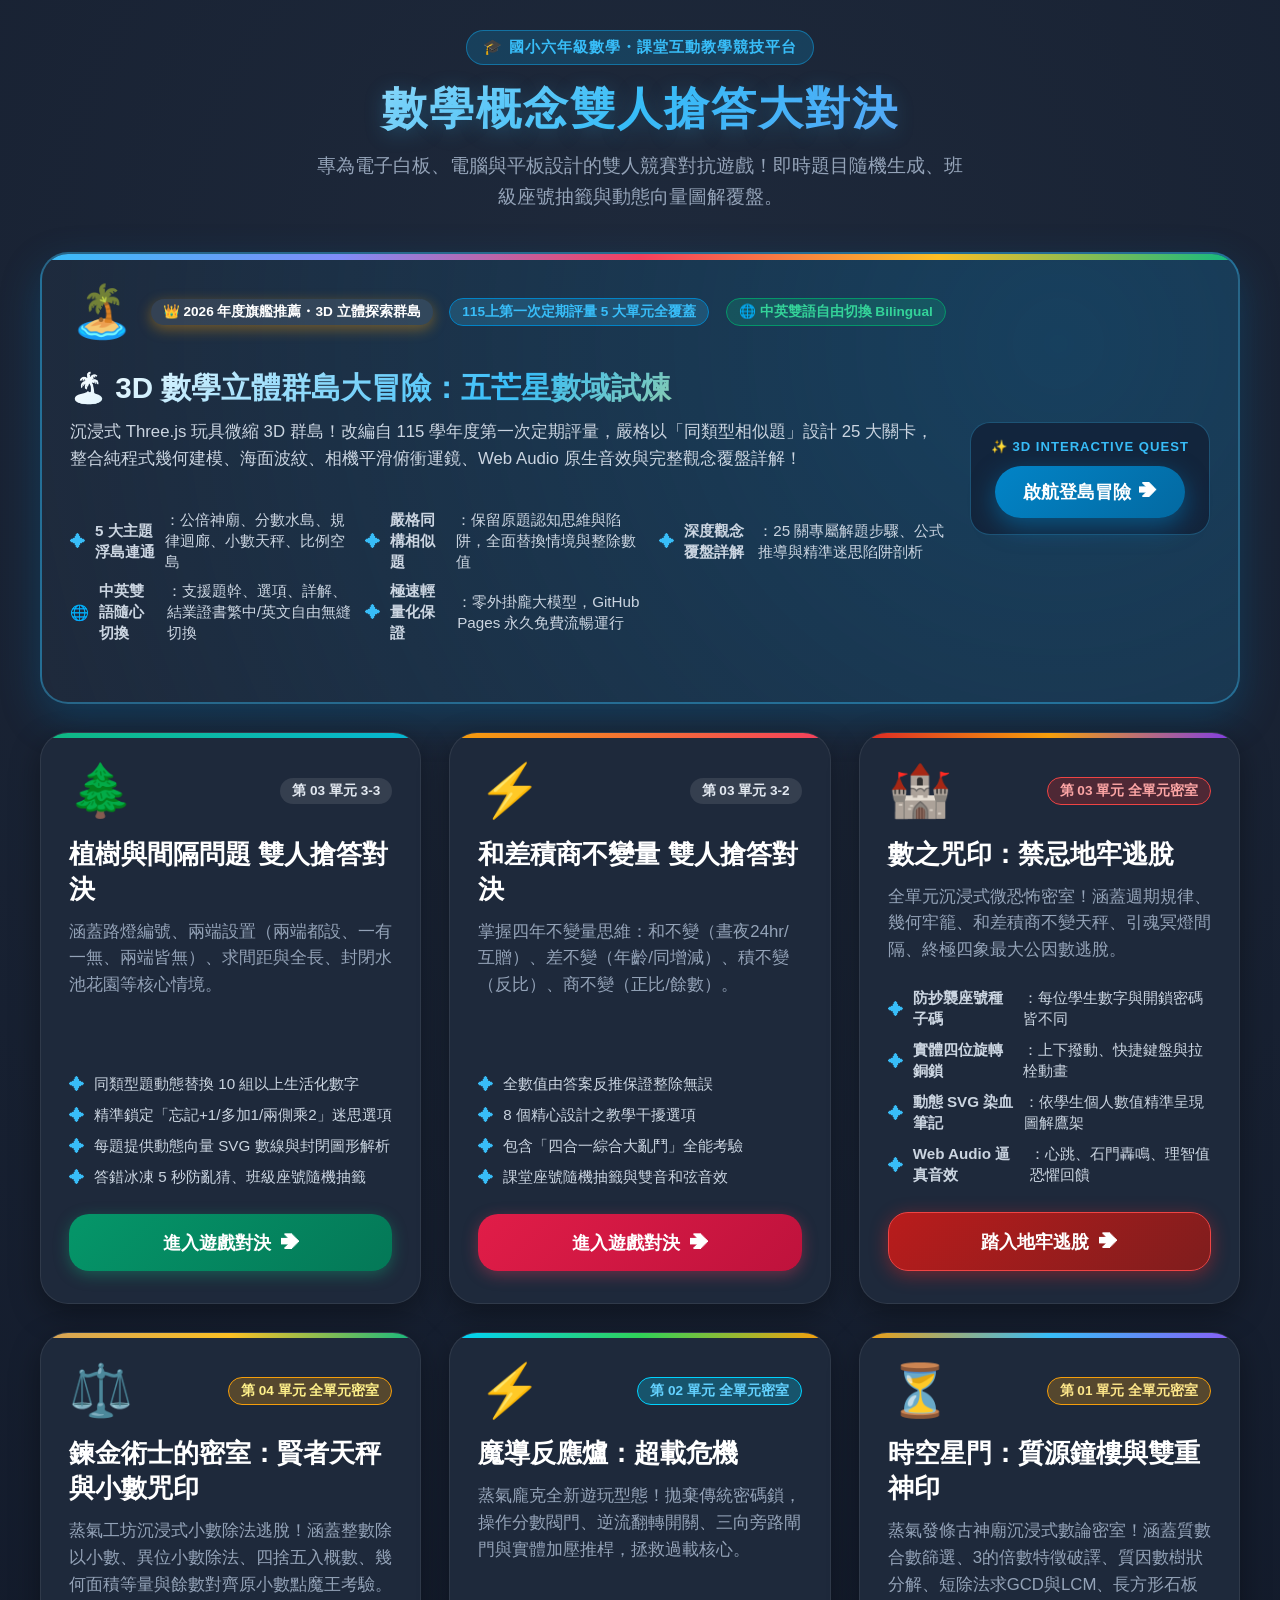
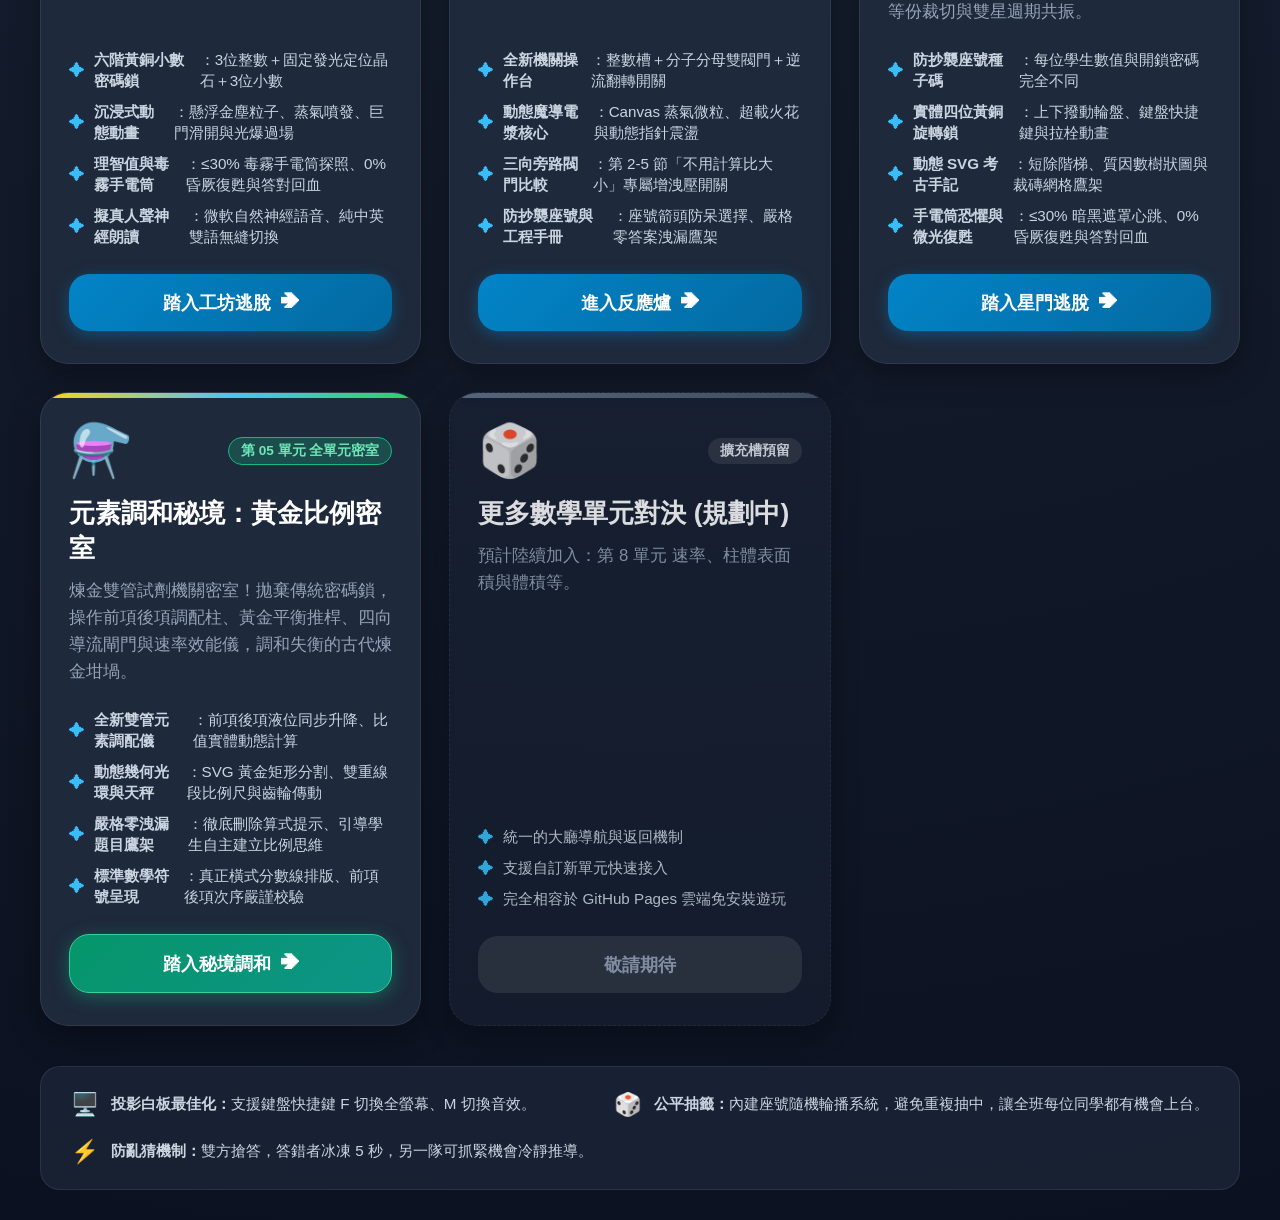
<file: index.html>
<!DOCTYPE html>
<html lang="zh-TW">
<head>
  <meta charset="UTF-8">
  <meta name="viewport" content="width=device-width, initial-scale=1.0">
  <title>國小數學互動學習館・雙人搶答對決競技場</title>
  <link rel="stylesheet" href="portal.css?v=20261005_4">
</head>
<body>

  <div class="portal-container">
    <!-- 頂部大標題 -->
    <header class="portal-header">
      <div class="badge-tag">🎓 國小六年級數學・課堂互動教學競技平台</div>
      <h1 class="portal-title">數學概念雙人搶答大對決</h1>
      <p class="portal-subtitle">專為電子白板、電腦與平板設計的雙人競賽對抗遊戲！即時題目隨機生成、班級座號抽籤與動態向量圖解覆盤。</p>
    </header>

    <!-- 遊戲卡片列表 (今後可持續新增) -->
    <main class="games-grid">

      <!-- 👑 旗艦推薦：🏝️ 3D 數學立體群島大冒險 (跨全寬旗艦卡片) -->
      <a href="games/math-island-3d/index.html" class="game-card theme-island-3d">
        <div class="flagship-grid-content">
          <div class="card-top">
            <span class="card-icon">🏝️</span>
            <span class="unit-tag flagship-badge">👑 2026 年度旗艦推薦・3D 立體探索群島</span>
            <span class="unit-tag" style="background: rgba(56, 189, 248, 0.2); color: #38bdf8; border: 1px solid #0284c7;">115上第一次定期評量 5 大單元全覆蓋</span>
            <span class="unit-tag" style="background: rgba(16, 185, 129, 0.2); color: #34d399; border: 1px solid #059669;">🌐 中英雙語自由切換 Bilingual</span>
          </div>
          <h2 class="card-title" style="font-size: 1.85rem; margin: 10px 0; background: linear-gradient(135deg, #ffffff 0%, #38bdf8 50%, #fde047 100%); -webkit-background-clip: text; -webkit-text-fill-color: transparent;">
            🏝️ 3D 數學立體群島大冒險：五芒星數域試煉
          </h2>
          <p class="card-desc" style="font-size: 1.05rem; line-height: 1.6; color: #cbd5e1;">
            沉浸式 Three.js 玩具微縮 3D 群島！改編自 115 學年度第一次定期評量，嚴格以「同類型相似題」設計 25 大關卡，整合純程式幾何建模、海面波紋、相機平滑俯衝運鏡、Web Audio 原生音效與完整觀念覆盤詳解！
          </p>
          
          <ul class="feature-list" style="margin-top: 14px; display: grid; grid-template-columns: repeat(auto-fit, minmax(280px, 1fr)); gap: 8px;">
            <li><span class="f-icon">✦</span> <strong>5 大主題浮島連通</strong>：公倍神廟、分數水島、規律迴廊、小數天秤、比例空島</li>
            <li><span class="f-icon">✦</span> <strong>嚴格同構相似題</strong>：保留原題認知思維與陷阱，全面替換情境與整除數值</li>
            <li><span class="f-icon">✦</span> <strong>深度觀念覆盤詳解</strong>：25 關專屬解題步驟、公式推導與精準迷思陷阱剖析</li>
            <li><span class="f-icon">🌐</span> <strong>中英雙語隨心切換</strong>：支援題幹、選項、詳解、結業證書繁中/英文自由無縫切換</li>
            <li><span class="f-icon">✦</span> <strong>極速輕量化保證</strong>：零外掛龐大模型，GitHub Pages 永久免費流暢運行</li>
          </ul>
        </div>

        <div class="flagship-cta">
          <span class="cta-tag">✨ 3D INTERACTIVE QUEST</span>
          <div class="cta-btn-main">
            <span>啟航登島冒險</span>
            <span>➔</span>
          </div>
        </div>
      </a>

      <!-- 遊戲 1：植樹與間隔問題 -->
      <a href="games/tree-intervals/index.html" class="game-card theme-tree">
        <div class="card-top">
          <span class="card-icon">🌲</span>
          <span class="unit-tag">第 03 單元 3-3</span>
        </div>
        <h2 class="card-title">植樹與間隔問題 雙人搶答對決</h2>
        <p class="card-desc">涵蓋路燈編號、兩端設置（兩端都設、一有一無、兩端皆無）、求間距與全長、封閉水池花園等核心情境。</p>
        
        <ul class="feature-list">
          <li><span class="f-icon">✦</span> 同類型題動態替換 10 組以上生活化數字</li>
          <li><span class="f-icon">✦</span> 精準鎖定「忘記+1/多加1/兩側乘2」迷思選項</li>
          <li><span class="f-icon">✦</span> 每題提供動態向量 SVG 數線與封閉圖形解析</li>
          <li><span class="f-icon">✦</span> 答錯冰凍 5 秒防亂猜、班級座號隨機抽籤</li>
        </ul>

        <div class="play-btn">
          <span>進入遊戲對決</span>
          <span>➔</span>
        </div>
      </a>

      <!-- 遊戲 2：和差積商不變量 -->
      <a href="games/invariant-quantities/index.html" class="game-card theme-invariant">
        <div class="card-top">
          <span class="card-icon">⚡</span>
          <span class="unit-tag">第 03 單元 3-2</span>
        </div>
        <h2 class="card-title">和差積商不變量 雙人搶答對決</h2>
        <p class="card-desc">掌握四年不變量思維：和不變（晝夜24hr/互贈）、差不變（年齡/同增減）、積不變（反比）、商不變（正比/餘數）。</p>
        
        <ul class="feature-list">
          <li><span class="f-icon">✦</span> 全數值由答案反推保證整除無誤</li>
          <li><span class="f-icon">✦</span> 8 個精心設計之教學干擾選項</li>
          <li><span class="f-icon">✦</span> 包含「四合一綜合大亂鬥」全能考驗</li>
          <li><span class="f-icon">✦</span> 課堂座號隨機抽籤與雙音和弦音效</li>
        </ul>

        <div class="play-btn">
          <span>進入遊戲對決</span>
          <span>➔</span>
        </div>
      </a>

      <!-- 遊戲 3：數之咒印：禁忌地牢逃脫 (全新密室闖關) -->
      <a href="games/curse-of-numbers/index.html" class="game-card theme-dungeon">
        <div class="card-top">
          <span class="card-icon">🏰</span>
          <span class="unit-tag" style="background: rgba(220, 38, 38, 0.25); color: #fca5a5; border: 1px solid #ef4444;">第 03 單元 全單元密室</span>
        </div>
        <h2 class="card-title">數之咒印：禁忌地牢逃脫</h2>
        <p class="card-desc">全單元沉浸式微恐怖密室！涵蓋週期規律、幾何牢籠、和差積商不變天秤、引魂冥燈間隔、終極四象最大公因數逃脫。</p>
        
        <ul class="feature-list">
          <li><span class="f-icon">✦</span> <strong>防抄襲座號種子碼</strong>：每位學生數字與開鎖密碼皆不同</li>
          <li><span class="f-icon">✦</span> <strong>實體四位旋轉銅鎖</strong>：上下撥動、快捷鍵盤與拉栓動畫</li>
          <li><span class="f-icon">✦</span> <strong>動態 SVG 染血筆記</strong>：依學生個人數值精準呈現圖解鷹架</li>
          <li><span class="f-icon">✦</span> <strong>Web Audio 逼真音效</strong>：心跳、石門轟鳴、理智值恐懼回饋</li>
        </ul>

        <div class="play-btn">
          <span>踏入地牢逃脫</span>
          <span>➔</span>
        </div>
      </a>

      <!-- 遊戲 4：鍊金術士的密室：賢者天秤與小數咒印 (第 04 單元小數除法全新密室) -->
      <a href="games/alchemist-scales/index.html" class="game-card theme-alchemist">
        <div class="card-top">
          <span class="card-icon">⚖️</span>
          <span class="unit-tag" style="background: rgba(245, 158, 11, 0.25); color: #fef08a; border: 1px solid #f59e0b;">第 04 單元 全單元密室</span>
        </div>
        <h2 class="card-title">鍊金術士的密室：賢者天秤與小數咒印</h2>
        <p class="card-desc">蒸氣工坊沉浸式小數除法逃脫！涵蓋整數除以小數、異位小數除法、四捨五入概數、幾何面積等量與餘數對齊原小數點魔王考驗。</p>
        
        <ul class="feature-list">
          <li><span class="f-icon">✦</span> <strong>六階黃銅小數密碼鎖</strong>：3位整數＋固定發光定位晶石＋3位小數</li>
          <li><span class="f-icon">✦</span> <strong>沉浸式動態動畫</strong>：懸浮金塵粒子、蒸氣噴發、巨門滑開與光爆過場</li>
          <li><span class="f-icon">✦</span> <strong>理智值與毒霧手電筒</strong>：≤30% 毒霧手電筒探照、0% 昏厥復甦與答對回血</li>
          <li><span class="f-icon">✦</span> <strong>擬真人聲神經朗讀</strong>：微軟自然神經語音、純中英雙語無縫切換</li>
        </ul>

        <div class="play-btn">
          <span>踏入工坊逃脫</span>
          <span>➔</span>
        </div>
      </a>

      <!-- 遊戲 5：魔導反應爐：超載危機 (第 02 單元分數除法全新機關密室) -->
      <a href="games/reactor-core/index.html" class="game-card theme-reactor">
        <div class="card-top">
          <span class="card-icon">⚡</span>
          <span class="unit-tag" style="background: rgba(0, 210, 255, 0.25); color: #64d2ff; border: 1px solid #00d2ff;">第 02 單元 全單元密室</span>
        </div>
        <h2 class="card-title">魔導反應爐：超載危機</h2>
        <p class="card-desc">蒸氣龐克全新遊玩型態！拋棄傳統密碼鎖，操作分數閥門、逆流翻轉開關、三向旁路閘門與實體加壓推桿，拯救過載核心。</p>
        
        <ul class="feature-list">
          <li><span class="f-icon">✦</span> <strong>全新機關操作台</strong>：整數槽＋分子分母雙閥門＋逆流翻轉開關</li>
          <li><span class="f-icon">✦</span> <strong>動態魔導電漿核心</strong>：Canvas 蒸氣微粒、超載火花與動態指針震盪</li>
          <li><span class="f-icon">✦</span> <strong>三向旁路閥門比較</strong>：第 2-5 節「不用計算比大小」專屬增洩壓開關</li>
          <li><span class="f-icon">✦</span> <strong>防抄襲座號與工程手冊</strong>：座號箭頭防呆選擇、嚴格零答案洩漏鷹架</li>
        </ul>

        <div class="play-btn">
          <span>進入反應爐</span>
          <span>➔</span>
        </div>
      </a>

      <!-- 遊戲 6：時空星門：質源鐘樓與雙重神印 (第 01 單元最大公因數與最小公倍數全新密室) -->
      <a href="games/celestial-clockwork/index.html" class="game-card theme-clockwork">
        <div class="card-top">
          <span class="card-icon">⏳</span>
          <span class="unit-tag" style="background: rgba(245, 158, 11, 0.25); color: #fde68a; border: 1px solid #f59e0b;">第 01 單元 全單元密室</span>
        </div>
        <h2 class="card-title">時空星門：質源鐘樓與雙重神印</h2>
        <p class="card-desc">蒸氣發條古神廟沉浸式數論密室！涵蓋質數合數篩選、3的倍數特徵破譯、質因數樹狀分解、短除法求GCD與LCM、長方形石板等份裁切與雙星週期共振。</p>
        
        <ul class="feature-list">
          <li><span class="f-icon">✦</span> <strong>防抄襲座號種子碼</strong>：每位學生數值與開鎖密碼完全不同</li>
          <li><span class="f-icon">✦</span> <strong>實體四位黃銅旋轉鎖</strong>：上下撥動輪盤、鍵盤快捷鍵與拉栓動畫</li>
          <li><span class="f-icon">✦</span> <strong>動態 SVG 考古手記</strong>：短除階梯、質因數樹狀圖與裁磚網格鷹架</li>
          <li><span class="f-icon">✦</span> <strong>手電筒恐懼與微光復甦</strong>：≤30% 暗黑遮罩心跳、0% 昏厥復甦與答對回血</li>
        </ul>

        <div class="play-btn">
          <span>踏入星門逃脫</span>
          <span>➔</span>
        </div>
      </a>

      <!-- 遊戲 7：元素調和秘境：黃金比例密室 (第 05 單元比與比值全新機關密室) -->
      <a href="games/crucible-of-ratios/index.html" class="game-card theme-crucible">
        <div class="card-top">
          <span class="card-icon">⚗️</span>
          <span class="unit-tag" style="background: rgba(16, 185, 129, 0.25); color: #6ee7b7; border: 1px solid #10b981;">第 05 單元 全單元密室</span>
        </div>
        <h2 class="card-title">元素調和秘境：黃金比例密室</h2>
        <p class="card-desc">煉金雙管試劑機關密室！拋棄傳統密碼鎖，操作前項後項調配柱、黃金平衡推桿、四向導流閘門與速率效能儀，調和失衡的古代煉金坩堝。</p>
        
        <ul class="feature-list">
          <li><span class="f-icon">✦</span> <strong>全新雙管元素調配儀</strong>：前項後項液位同步升降、比值實體動態計算</li>
          <li><span class="f-icon">✦</span> <strong>動態幾何光環與天秤</strong>：SVG 黃金矩形分割、雙重線段比例尺與齒輪傳動</li>
          <li><span class="f-icon">✦</span> <strong>嚴格零洩漏題目鷹架</strong>：徹底刪除算式提示、引導學生自主建立比例思維</li>
          <li><span class="f-icon">✦</span> <strong>標準數學符號呈現</strong>：真正橫式分數線排版、前項後項次序嚴謹校驗</li>
        </ul>

        <div class="play-btn">
          <span>踏入秘境調和</span>
          <span>➔</span>
        </div>
      </a>

      <!-- 預留擴充卡片 (未來隨時新增) -->
      <div class="game-card theme-future">
        <div class="card-top">
          <span class="card-icon">🎲</span>
          <span class="unit-tag">擴充槽預留</span>
        </div>
        <h2 class="card-title">更多數學單元對決 (規劃中)</h2>
        <p class="card-desc">預計陸續加入：第 8 單元 速率、柱體表面積與體積等。</p>
        
        <ul class="feature-list">
          <li><span class="f-icon">✦</span> 統一的大廳導航與返回機制</li>
          <li><span class="f-icon">✦</span> 支援自訂新單元快速接入</li>
          <li><span class="f-icon">✦</span> 完全相容於 GitHub Pages 雲端免安裝遊玩</li>
        </ul>

        <div class="play-btn future-btn">
          <span>敬請期待</span>
        </div>
      </div>

    </main>

    <!-- 底部課堂教學建議 -->
    <footer class="portal-footer-tips">
      <div class="tip-item">
        <span class="tip-icon">🖥️</span>
        <span><strong>投影白板最佳化：</strong>支援鍵盤快捷鍵 <kbd>F</kbd> 切換全螢幕、<kbd>M</kbd> 切換音效。</span>
      </div>
      <div class="tip-item">
        <span class="tip-icon">🎲</span>
        <span><strong>公平抽籤：</strong>內建座號隨機輪播系統，避免重複抽中，讓全班每位同學都有機會上台。</span>
      </div>
      <div class="tip-item">
        <span class="tip-icon">⚡</span>
        <span><strong>防亂猜機制：</strong>雙方搶答，答錯者冰凍 5 秒，另一隊可抓緊機會冷靜推導。</span>
      </div>
    </footer>
  </div>

</body>
</html>
</file>
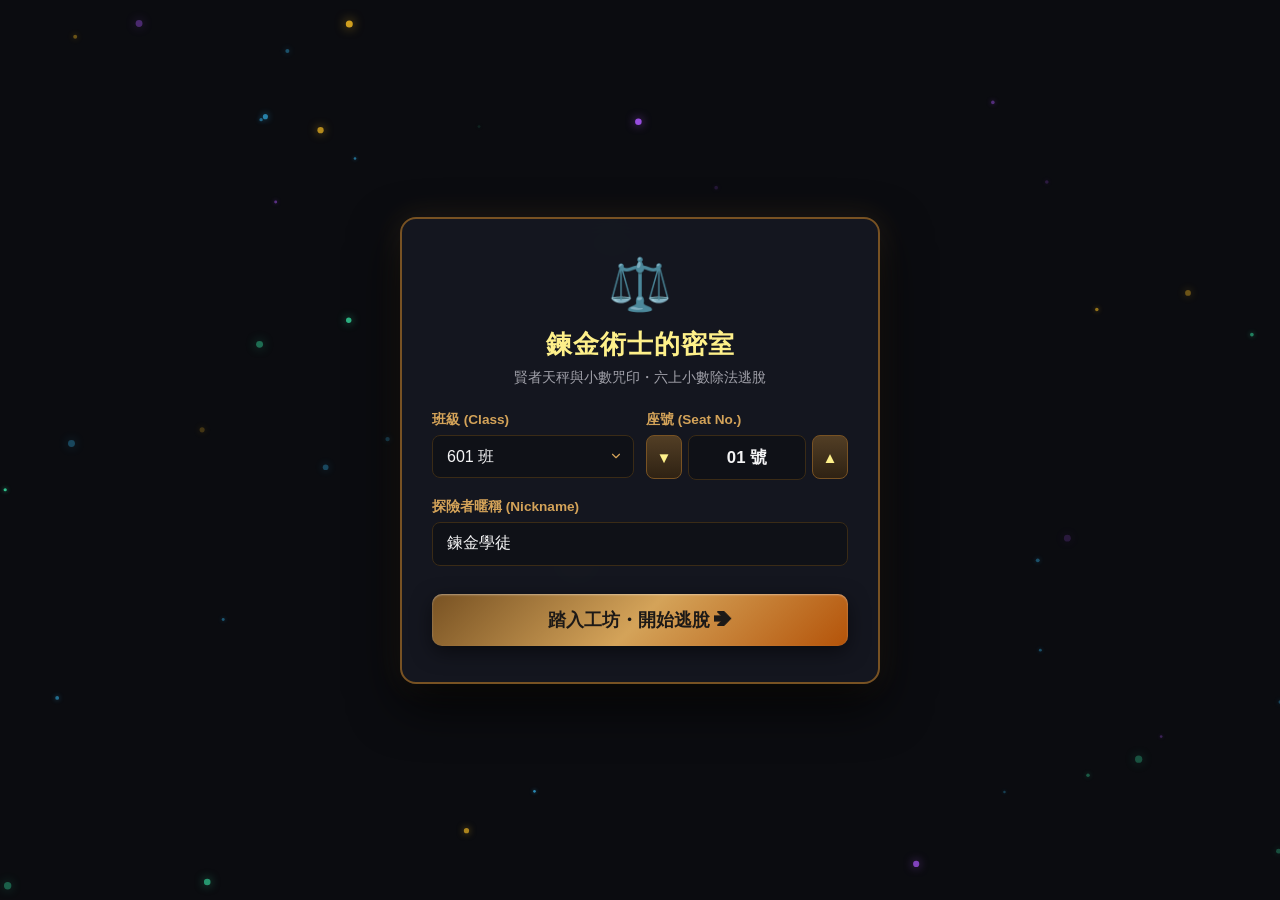
<file: games/alchemist-scales/index.html>
<!DOCTYPE html>
<html lang="zh-TW">
<head>
  <meta charset="UTF-8">
  <meta name="viewport" content="width=device-width, initial-scale=1.0">
  <title>鍊金術士的密室：賢者天秤與小數咒印 | 康軒六上數學第 04 單元小數除法逃脫</title>
  <link rel="stylesheet" href="css/alchemist.css?v=20261005_1">
</head>
<body>

  <!-- 1. 背景懸浮魔導金塵粒子 (HTML5 Canvas) -->
  <canvas id="alchemyCanvas"></canvas>

  <!-- 2. 手電筒暗黑遮罩 (理智 ≤ 30% 啟動，滑鼠聚光燈) -->
  <div class="torch-mask" id="torchMask"></div>

  <!-- 3. 劇毒蒸氣回火爆發層 (答錯時紫霧震動) -->
  <div class="toxic-burst-overlay" id="toxicBurstOverlay"></div>

  <!-- 4. 巨型魔導鋼門滑開轉場層 (答對開鎖時金光推進) -->
  <div class="vault-door-overlay" id="vaultDoorOverlay">
    <div class="vault-door-left"></div>
    <div class="vault-light-beam"></div>
    <div class="vault-door-right"></div>
  </div>

  <!-- 5. 遊戲主應用容器 -->
  <div class="app-container" id="appContainer">

    <!-- A. 登入設定畫面 -->
    <section class="login-screen" id="loginScreen">
      <div class="login-card">
        <div class="login-emblem">⚖️</div>
        <h1 class="login-title">鍊金術士的密室</h1>
        <p class="login-subtitle">賢者天秤與小數咒印・六上小數除法逃脫</p>

        <form id="loginForm">
          <div class="form-row">
            <div class="form-group">
              <label for="inputClass">班級 (Class)</label>
              <select class="form-input form-select" id="inputClass" title="選擇班級">
                <option value="601" selected>601 班</option>
                <option value="602">602 班</option>
                <option value="603">603 班</option>
                <option value="604">604 班</option>
                <option value="605">605 班</option>
                <option value="606">606 班</option>
                <option value="607">607 班</option>
                <option value="608">608 班</option>
                <option value="609">609 班</option>
                <option value="610">610 班</option>
                <option value="611">611 班</option>
                <option value="612">612 班</option>
              </select>
            </div>
            <div class="form-group">
              <label for="inputSeat">座號 (Seat No.)</label>
              <div class="seat-stepper-wrap">
                <button type="button" class="stepper-btn" id="btnSeatDown" aria-label="座號減 1">▼</button>
                <select class="form-input form-select stepper-select" id="inputSeat" title="選擇座號 (01~45)">
                  <option value="01" selected>01 號</option>
                  <option value="02">02 號</option>
                  <option value="03">03 號</option>
                  <option value="04">04 號</option>
                  <option value="05">05 號</option>
                  <option value="06">06 號</option>
                  <option value="07">07 號</option>
                  <option value="08">08 號</option>
                  <option value="09">09 號</option>
                  <option value="10">10 號</option>
                  <option value="11">11 號</option>
                  <option value="12">12 號</option>
                  <option value="13">13 號</option>
                  <option value="14">14 號</option>
                  <option value="15">15 號</option>
                  <option value="16">16 號</option>
                  <option value="17">17 號</option>
                  <option value="18">18 號</option>
                  <option value="19">19 號</option>
                  <option value="20">20 號</option>
                  <option value="21">21 號</option>
                  <option value="22">22 號</option>
                  <option value="23">23 號</option>
                  <option value="24">24 號</option>
                  <option value="25">25 號</option>
                  <option value="26">26 號</option>
                  <option value="27">27 號</option>
                  <option value="28">28 號</option>
                  <option value="29">29 號</option>
                  <option value="30">30 號</option>
                  <option value="31">31 號</option>
                  <option value="32">32 號</option>
                  <option value="33">33 號</option>
                  <option value="34">34 號</option>
                  <option value="35">35 號</option>
                  <option value="36">36 號</option>
                  <option value="37">37 號</option>
                  <option value="38">38 號</option>
                  <option value="39">39 號</option>
                  <option value="40">40 號</option>
                  <option value="41">41 號</option>
                  <option value="42">42 號</option>
                  <option value="43">43 號</option>
                  <option value="44">44 號</option>
                  <option value="45">45 號</option>
                </select>
                <button type="button" class="stepper-btn" id="btnSeatUp" aria-label="座號加 1">▲</button>
              </div>
            </div>
          </div>

          <div class="form-group">
            <label for="inputNickname">探險者暱稱 (Nickname)</label>
            <input type="text" class="form-input" id="inputNickname" placeholder="輸入學生暱稱" value="鍊金學徒" required>
          </div>

          <button type="submit" class="btn-start-game" id="btnStartGame">
            踏入工坊・開始逃脫 ➔
          </button>
        </form>
      </div>
    </section>

    <!-- B. 密室遊戲主畫面 -->
    <section class="game-screen" id="gameScreen" style="display: none;">
      <!-- 頂部極簡導覽列 -->
      <header class="top-bar">
        <div class="top-left">
          <div class="player-badge" id="playerBadge">
            <span>👤</span><span>鍊金學徒</span>
          </div>

          <div class="sanity-wrapper" title="理智值：答錯扣 15%，答對恢復，≤30% 濃霧手電筒">
            <span class="sanity-label">理智</span>
            <div class="sanity-bar" id="sanityBar">
              <div class="sanity-bar-fill" id="sanityBarFill" style="width: 100%;"></div>
            </div>
            <span class="sanity-value" id="sanityValue">100%</span>
          </div>
        </div>

        <div class="top-right">
          <button type="button" class="btn-nav" id="btnNotebook">
            <span>📖</span><span>染血筆記</span>
          </button>
          <button type="button" class="btn-nav" id="btnTts">
            <span>🔊</span><span>朗讀</span>
          </button>
          <button type="button" class="btn-nav" id="btnLangToggle">
            <span>🌐</span><span>English</span>
          </button>
          <button type="button" class="btn-nav" id="btnLogout">
            <span>🚪</span><span>登出</span>
          </button>
        </div>
      </header>

      <!-- 密室內容主要區域 -->
      <main class="chamber-main">
        <!-- 題目與故事卡片 -->
        <article class="chamber-story-card">
          <div class="chamber-header-row">
            <h2 class="chamber-title" id="chamberTitle">第一密室：聖水瓶的分裝之門</h2>
            <span class="chamber-badge" id="chamberBadge">關卡 1 / 10</span>
          </div>

          <p class="story-content" id="storyContent">
            石壁刻有古老銘文，前方是一座龐大的分裝儀表...
          </p>

          <div class="question-box" id="questionContent">
            有一桶 12 公升的聖水，每 0.8 公升裝成一瓶，一共可以裝成幾瓶？
          </div>
        </article>

        <!-- 實體六階黃銅密碼鎖掛載點 -->
        <section class="physical-lock-section">
          <div id="lockMount"></div>
        </section>
      </main>
    </section>

  </div>

  <!-- 浮動提示 Toast -->
  <div class="game-toast" id="gameToast"></div>

  <!-- 模態視窗 1：染血筆記本 (鷹架與動態 SVG 圖解) -->
  <div class="modal-overlay" id="notebookModal">
    <div class="modal-card">
      <button type="button" class="modal-close-btn" id="btnCloseNotebook" aria-label="關閉筆記">✕</button>
      <div id="notebookBody"></div>
    </div>
  </div>

  <!-- 模態視窗 2：0% 昏厥崩潰與微光復甦 -->
  <div class="modal-overlay" id="revivalModal">
    <div class="modal-card" style="text-align: center;">
      <div style="font-size: 3rem; margin-bottom: 10px;">💀 ➔ ✨</div>
      <h2 style="color: #fca5a5; margin-bottom: 10px;">理智值耗盡・昏厥甦醒</h2>
      <p style="color: #d4d4d8; font-size: 0.95rem; line-height: 1.6; margin-bottom: 20px;">
        濃厚的毒霧吞噬了你的意識... 賢者的英靈引導你翻開筆記本，重新審視小數除法的移位與對齊奧秘！
      </p>
      <button type="button" class="btn-pull-shackle" id="btnReviveConfirm">
        領悟法則・重獲光明 (理智恢復至 40%)
      </button>
    </div>
  </div>

  <!-- 模態視窗 3：生還脫出結算證書 -->
  <div class="modal-overlay" id="victoryModal">
    <div class="modal-card certificate-card">
      <div class="cert-header">
        <div class="cert-emblem">🏆</div>
        <h2 class="cert-title">賢者脫出生還證書</h2>
        <div class="cert-stars" id="certStars">⭐⭐⭐</div>
        <div class="cert-honor-title" id="certTitle">賢者之石傳奇煉成師</div>
      </div>

      <div class="cert-data-grid">
        <div class="cert-data-item">
          <span class="cert-label">探險勇者</span>
          <span class="cert-val" id="certNickname">鍊金學徒</span>
        </div>
        <div class="cert-data-item">
          <span class="cert-label">班級座號</span>
          <span class="cert-val" id="certClassSeat">601 班 01 號</span>
        </div>
        <div class="cert-data-item">
          <span class="cert-label">通關耗時</span>
          <span class="cert-val" id="certTime">05 分 20 秒</span>
        </div>
        <div class="cert-data-item">
          <span class="cert-label">最終理智值</span>
          <span class="cert-val" id="certSanity" style="color: #34d399;">95%</span>
        </div>
        <div class="cert-data-item" style="grid-column: span 2;">
          <span class="cert-label">總失誤次數</span>
          <span class="cert-val" id="certWrong">1 次</span>
        </div>
      </div>

      <div class="cert-action-row">
        <button type="button" class="btn-nav" id="btnCertPrint">🖨️ 列印/截圖留存</button>
        <button type="button" class="btn-nav" id="btnCertRestart">🔄 再次挑戰</button>
        <a href="../../index.html" class="btn-nav" style="text-decoration: none;">🏠 返回大廳</a>
      </div>
    </div>
  </div>

  <!-- 核心模組載入順序 -->
  <script src="js/prng.js?v=20261005_1"></script>
  <script src="js/audio-manager.js?v=20261005_1"></script>
  <script src="js/questions.js?v=20261005_1"></script>
  <script src="js/diagram-renderer.js?v=20261005_1"></script>
  <script src="js/lock-system.js?v=20261005_1"></script>
  <script src="js/tts-reader.js?v=20261005_1"></script>
  <script src="js/alchemy-fx.js?v=20261005_1"></script>
  <script src="js/game-controller.js?v=20261005_1"></script>
</body>
</html>
</file>
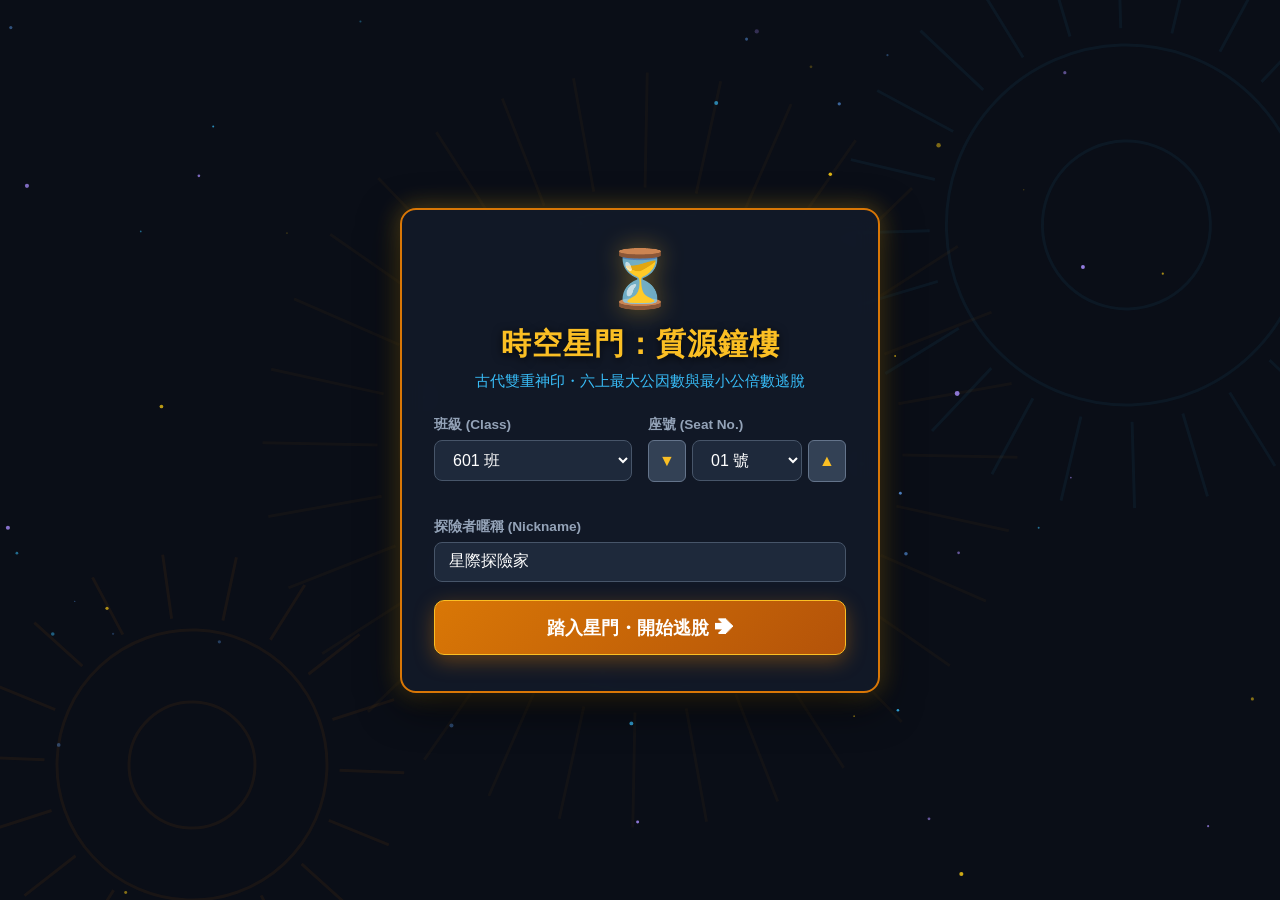
<file: games/celestial-clockwork/index.html>
<!DOCTYPE html>
<html lang="zh-TW">
<head>
  <meta charset="UTF-8">
  <meta name="viewport" content="width=device-width, initial-scale=1.0">
  <title>時空星門：質源鐘樓與雙重神印 | 康軒六上數學 第01單元 最大公因數與最小公倍數密室逃脫</title>
  <link rel="stylesheet" href="css/clockwork.css?v=20261006_1">
</head>
<body>

  <!-- 1. 背景懸浮星塵與旋轉齒輪 (HTML5 Canvas) -->
  <canvas id="clockworkCanvas"></canvas>

  <!-- 2. 手電筒暗黑遮罩 (理智 ≤ 30% 啟動，滑鼠探照聚光燈) -->
  <div class="torch-mask" id="torchMask"></div>

  <!-- 3. 星門過場光爆遮罩 (解鎖正確時星門開啟推進) -->
  <div class="stargate-overlay" id="stargateOverlay"></div>

  <!-- 4. 遊戲主應用容器 -->
  <div class="app-container" id="appContainer">

    <!-- A. 登入設定畫面 -->
    <section class="login-screen" id="loginScreen">
      <div class="login-card">
        <div class="login-emblem">⏳</div>
        <h1 class="login-title">時空星門：質源鐘樓</h1>
        <p class="login-subtitle">古代雙重神印・六上最大公因數與最小公倍數逃脫</p>

        <form id="loginForm">
          <div class="form-row">
            <div class="form-group">
              <label for="inputClass">班級 (Class)</label>
              <select class="form-input form-select" id="inputClass" title="選擇班級">
                <option value="601" selected>601 班</option>
                <option value="602">602 班</option>
                <option value="603">603 班</option>
                <option value="604">604 班</option>
                <option value="605">605 班</option>
                <option value="606">606 班</option>
                <option value="607">607 班</option>
                <option value="608">608 班</option>
                <option value="609">609 班</option>
                <option value="610">610 班</option>
                <option value="611">611 班</option>
                <option value="612">612 班</option>
              </select>
            </div>
            <div class="form-group">
              <label for="inputSeat">座號 (Seat No.)</label>
              <div class="seat-stepper-wrap">
                <button type="button" class="stepper-btn" id="btnSeatDown" aria-label="座號減 1">▼</button>
                <select class="form-input form-select stepper-select" id="inputSeat" title="選擇座號 (01~45)">
                  <option value="01" selected>01 號</option>
                  <option value="02">02 號</option>
                  <option value="03">03 號</option>
                  <option value="04">04 號</option>
                  <option value="05">05 號</option>
                  <option value="06">06 號</option>
                  <option value="07">07 號</option>
                  <option value="08">08 號</option>
                  <option value="09">09 號</option>
                  <option value="10">10 號</option>
                  <option value="11">11 號</option>
                  <option value="12">12 號</option>
                  <option value="13">13 號</option>
                  <option value="14">14 號</option>
                  <option value="15">15 號</option>
                  <option value="16">16 號</option>
                  <option value="17">17 號</option>
                  <option value="18">18 號</option>
                  <option value="19">19 號</option>
                  <option value="20">20 號</option>
                  <option value="21">21 號</option>
                  <option value="22">22 號</option>
                  <option value="23">23 號</option>
                  <option value="24">24 號</option>
                  <option value="25">25 號</option>
                  <option value="26">26 號</option>
                  <option value="27">27 號</option>
                  <option value="28">28 號</option>
                  <option value="29">29 號</option>
                  <option value="30">30 號</option>
                  <option value="31">31 號</option>
                  <option value="32">32 號</option>
                  <option value="33">33 號</option>
                  <option value="34">34 號</option>
                  <option value="35">35 號</option>
                  <option value="36">36 號</option>
                  <option value="37">37 號</option>
                  <option value="38">38 號</option>
                  <option value="39">39 號</option>
                  <option value="40">40 號</option>
                  <option value="41">41 號</option>
                  <option value="42">42 號</option>
                  <option value="43">43 號</option>
                  <option value="44">44 號</option>
                  <option value="45">45 號</option>
                </select>
                <button type="button" class="stepper-btn" id="btnSeatUp" aria-label="座號加 1">▲</button>
              </div>
            </div>
          </div>

          <div class="form-group">
            <label for="inputNickname">探險者暱稱 (Nickname)</label>
            <input type="text" class="form-input" id="inputNickname" placeholder="輸入學生暱稱" value="星際探險家" required>
          </div>

          <button type="submit" class="btn-start-game" id="btnStartGame">
            踏入星門・開始逃脫 ➔
          </button>
        </form>
      </div>
    </section>

    <!-- B. 密室遊戲主畫面 -->
    <section class="game-screen" id="gameScreen" style="display: none;">
      <!-- 頂部極簡導覽列 -->
      <header class="top-bar">
        <div class="top-left">
          <div class="player-badge" id="playerBadge">
            <span>👤</span><span id="playerBadgeName">星際探險家</span>
          </div>

          <div class="sanity-wrapper" title="理智值：答錯扣 15%，一次答對 +25%，≤30% 暗黑手電筒">
            <span class="sanity-label">理智</span>
            <div class="sanity-bar" id="sanityBar">
              <div class="sanity-bar-fill" id="sanityBarFill" style="width: 100%;"></div>
            </div>
            <span class="sanity-value" id="sanityValue">100%</span>
          </div>
        </div>

        <div class="top-right">
          <button type="button" class="btn-nav" id="btnNotebook">
            <span>📖</span><span>考古筆記</span>
          </button>
          <button type="button" class="btn-nav" id="btnTts">
            <span>🔊</span><span>朗讀</span>
          </button>
          <button type="button" class="btn-nav" id="btnLangToggle">
            <span>🌐</span><span>English</span>
          </button>
          <button type="button" class="btn-nav" id="btnLogout">
            <span>🚪</span><span>登出</span>
          </button>
        </div>
      </header>

      <!-- 密室內容主要區域 -->
      <main class="chamber-main">
        <!-- 題目與故事卡片 -->
        <article class="chamber-story-card">
          <div class="chamber-header-row">
            <h2 class="chamber-title" id="chamberTitle">第一密室：質源之石的辨識</h2>
            <span class="chamber-badge" id="chamberBadge">關卡 1 / 10</span>
          </div>

          <p class="story-content" id="storyContent">
            石壁刻有古老銘文，前方是一座龐大的鐘樓齒輪組...
          </p>

          <div class="question-box" id="questionContent">
            請計算找出所有質源原石之數值總和，得出開門之密碼！
          </div>
        </article>

        <!-- 實體 4 位黃銅旋轉密碼鎖掛載點 -->
        <section class="physical-lock-section">
          <div id="lockMount"></div>
        </section>
      </main>
    </section>

  </div>

  <!-- 浮動提示 Toast -->
  <div class="game-toast" id="gameToast"></div>

  <!-- 模態視窗 1：考古筆記本 (鷹架與動態 SVG 圖解) -->
  <div class="modal-overlay" id="notebookModal">
    <div class="modal-card">
      <button type="button" class="modal-close-btn" id="btnCloseNotebook" aria-label="關閉筆記">✕</button>
      <div id="notebookBody"></div>
    </div>
  </div>

  <!-- 模態視窗 2：0% 昏厥甦醒與微光復甦 -->
  <div class="modal-overlay" id="revivalModal">
    <div class="modal-card" style="text-align: center;">
      <div style="font-size: 3rem; margin-bottom: 10px;">💀 ➔ 🌟</div>
      <h2 style="color: #fca5a5; margin-bottom: 10px;">理智值耗盡・昏厥甦醒</h2>
      <p style="color: #d4d4d8; font-size: 0.95rem; line-height: 1.6; margin-bottom: 20px;">
        古代時空的黑霧吞噬了你的意識... 星門的守護英靈喚醒了你，引導你翻開考古筆記，重新領悟質數與短除法的真諦！
      </p>
      <button type="button" class="btn-pull-shackle" id="btnReviveConfirm">
        領悟法則・重獲光明 (理智恢復至 40%)
      </button>
    </div>
  </div>

  <!-- 模態視窗 3：生還脫出結算證書 -->
  <div class="modal-overlay" id="victoryModal">
    <div class="modal-card certificate-card">
      <div class="cert-header">
        <div class="cert-emblem">🏆</div>
        <h2 class="cert-title">星門脫出生還證書</h2>
        <div class="cert-stars" id="certStars">⭐⭐⭐</div>
        <div class="cert-honor-title" id="certHonorTitle">傳奇星門破密大師</div>
      </div>

      <div class="cert-data-grid">
        <div class="cert-data-item">
          <span class="cert-label">探險勇者</span>
          <span class="cert-val" id="certNickname">星際探險家</span>
        </div>
        <div class="cert-data-item">
          <span class="cert-label">班級座號</span>
          <span class="cert-val" id="certClassSeat">601 班 01 號</span>
        </div>
        <div class="cert-data-item">
          <span class="cert-label">通關耗時</span>
          <span class="cert-val" id="certTime">05 分 20 秒</span>
        </div>
        <div class="cert-data-item">
          <span class="cert-label">最終理智值</span>
          <span class="cert-val" id="certSanity" style="color: #34d399;">95%</span>
        </div>
        <div class="cert-data-item" style="grid-column: span 2;">
          <span class="cert-label">總失誤次數</span>
          <span class="cert-val" id="certWrong">1 次</span>
        </div>
      </div>

      <div class="cert-action-row">
        <button type="button" class="btn-nav" id="btnCertPrint">🖨️ 列印/截圖留存</button>
        <button type="button" class="btn-nav" id="btnCertRestart">🔄 再次挑戰</button>
        <a href="../../index.html" class="btn-nav" style="text-decoration: none;">🏠 返回大廳</a>
      </div>
    </div>
  </div>

  <!-- 核心模組載入順序 -->
  <script src="js/prng.js?v=20261006_1"></script>
  <script src="js/audio-manager.js?v=20261006_1"></script>
  <script src="js/questions.js?v=20261006_1"></script>
  <script src="js/diagram-renderer.js?v=20261006_1"></script>
  <script src="js/lock-system.js?v=20261006_1"></script>
  <script src="js/tts-reader.js?v=20261006_1"></script>
  <script src="js/clockwork-fx.js?v=20261006_1"></script>
  <script src="js/game-controller.js?v=20261006_1"></script>
</body>
</html>
</file>
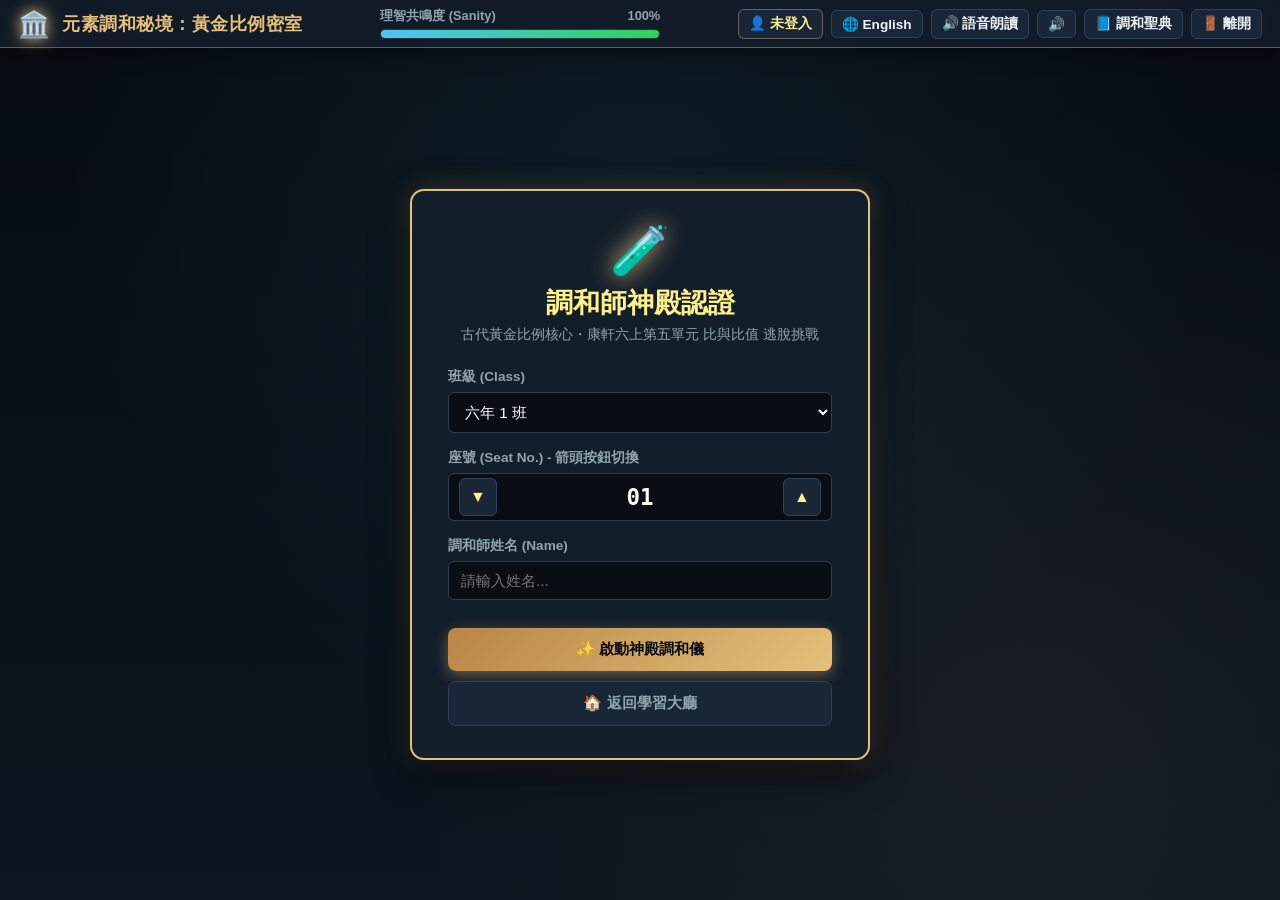
<file: games/crucible-of-ratios/index.html>
<!DOCTYPE html>
<html lang="zh-TW">
<head>
  <meta charset="UTF-8">
  <meta name="viewport" content="width=device-width, initial-scale=1.0">
  <title>元素調和秘境：黃金比例密室 | 康軒六上數學 第05單元 比與比值密室逃脫</title>
  <link rel="stylesheet" href="css/crucible.css?v=20261006_1">
</head>
<body>

  <!-- 全域頂部導覽列 -->
  <header class="app-header">
    <div class="header-left">
      <span class="brand-emblem">🏛️</span>
      <h1 class="brand-title">元素調和秘境：黃金比例密室</h1>
    </div>

    <div class="header-center">
      <div class="stability-box">
        <div class="stability-label">
          <span>理智共鳴度 (Sanity)</span>
          <span id="stability-val">100%</span>
        </div>
        <div class="stability-track">
          <div id="stability-bar" class="progress-fill normal" style="width: 100%;"></div>
        </div>
      </div>
    </div>

    <div class="header-right">
      <span class="user-badge" id="user-tag">👤 未登入</span>
      <button type="button" class="ctrl-btn" id="lang-toggle-btn">🌐 English</button>
      <button type="button" class="ctrl-btn" id="tts-toggle-btn" title="朗讀題目">🔊 語音朗讀</button>
      <button type="button" class="ctrl-btn" id="mute-toggle-btn" title="靜音切換">🔊</button>
      <button type="button" class="ctrl-btn" id="logbook-btn">📘 調和聖典</button>
      <button type="button" class="ctrl-btn" id="logout-btn">🚪 離開</button>
    </div>
  </header>

  <!-- 登入與座號設定畫面 -->
  <main id="login-screen" class="screen-view login-view">
    <div class="login-card">
      <div class="card-icon">🧪</div>
      <h2 class="card-title">調和師神殿認證</h2>
      <p class="card-subtitle">古代黃金比例核心・康軒六上第五單元 比與比值 逃脫挑戰</p>

      <div class="login-form">
        <div class="form-row">
          <label for="student-class">班級 (Class)</label>
          <select id="student-class" class="select-input">
            <option value="601">六年 1 班</option>
            <option value="602">六年 2 班</option>
            <option value="603">六年 3 班</option>
            <option value="604">六年 4 班</option>
            <option value="605">六年 5 班</option>
            <option value="606">六年 6 班</option>
            <option value="607">六年 7 班</option>
            <option value="608">六年 8 班</option>
            <option value="609">六年 9 班</option>
            <option value="610">六年 10 班</option>
            <option value="611">六年 11 班</option>
            <option value="612">六年 12 班</option>
          </select>
        </div>

        <div class="form-row">
          <label>座號 (Seat No.) - 箭頭按鈕切換</label>
          <div class="seat-stepper-box">
            <button type="button" class="stepper-arrow-btn" id="seat-down">▼</button>
            <div class="seat-number-window" id="seat-display">01</div>
            <button type="button" class="stepper-arrow-btn" id="seat-up">▲</button>
          </div>
        </div>

        <div class="form-row">
          <label for="student-name">調和師姓名 (Name)</label>
          <input type="text" id="student-name" class="text-input" placeholder="請輸入姓名..." maxlength="12">
        </div>

        <div class="login-actions">
          <button type="button" class="btn primary-btn" id="start-btn">✨ 啟動神殿調和儀</button>
          <a href="../../index.html" class="btn secondary-btn">🏠 返回學習大廳</a>
        </div>
      </div>
    </div>
  </main>

  <!-- 密室遊戲主畫面 -->
  <main id="game-screen" class="screen-view hidden">
    <!-- 頂部情境故事與關卡資訊 -->
    <section class="chamber-hero">
      <div class="chamber-meta-bar">
        <h2 id="chamber-title" class="chamber-name">第 1 層神殿：符號神印室</h2>
        <div class="progress-pill">
          <span id="section-badge" style="margin-right: 8px; color: var(--gold-light);">5-1 比與比值</span>
          進度：<span id="chamber-progress">1 / 10</span>
        </div>
      </div>
      <p id="chamber-story" class="chamber-narrative">載入神殿封印情境中...</p>
    </section>

    <!-- 主雙欄佈局：左側神殿調和環 + 右側實體操作台 -->
    <section class="crucible-main-layout">
      <!-- 左側：Canvas 調和環 -->
      <div class="crucible-left-column">
        <div class="canvas-wrap">
          <canvas id="crucible-canvas"></canvas>
          <div class="core-warning-label" id="core-status-tag">HARMONY ACTIVE</div>
        </div>
      </div>

      <!-- 右側：實體機關操作台 -->
      <div class="crucible-right-column">
        <div id="crucible-console-mount">
          <!-- 由 ratio-console.js 動態渲染 -->
        </div>
      </div>
    </section>
  </main>

  <!-- 調和聖典 (學習鷹架模態框) -->
  <div id="logbook-modal" class="modal-overlay hidden">
    <div class="modal-card">
      <div class="modal-header">
        <h2>📘 調和聖典・思考鷹架手冊</h2>
        <button type="button" class="close-btn" id="close-logbook-btn">✖</button>
      </div>
      <div class="modal-body" id="logbook-content">
        <!-- 由 diagram-renderer.js 動態注入 SVG 與無答案提示 -->
      </div>
    </div>
  </div>

  <!-- 通關結算證書模態框 -->
  <div id="cert-modal" class="modal-overlay hidden">
    <div class="modal-card" id="cert-body">
      <!-- 由 game-controller.js 動態注入證書 -->
    </div>
  </div>

  <!-- 腳本引入 (零外部依賴) -->
  <script src="js/prng.js"></script>
  <script src="js/audio-manager.js"></script>
  <script src="js/math-formatter.js"></script>
  <script src="js/diagram-renderer.js"></script>
  <script src="js/crucible-fx.js"></script>
  <script src="js/questions.js"></script>
  <script src="js/ratio-console.js"></script>
  <script src="js/tts-reader.js"></script>
  <script src="js/game-controller.js"></script>
</body>
</html>
</file>
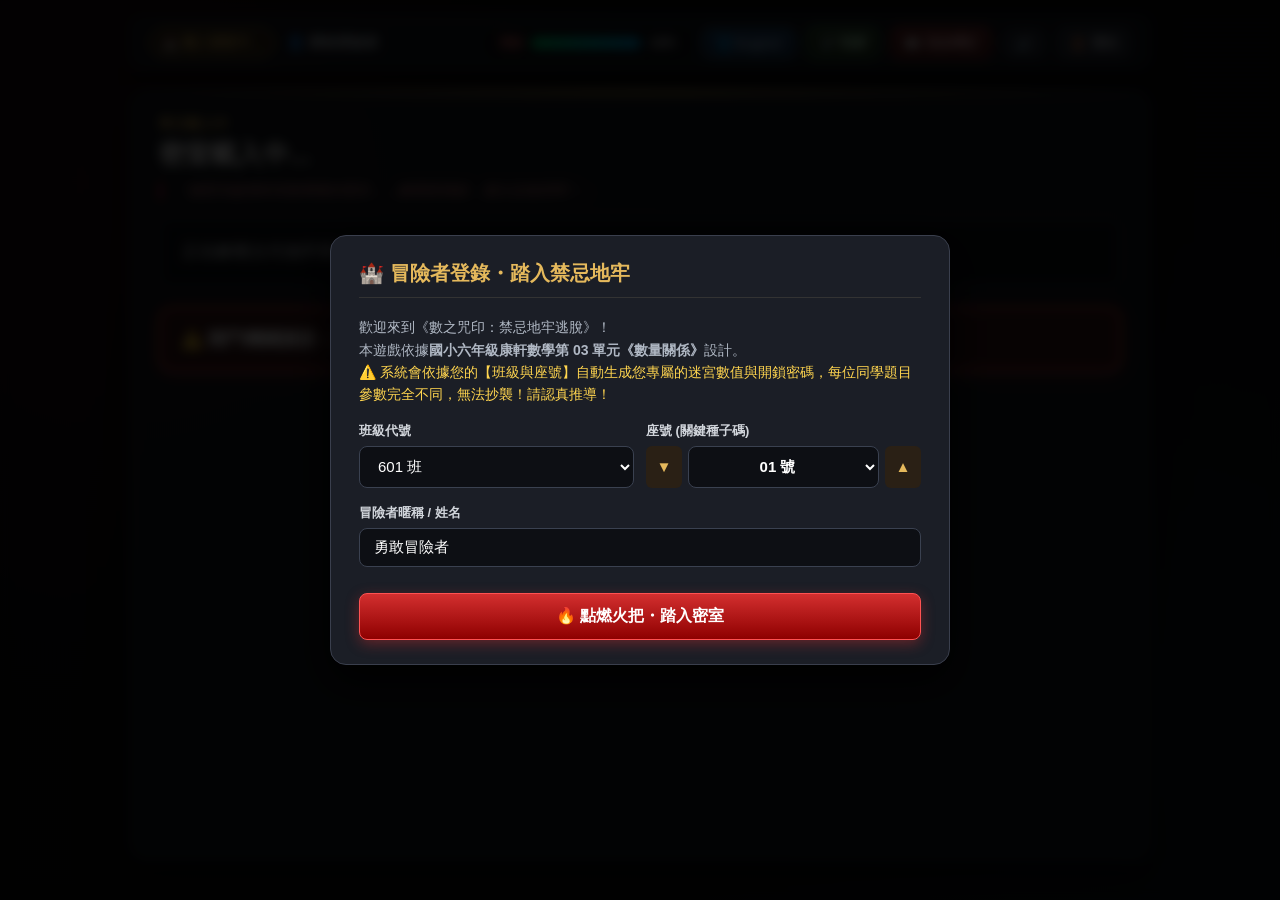
<file: games/curse-of-numbers/index.html>
<!DOCTYPE html>
<html lang="zh-TW">
<head>
  <meta charset="UTF-8">
  <meta name="viewport" content="width=device-width, initial-scale=1.0">
  <title>《數之咒印：禁忌地牢逃脫》・國小六上數學數量關係密室闖關</title>
  <link rel="stylesheet" href="css/escape.css?v=20261005_1">
</head>
<body>

  <!-- 手電筒/火把光暈暗黑遮罩 (理智 <= 30% 時啟動) -->
  <div class="torch-mask" id="torchMask"></div>

  <!-- 石壁背景層 -->
  <div class="dungeon-bg-wrap"></div>

  <!-- 主應用容器 -->
  <div class="app-container" id="gameMain">
    
    <!-- 頂部狀態列 -->
    <header class="top-bar">
      <div class="top-bar-left">
        <span class="badge-tag" id="chamberBadge">🏰 載入密室中...</span>
        <span class="student-tag" id="studentBadge">👤 冒險者</span>
      </div>

      <div class="top-bar-right">
        <!-- 理智值 (Sanity HP) -->
        <div class="sanity-meter" title="理智值：答錯將遭受惡靈詛咒恐懼並消耗理智">
          <span class="sanity-label">理智</span>
          <div class="sanity-track">
            <div class="sanity-fill" id="sanityFill"></div>
          </div>
          <span class="sanity-val" id="sanityVal">100%</span>
        </div>

        <!-- 功能按鈕 -->
        <button type="button" class="icon-btn lang-btn" id="btnLang" title="切換語言 / Switch Language">🌐 English</button>
        <button type="button" class="icon-btn tts-btn" id="btnTTS" title="語音報讀 / Read Aloud">🔊 朗讀</button>
        <button type="button" class="icon-btn journal-btn" id="btnJournal" title="查看線索筆記本 (快捷鍵 J)">
          <span>📖</span><span id="journalBtnText">染血筆記</span>
        </button>
        <button type="button" class="icon-btn" id="btnMute" title="切換音效 (快捷鍵 M)">🔊</button>
        <button type="button" class="icon-btn" id="btnLogout" title="登出並以新座號重新開始">🚪 <span id="logoutBtnText">登出</span></button>
      </div>
    </header>

    <!-- 密室核心探索面板 -->
    <main class="chamber-panel">
      <div class="chamber-heading">
        <div class="chamber-subtitle" id="chamberSubtitle">單元載入中</div>
        <h1 class="chamber-title" id="chamberTitle">密室載入中...</h1>
        <p class="chamber-lore-quote" id="chamberLore">「牆壁深處傳來骨骼摩擦的聲音……解開密碼鎖，逃出這個房間！」</p>
      </div>

      <!-- 劇情情境描述 -->
      <div class="story-box" id="chamberStory">
        正在解構古代地牢密語⋯⋯
      </div>

      <!-- 機關謎題目標 -->
      <div class="target-question-box" id="targetQuestion">
        ⚠️ <strong>開門機關謎語：</strong>計算中...
      </div>

      <!-- 惡靈提示與警報 -->
      <div class="whisper-alert hidden" id="whisperAlert"></div>

      <!-- 實體 4 位旋轉銅鎖掛載點 -->
      <section class="lock-mount-area" id="lockMount">
        <!-- 由 lock-system.js 動態渲染 -->
      </section>
    </main>

  </div>

  <!-- 石門轟鳴推開過場遮罩 (Gate Transition) -->
  <div class="gate-overlay hidden" id="gateOverlay">
    <div class="gate-content">
      <div class="gate-icon">🚪💥</div>
      <div class="gate-title">【石門轟鳴震顫・咒印瓦解】</div>
      <p style="color: #bbb; margin-top: 8px;">踏入下一間幽暗密室⋯⋯</p>
    </div>
  </div>

  <!-- 1. 初次登入與座號輸入彈窗 (Login Modal) -->
  <div class="modal-backdrop hidden" id="loginModal">
    <div class="modal-dialog">
      <div class="modal-header">
        <h2>🏰 冒險者登錄・踏入禁忌地牢</h2>
      </div>
      <div class="login-body">
        <p class="login-desc">
          歡迎來到《數之咒印：禁忌地牢逃脫》！<br>
          本遊戲依據<strong>國小六年級康軒數學第 03 單元《數量關係》</strong>設計。<br>
          <span style="color: #ffd54f;">⚠️ 系統會依據您的【班級與座號】自動生成您專屬的迷宮數值與開鎖密碼，每位同學題目參數完全不同，無法抄襲！請認真推導！</span>
        </p>

        <div class="form-row-2">
          <div class="form-group">
            <label for="inputClassName">班級代號</label>
            <select id="inputClassName" class="form-input" style="height: 42px;">
              <option value="601" selected>601 班</option>
              <option value="602">602 班</option>
              <option value="603">603 班</option>
              <option value="604">604 班</option>
              <option value="605">605 班</option>
              <option value="606">606 班</option>
              <option value="607">607 班</option>
              <option value="608">608 班</option>
              <option value="609">609 班</option>
              <option value="610">610 班</option>
              <option value="611">611 班</option>
              <option value="612">612 班</option>
            </select>
          </div>
          <div class="form-group">
            <label for="inputSeatNum">座號 (關鍵種子碼)</label>
            <div class="seat-stepper-wrap">
              <button type="button" class="stepper-btn" id="btnSeatDownCurse" aria-label="座號減 1">▼</button>
              <select id="inputSeatNum" class="form-input stepper-select" style="height: 42px;">
                <option value="01" selected>01 號</option>
                <option value="02">02 號</option>
                <option value="03">03 號</option>
                <option value="04">04 號</option>
                <option value="05">05 號</option>
                <option value="06">06 號</option>
                <option value="07">07 號</option>
                <option value="08">08 號</option>
                <option value="09">09 號</option>
                <option value="10">10 號</option>
                <option value="11">11 號</option>
                <option value="12">12 號</option>
                <option value="13">13 號</option>
                <option value="14">14 號</option>
                <option value="15">15 號</option>
                <option value="16">16 號</option>
                <option value="17">17 號</option>
                <option value="18">18 號</option>
                <option value="19">19 號</option>
                <option value="20">20 號</option>
                <option value="21">21 號</option>
                <option value="22">22 號</option>
                <option value="23">23 號</option>
                <option value="24">24 號</option>
                <option value="25">25 號</option>
                <option value="26">26 號</option>
                <option value="27">27 號</option>
                <option value="28">28 號</option>
                <option value="29">29 號</option>
                <option value="30">30 號</option>
                <option value="31">31 號</option>
                <option value="32">32 號</option>
                <option value="33">33 號</option>
                <option value="34">34 號</option>
                <option value="35">35 號</option>
                <option value="36">36 號</option>
                <option value="37">37 號</option>
                <option value="38">38 號</option>
                <option value="39">39 號</option>
                <option value="40">40 號</option>
                <option value="41">41 號</option>
                <option value="42">42 號</option>
                <option value="43">43 號</option>
                <option value="44">44 號</option>
                <option value="45">45 號</option>
              </select>
              <button type="button" class="stepper-btn" id="btnSeatUpCurse" aria-label="座號加 1">▲</button>
            </div>
          </div>
        </div>

        <div class="form-group">
          <label for="inputNickname">冒險者暱稱 / 姓名</label>
          <input type="text" id="inputNickname" class="form-input" value="勇敢冒險者" placeholder="輸入姓名或代號">
        </div>

        <button type="button" class="btn-start-adventure" id="btnStartAdventure">
          🔥 點燃火把・踏入密室
        </button>
      </div>
    </div>
  </div>

  <!-- 2. 線索筆記本彈窗 (Clue Journal Modal) -->
  <div class="modal-backdrop hidden" id="journalModal">
    <div class="modal-dialog journal-style">
      <div class="modal-header">
        <h2 id="journalTitle">📖 染血筆記本</h2>
        <button type="button" class="btn-close-modal" id="btnCloseJournal">✕</button>
      </div>
      <div class="journal-body">
        <div class="journal-concept-tag" id="journalConcept">核心概念：數量關係</div>
        <ul class="journal-hints-list" id="journalHints">
          <li>前人留下的筆記在此⋯</li>
        </ul>
        <div class="diagram-mount" id="journalDiagramMount">
          <!-- 動態 SVG 圖解渲染在此 -->
        </div>
      </div>
    </div>
  </div>

  <!-- 3. 生還脫出證書結算畫面 (Victory Screen) -->
  <div class="victory-backdrop hidden" id="victoryScreen">
    <!-- 由 game-controller.js 動態渲染 -->
  </div>

  <!-- 程式模組載入 -->
  <script src="js/audio-manager.js?v=20261005_2"></script>
  <script src="js/tts-reader.js?v=20261005_2"></script>
  <script src="js/prng.js?v=20261005_2"></script>
  <script src="js/diagram-renderer.js?v=20261005_2"></script>
  <script src="js/questions.js?v=20261005_2"></script>
  <script src="js/lock-system.js?v=20261005_2"></script>
  <script src="js/game-controller.js?v=20261005_2"></script>

</body>
</html>
</file>
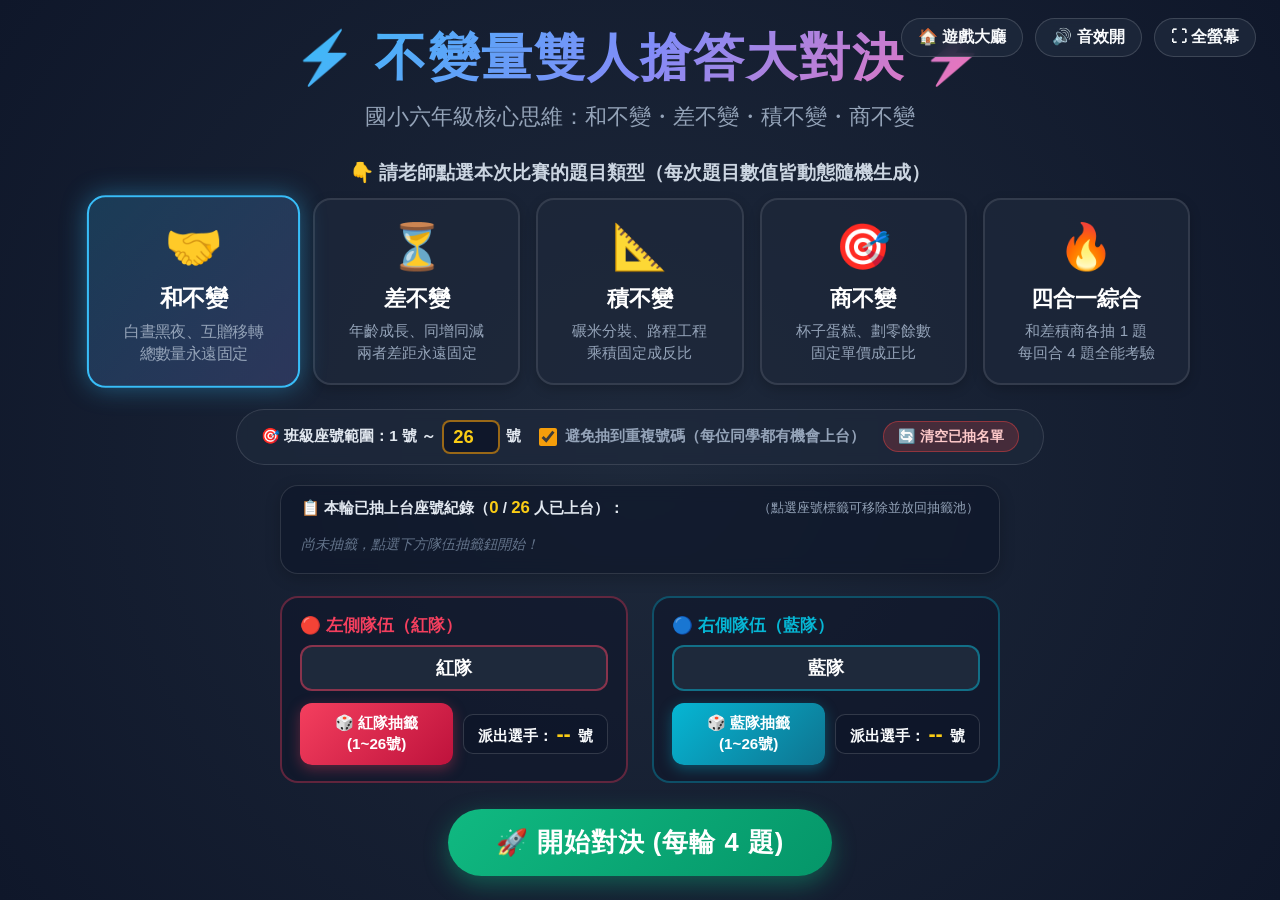
<file: games/invariant-quantities/index.html>
<!DOCTYPE html>
<html lang="zh-TW">
<head>
  <meta charset="UTF-8">
  <meta name="viewport" content="width=device-width, initial-scale=1.0, maximum-scale=1.0, user-scalable=no">
  <title>小學六年級數學：和差積商不變量 雙人搶答對決</title>
  <link rel="stylesheet" href="style.css?v=20261005_4">
</head>
<body>

  <!-- =======================================================================
       1. 老師主選單 (選擇比賽類型與設定)
       ======================================================================= -->
  <div id="menu-screen" class="screen active">
    <!-- 選單專用右上角工具列 -->
    <div class="menu-top-tools">
      <a href="../../index.html" class="tool-btn" style="text-decoration:none;display:inline-flex;align-items:center;justify-content:center;" title="返回遊戲大廳">🏠 遊戲大廳</a>
      <button class="tool-btn sound-toggle-btn" title="切換音效 (快捷鍵 M)">🔊 音效開</button>
      <button class="tool-btn fullscreen-btn" title="全螢幕模式 (快捷鍵 F)">⛶ 全螢幕</button>
    </div>

    <div class="menu-header">
      <h1 class="game-title">⚡ 不變量雙人搶答大對決 ⚡</h1>
      <p class="game-subtitle">國小六年級核心思維：和不變・差不變・積不變・商不變</p>
    </div>

    <div class="section-label">👇 請老師點選本次比賽的題目類型（每次題目數值皆動態隨機生成）</div>

    <!-- 五大比賽類型卡片 -->
    <div class="category-grid">
      <!-- 1. 和不變 -->
      <div class="category-card selected" data-category="sum">
        <div class="card-icon">🤝</div>
        <div class="card-title">和不變</div>
        <div class="card-desc">白晝黑夜、互贈移轉<br>總數量永遠固定</div>
      </div>

      <!-- 2. 差不變 -->
      <div class="category-card" data-category="diff">
        <div class="card-icon">⏳</div>
        <div class="card-title">差不變</div>
        <div class="card-desc">年齡成長、同增同減<br>兩者差距永遠固定</div>
      </div>

      <!-- 3. 積不變 -->
      <div class="category-card" data-category="product">
        <div class="card-icon">📐</div>
        <div class="card-title">積不變</div>
        <div class="card-desc">碾米分裝、路程工程<br>乘積固定成反比</div>
      </div>

      <!-- 4. 商不變 -->
      <div class="category-card" data-category="quotient">
        <div class="card-icon">🎯</div>
        <div class="card-title">商不變</div>
        <div class="card-desc">杯子蛋糕、劃零餘數<br>固定單價成正比</div>
      </div>

      <!-- 5. 綜合大亂鬥 -->
      <div class="category-card" data-category="mixed">
        <div class="card-icon">🔥</div>
        <div class="card-title">四合一綜合</div>
        <div class="card-desc">和差積商各抽 1 題<br>每回合 4 題全能考驗</div>
      </div>
    </div>

    <!-- 抽籤參數設定列 -->
    <div class="lottery-settings-bar">
      <div class="setting-item">
        <label for="lottery-max-input">🎯 班級座號範圍：1 號 ～ </label>
        <input type="number" id="lottery-max-input" class="lottery-num-input" value="26" min="5" max="50">
        <span>號</span>
      </div>
      <div class="setting-item">
        <label class="checkbox-label">
          <input type="checkbox" id="no-repeat-checkbox" checked>
          <span>避免抽到重複號碼（每位同學都有機會上台）</span>
        </label>
      </div>
      <div class="setting-item">
        <button type="button" id="reset-history-btn" class="reset-history-btn" title="清空已抽座號紀錄，全班重新輪替">
          🔄 清空已抽名單
        </button>
      </div>
    </div>

    <!-- 已抽名單視覺化標籤展示列 -->
    <div class="lottery-history-container">
      <div class="history-header">
        <span class="history-title">📋 本輪已抽上台座號紀錄（<span id="drawn-count">0</span> / <span id="total-count">26</span> 人已上台）：</span>
        <span class="history-tip">（點選座號標籤可移除並放回抽籤池）</span>
      </div>
      <div id="drawn-tags-list" class="drawn-tags-list">
        <span class="empty-history-tip">尚未抽籤，點選下方隊伍抽籤鈕開始！</span>
      </div>
    </div>

    <!-- 隊伍自訂名稱與隨機抽籤卡片 -->
    <div class="team-setup">
      <!-- 左側：紅隊 -->
      <div class="team-input-group p1">
        <label for="p1-name-input">🔴 左側隊伍（紅隊）</label>
        <div class="team-name-row">
          <input type="text" id="p1-name-input" class="team-input" value="紅隊" maxlength="8">
        </div>
        <div class="lottery-action-row">
          <button type="button" id="p1-menu-lottery-btn" class="lottery-btn p1-lottery-btn">
            🎲 紅隊抽籤 (1~26號)
          </button>
          <div id="p1-menu-lottery-display" class="lottery-tag p1-tag">
            派出選手：<strong id="p1-menu-number">--</strong> 號
          </div>
        </div>
      </div>

      <!-- 右側：藍隊 -->
      <div class="team-input-group p2">
        <label for="p2-name-input">🔵 右側隊伍（藍隊）</label>
        <div class="team-name-row">
          <input type="text" id="p2-name-input" class="team-input" value="藍隊" maxlength="8">
        </div>
        <div class="lottery-action-row">
          <button type="button" id="p2-menu-lottery-btn" class="lottery-btn p2-lottery-btn">
            🎲 藍隊抽籤 (1~26號)
          </button>
          <div id="p2-menu-lottery-display" class="lottery-tag p2-tag">
            派出選手：<strong id="p2-menu-number">--</strong> 號
          </div>
        </div>
      </div>
    </div>

    <!-- 開始對決按鈕 (每輪 4 題) -->
    <button id="start-game-btn" class="primary-btn">🚀 開始對決 (每輪 4 題)</button>
  </div>


  <!-- =======================================================================
       2. 電子白板雙人對戰畫面
       ======================================================================= -->
  <div id="game-screen" class="screen">
    <!-- 頂部計分與倒數列 -->
    <header class="match-header">
      <!-- 左方：紅隊得分 -->
      <div class="player-score-card p1">
        <div class="score-meta">
          <span id="p1-name-display" class="score-name">紅隊</span>
          <span id="p1-arena-rep-display" class="score-rep">座號: --</span>
        </div>
        <span id="p1-score-display" class="score-num">0</span>
      </div>

      <!-- 中央：題號與倒數 -->
      <div class="match-center-info">
        <div class="badge-group">
          <span id="round-badge" class="info-badge">第 1 / 4 題</span>
          <span id="category-badge" class="info-badge category-tag">和不變</span>
        </div>
        <div class="timer-box">
          <div class="timer-bar-bg">
            <div id="timer-bar-fill" class="timer-bar-fill"></div>
          </div>
          <span id="timer-text" class="timer-num">45s</span>
        </div>
      </div>

      <!-- 右方：藍隊得分 + 工具列 (Flex 排列，絕不重疊遮擋) -->
      <div class="match-header-right">
        <div class="player-score-card p2">
          <span id="p2-score-display" class="score-num">0</span>
          <div class="score-meta right">
            <span id="p2-name-display" class="score-name">藍隊</span>
            <span id="p2-arena-rep-display" class="score-rep">座號: --</span>
          </div>
        </div>

        <div class="header-tools">
          <button id="sound-toggle-btn" class="tool-btn sound-toggle-btn" title="切換音效 (快捷鍵 M)">🔊 音效開</button>
          <button id="fullscreen-btn" class="tool-btn fullscreen-btn" title="全螢幕模式 (快捷鍵 F)">⛶ 全螢幕</button>
        </div>
      </div>
    </header>

    <!-- 主對抗區 (左側紅隊選項 + 中央題目 + 右側藍隊選項) -->
    <main class="battle-arena">
      <!-- 左側：紅隊作答區 -->
      <section class="player-panel p1">
        <div class="panel-header-bar">
          <div class="panel-title">🔴 紅隊作答區</div>
          <div class="panel-lottery-control">
            <span id="p1-panel-seat" class="seat-badge">選手：<strong id="p1-panel-num">--</strong> 號</span>
            <button type="button" id="p1-arena-lottery-btn" class="mini-roll-btn" title="抽下一位同學上台">🎲 換人抽籤</button>
          </div>
        </div>

        <div id="p1-options" class="options-list">
          <!-- 8 個選項動態產生 -->
        </div>

        <!-- 答錯 5 秒冰凍遮罩 -->
        <div id="p1-lock-overlay" class="lock-overlay">
          <div class="lock-icon">❄️</div>
          <div class="lock-title">答錯懲罰！暫停回答</div>
          <div id="p1-lock-countdown" class="lock-countdown">5</div>
          <div class="lock-subtext">冰凍解除倒數中，請仔細思考...</div>
        </div>
      </section>

      <!-- 中央：大螢幕題目區 -->
      <section class="question-board">
        <div id="question-text" class="question-text">
          題目讀取中...
        </div>
      </section>

      <!-- 右側：藍隊作答區 -->
      <section class="player-panel p2">
        <div class="panel-header-bar">
          <div class="panel-title">🔵 藍隊作答區</div>
          <div class="panel-lottery-control">
            <span id="p2-panel-seat" class="seat-badge">選手：<strong id="p2-panel-num">--</strong> 號</span>
            <button type="button" id="p2-arena-lottery-btn" class="mini-roll-btn" title="抽下一位同學上台">🎲 換人抽籤</button>
          </div>
        </div>

        <div id="p2-options" class="options-list">
          <!-- 8 個選項動態產生 -->
        </div>

        <!-- 答錯 5 秒冰凍遮罩 -->
        <div id="p2-lock-overlay" class="lock-overlay">
          <div class="lock-icon">❄️</div>
          <div class="lock-title">答錯懲罰！暫停回答</div>
          <div id="p2-lock-countdown" class="lock-countdown">5</div>
          <div class="lock-subtext">冰凍解除倒數中，請仔細思考...</div>
        </div>
      </section>
    </main>
  </div>


  <!-- =======================================================================
       3. 觀念解析卡彈窗 (每題作答後顯示，方便老師帶領覆盤)
       ======================================================================= -->
  <div id="explanation-modal" class="modal-overlay">
    <div class="explanation-card">
      <div class="exp-header">
        <h2 id="exp-result-title" class="exp-title">🎯 紅隊 搶先答對！</h2>
        <span id="exp-badge" class="exp-badge">和不變觀念</span>
      </div>

      <div id="exp-answer-text" class="exp-answer-box">
        正確答案：100 本
      </div>

      <!-- 幾何與線段圖視覺化講解區 -->
      <div id="exp-diagram-box" class="exp-diagram-box">
        <!-- 動態 SVG 圖解由 JS 注入 -->
      </div>

      <div id="exp-body" class="exp-body">
        <!-- 解析步驟由 JS 注入 -->
      </div>

      <div class="exp-actions">
        <button id="next-question-btn" class="next-btn">下一題 ➜ (或按空白鍵)</button>
      </div>
    </div>
  </div>


  <!-- =======================================================================
       4. 結算頒獎台畫面 (滿 4 題後)
       ======================================================================= -->
  <div id="victory-screen" class="screen">
    <canvas id="confetti-canvas"></canvas>
    <div class="victory-content">
      <div class="trophy-icon">🏆</div>
      <h1 id="winner-title" class="winner-title">紅隊 榮獲冠軍！</h1>
      <p id="winner-sub" class="winner-sub">恭喜在不變量對決中大獲全勝！</p>

      <div class="final-score-card">
        <div class="score-label">最終比分（全 4 題）</div>
        <div id="final-score-text" class="final-score-val">紅隊 3 : 1 藍隊</div>
      </div>

      <div class="victory-actions">
        <button id="play-again-btn" class="primary-btn">🔄 再戰一輪 (同類型新題目)</button>
        <button id="back-to-menu-btn" class="secondary-btn">🏠 返回主選單 (更換題型)</button>
      </div>
    </div>
  </div>

  <!-- 引入模組腳本 (加入版本號防瀏覽器快取) -->
  <script src="js/audio.js?v=20261005_4"></script>
  <script src="js/generator.js?v=20261005_4"></script>
  <script src="js/game.js?v=20261005_4"></script>
</body>
</html>
</file>
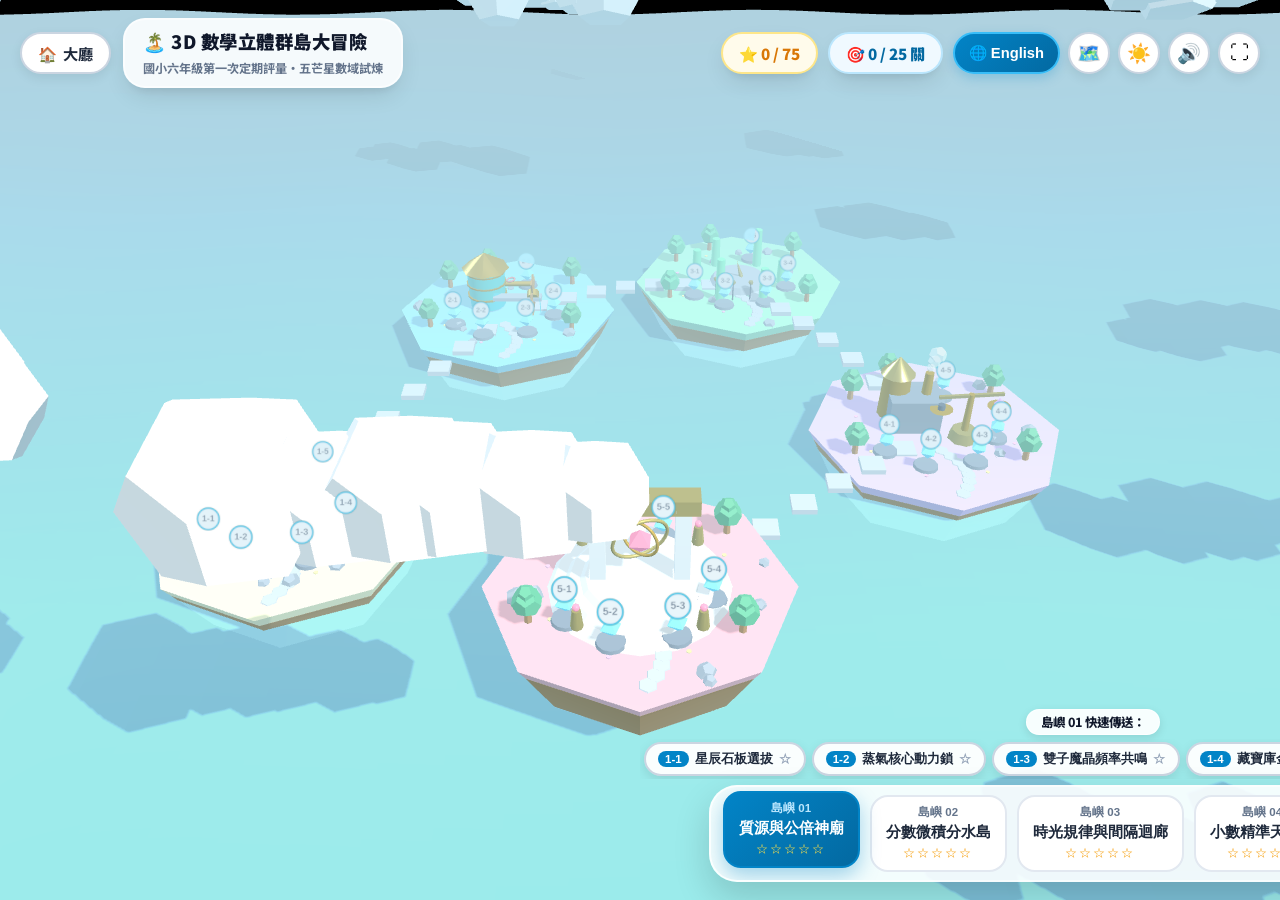
<file: games/math-island-3d/index.html>
<!DOCTYPE html>
<html lang="zh-TW">
<head>
  <meta charset="UTF-8">
  <meta name="viewport" content="width=device-width, initial-scale=1.0, maximum-scale=1.0, user-scalable=no, viewport-fit=cover">
  <title>🏝️ 3D 數學立體群島大冒險 | 國小六年級五芒星數域試煉</title>
  <meta name="description" content="專為國小六年級設計的 3D 微縮玩具風闖關群島！涵蓋最大公因數最小公倍數、分數除法、數量關係、小數除法與比和比值五大單元同構相似題試煉。">

  <!-- Favicon -->
  <link rel="icon" href="data:image/svg+xml,<svg xmlns='http://www.w3.org/2000/svg' viewBox='0 0 100 100'><text y='.9em' font-size='90'>🏝️</text></svg>">

  <!-- Google Fonts: Noto Sans TC -->
  <link rel="preconnect" href="https://fonts.googleapis.com">
  <link rel="preconnect" href="https://fonts.gstatic.com" crossorigin>
  <link href="https://fonts.googleapis.com/css2?family=Noto+Sans+TC:wght@500;700;900&display=swap" rel="stylesheet">

  <!-- Stylesheets -->
  <link rel="stylesheet" href="css/style.css">
  <link rel="stylesheet" href="css/quiz-modal.css">

  <!-- Three.js & Controls (本地化極速無依賴加載，相容離線與 GitHub Pages) -->
  <script src="lib/three.min.js"></script>
  <script src="lib/OrbitControls.js"></script>
  <script src="lib/tween.umd.js"></script>
</head>
<body>

  <!-- 3D WebGL 渲染畫布容器 -->
  <div id="canvasContainer"></div>

  <!-- HUD 浮動導覽與狀態列 -->
  <div id="hudContainer"></div>

  <!-- 考題試煉互動彈窗容器 -->
  <div id="modalContainer"></div>

  <!-- 全通關數域宗師慶祝典禮容器 -->
  <div id="victoryContainer"></div>

  <!-- 主邏輯 ES Module -->
  <script type="module" src="js/main.js"></script>

</body>
</html>
</file>
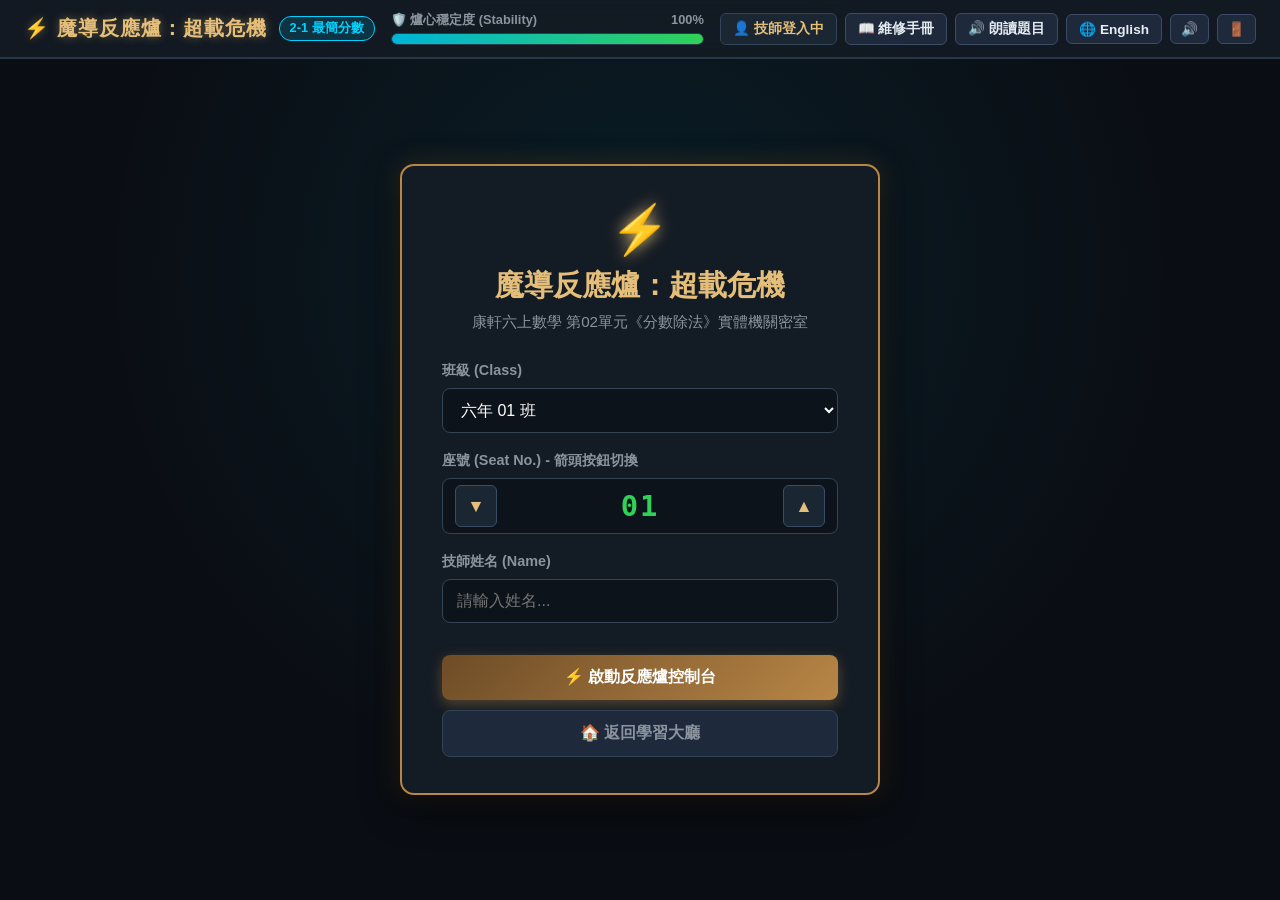
<file: games/reactor-core/index.html>
<!DOCTYPE html>
<html lang="zh-TW">
<head>
  <meta charset="UTF-8">
  <meta name="viewport" content="width=device-width, initial-scale=1.0">
  <title>魔導反應爐：超載危機｜康軒六上數學 第02單元 分數除法</title>
  <link rel="stylesheet" href="css/reactor.css">
</head>
<body>
  <!-- 頂部導覽列 -->
  <header class="reactor-header">
    <div class="header-left">
      <h1 class="game-logo">⚡ <span id="game-title-text">魔導反應爐：超載危機</span></h1>
      <span class="unit-badge" id="section-badge">2-1 最簡分數</span>
    </div>

    <!-- 爐心穩定度 (理智條) -->
    <div class="stability-container">
      <div class="stability-label">
        <span>🛡️ 爐心穩定度 (Stability)</span>
        <span id="stability-val">100%</span>
      </div>
      <div class="stability-track">
        <div class="progress-fill normal" id="stability-bar" style="width: 100%;"></div>
      </div>
    </div>

    <div class="header-right">
      <span class="user-badge" id="user-tag">👤 技師登入中</span>
      <button type="button" class="ctrl-btn" id="logbook-btn">📖 維修手冊</button>
      <button type="button" class="ctrl-btn" id="tts-toggle-btn">🔊 朗讀題目</button>
      <button type="button" class="ctrl-btn" id="lang-toggle-btn">🌐 English</button>
      <button type="button" class="ctrl-btn icon-only" id="mute-toggle-btn" title="切換靜音">🔊</button>
      <button type="button" class="ctrl-btn icon-only logout-btn" id="logout-btn" title="登出">🚪</button>
    </div>
  </header>

  <!-- 技師登入畫面 (防抄襲座號與班級) -->
  <main id="login-screen" class="screen-view login-view">
    <div class="login-card">
      <div class="card-icon">⚡</div>
      <h2 class="card-title">魔導反應爐：超載危機</h2>
      <p class="card-subtitle">康軒六上數學 第02單元《分數除法》實體機關密室</p>

      <div class="login-form">
        <div class="form-row">
          <label for="login-class">班級 (Class)</label>
          <select id="login-class" class="select-input">
            <option value="601">六年 01 班</option>
            <option value="602">六年 02 班</option>
            <option value="603">六年 03 班</option>
            <option value="604">六年 04 班</option>
            <option value="605">六年 05 班</option>
            <option value="606">六年 06 班</option>
            <option value="607">六年 07 班</option>
            <option value="608">六年 08 班</option>
            <option value="609">六年 09 班</option>
            <option value="610">六年 10 班</option>
            <option value="611">六年 11 班</option>
            <option value="612">六年 12 班</option>
          </select>
        </div>

        <div class="form-row">
          <label>座號 (Seat No.) - 箭頭按鈕切換</label>
          <div class="seat-stepper-box">
            <button type="button" class="stepper-arrow-btn" id="seat-down">▼</button>
            <div class="seat-number-window" id="seat-display">01</div>
            <button type="button" class="stepper-arrow-btn" id="seat-up">▲</button>
          </div>
        </div>

        <div class="form-row">
          <label for="student-name">技師姓名 (Name)</label>
          <input type="text" id="student-name" class="text-input" placeholder="請輸入姓名..." maxlength="12">
        </div>

        <div class="login-actions">
          <button type="button" class="btn primary-btn" id="start-btn">⚡ 啟動反應爐控制台</button>
          <a href="../../index.html" class="btn secondary-btn">🏠 返回學習大廳</a>
        </div>
      </div>
    </div>
  </main>

  <!-- 密室遊戲主畫面 -->
  <main id="game-screen" class="screen-view game-view hidden">
    <!-- 頂部情境故事與關卡資訊 -->
    <section class="chamber-hero">
      <div class="chamber-meta-bar">
        <h2 id="chamber-title" class="chamber-name">第 1 層反應爐：核心濾網堵塞</h2>
        <div class="progress-pill">進度：<span id="chamber-progress">1 / 10</span></div>
      </div>
      <p id="chamber-story" class="chamber-narrative">載入情境故事中...</p>
    </section>

    <!-- 反應爐核心特效與機關操作雙欄架構 -->
    <section class="reactor-main-layout">
      <!-- 左側：魔導電漿核心與蒸氣壓力計 -->
      <div class="reactor-core-column">
        <div class="canvas-wrap">
          <canvas id="reactor-canvas"></canvas>
          <div class="core-warning-label" id="core-status-tag">CORE ACTIVE</div>
        </div>
      </div>

      <!-- 右側：分數閥門實體控制台 -->
      <div class="reactor-console-column">
        <div id="reactor-console-mount">
          <!-- 由 reactor-console.js 動態渲染 -->
        </div>
      </div>
    </section>
  </main>

  <!-- 維修手冊 (學習鷹架模態框) -->
  <div id="logbook-modal" class="modal-overlay hidden">
    <div class="modal-card logbook-card">
      <div class="modal-header">
        <h2>📘 艦隊工程維修日誌</h2>
        <button type="button" class="close-btn" id="close-logbook-btn">✖</button>
      </div>
      <div class="modal-body" id="logbook-content">
        <!-- 由 diagram-renderer.js 動態注入 SVG 與無答案提示 -->
      </div>
    </div>
  </div>

  <!-- 通關結算證書模態框 -->
  <div id="cert-modal" class="modal-overlay hidden">
    <div class="modal-card cert-card" id="cert-body">
      <!-- 由 game-controller.js 動態注入證書 -->
    </div>
  </div>

  <!-- 腳本引入 (遵循純靜態零後端規範) -->
  <script src="js/prng.js"></script>
  <script src="js/audio-manager.js"></script>
  <script src="js/reactor-fx.js"></script>
  <script src="js/math-formatter.js"></script>
  <script src="js/diagram-renderer.js"></script>
  <script src="js/questions.js"></script>
  <script src="js/reactor-console.js"></script>
  <script src="js/tts-reader.js"></script>
  <script src="js/game-controller.js"></script>
</body>
</html>
</file>
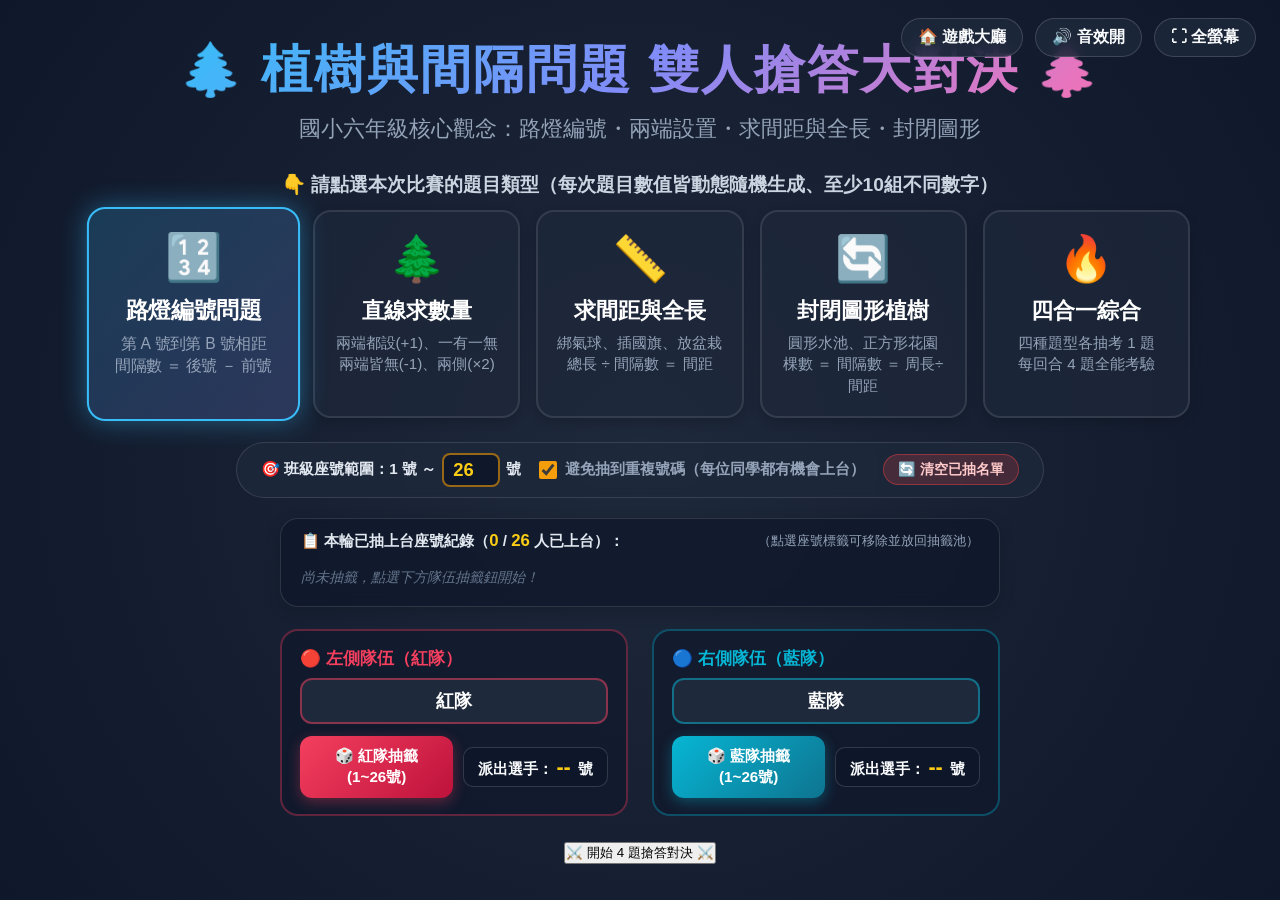
<file: games/tree-intervals/index.html>
<!DOCTYPE html>
<html lang="zh-TW">
<head>
  <meta charset="UTF-8">
  <meta name="viewport" content="width=device-width, initial-scale=1.0, maximum-scale=1.0, user-scalable=no">
  <title>小學六年級數學：植樹與間隔問題 雙人搶答對決</title>
  <link rel="stylesheet" href="style.css?v=20261005_4">
</head>
<body>

  <!-- =======================================================================
       1. 老師主選單 (選擇比賽題型與設定)
       ======================================================================= -->
  <div id="menu-screen" class="screen active">
    <!-- 選單專用右上角工具列 -->
    <div class="menu-top-tools">
      <a href="../../index.html" class="tool-btn" style="text-decoration:none;display:inline-flex;align-items:center;justify-content:center;" title="返回遊戲大廳">🏠 遊戲大廳</a>
      <button class="tool-btn sound-toggle-btn" title="切換音效 (快捷鍵 M)">🔊 音效開</button>
      <button class="tool-btn fullscreen-btn" title="全螢幕模式 (快捷鍵 F)">⛶ 全螢幕</button>
    </div>

    <div class="menu-header">
      <h1 class="game-title">🌲 植樹與間隔問題 雙人搶答大對決 🌲</h1>
      <p class="game-subtitle">國小六年級核心觀念：路燈編號・兩端設置・求間距與全長・封閉圖形</p>
    </div>

    <div class="section-label">👇 請點選本次比賽的題目類型（每次題目數值皆動態隨機生成、至少10組不同數字）</div>

    <!-- 五大比賽類型卡片 -->
    <div class="category-grid">
      <!-- 1. 路燈編號問題 -->
      <div class="category-card selected" data-category="numbering">
        <div class="card-icon">🔢</div>
        <div class="card-title">路燈編號問題</div>
        <div class="card-desc">第 A 號到第 B 號相距<br>間隔數 ＝ 後號 － 前號</div>
      </div>

      <!-- 2. 直線求數量 -->
      <div class="category-card" data-category="linear_count">
        <div class="card-icon">🌲</div>
        <div class="card-title">直線求數量</div>
        <div class="card-desc">兩端都設(+1)、一有一無<br>兩端皆無(-1)、兩側(×2)</div>
      </div>

      <!-- 3. 求間距與全長 -->
      <div class="category-card" data-category="linear_dist">
        <div class="card-icon">📏</div>
        <div class="card-title">求間距與全長</div>
        <div class="card-desc">綁氣球、插國旗、放盆栽<br>總長 ÷ 間隔數 ＝ 間距</div>
      </div>

      <!-- 4. 封閉圖形植樹 -->
      <div class="category-card" data-category="closed_loop">
        <div class="card-icon">🔄</div>
        <div class="card-title">封閉圖形植樹</div>
        <div class="card-desc">圓形水池、正方形花園<br>棵數 ＝ 間隔數 ＝ 周長÷間距</div>
      </div>

      <!-- 5. 綜合大亂鬥 -->
      <div class="category-card" data-category="mixed">
        <div class="card-icon">🔥</div>
        <div class="card-title">四合一綜合</div>
        <div class="card-desc">四種題型各抽考 1 題<br>每回合 4 題全能考驗</div>
      </div>
    </div>

    <!-- 抽籤參數設定列 -->
    <div class="lottery-settings-bar">
      <div class="setting-item">
        <label for="lottery-max-input">🎯 班級座號範圍：1 號 ～ </label>
        <input type="number" id="lottery-max-input" class="lottery-num-input" value="26" min="5" max="50">
        <span>號</span>
      </div>
      <div class="setting-item">
        <label class="checkbox-label">
          <input type="checkbox" id="no-repeat-checkbox" checked>
          <span>避免抽到重複號碼（每位同學都有機會上台）</span>
        </label>
      </div>
      <div class="setting-item">
        <button type="button" id="reset-history-btn" class="reset-history-btn" title="清空已抽座號紀錄，全班重新輪替">
          🔄 清空已抽名單
        </button>
      </div>
    </div>

    <!-- 已抽名單視覺化標籤展示列 -->
    <div class="lottery-history-container">
      <div class="history-header">
        <span class="history-title">📋 本輪已抽上台座號紀錄（<span id="drawn-count">0</span> / <span id="total-count">26</span> 人已上台）：</span>
        <span class="history-tip">（點選座號標籤可移除並放回抽籤池）</span>
      </div>
      <div id="drawn-tags-list" class="drawn-tags-list">
        <span class="empty-history-tip">尚未抽籤，點選下方隊伍抽籤鈕開始！</span>
      </div>
    </div>

    <!-- 隊伍自訂名稱與隨機抽籤卡片 -->
    <div class="team-setup">
      <!-- 左側：紅隊 -->
      <div class="team-input-group p1">
        <label for="p1-name-input">🔴 左側隊伍（紅隊）</label>
        <div class="team-name-row">
          <input type="text" id="p1-name-input" class="team-input" value="紅隊" maxlength="8">
        </div>
        <div class="lottery-action-row">
          <button type="button" id="p1-menu-lottery-btn" class="lottery-btn p1-lottery-btn">
            🎲 紅隊抽籤 (1~26號)
          </button>
          <div id="p1-menu-lottery-display" class="lottery-tag p1-tag">
            派出選手：<strong id="p1-menu-number">--</strong> 號
          </div>
        </div>
      </div>

      <!-- 右側：藍隊 -->
      <div class="team-input-group p2">
        <label for="p2-name-input">🔵 右側隊伍（藍隊）</label>
        <div class="team-name-row">
          <input type="text" id="p2-name-input" class="team-input" value="藍隊" maxlength="8">
        </div>
        <div class="lottery-action-row">
          <button type="button" id="p2-menu-lottery-btn" class="lottery-btn p2-lottery-btn">
            🎲 藍隊抽籤 (1~26號)
          </button>
          <div id="p2-menu-lottery-display" class="lottery-tag p2-tag">
            派出選手：<strong id="p2-menu-number">--</strong> 號
          </div>
        </div>
      </div>
    </div>

    <!-- 進入比賽按鈕 -->
    <button id="start-game-btn" class="start-btn">
      ⚔️ 開始 4 題搶答對決 ⚔️
    </button>
  </div>

  <!-- =======================================================================
       2. 正式對戰比賽畫面 (Game Arena)
       ======================================================================= -->
  <div id="game-screen" class="screen">
    <!-- 頂部計分與倒數列 -->
    <header class="match-header">
      <!-- 左方：紅隊得分 -->
      <div class="player-score-card p1">
        <div class="score-meta">
          <span id="p1-name-display" class="score-name">紅隊</span>
          <span id="p1-arena-rep-display" class="score-rep">座號: --</span>
        </div>
        <span id="p1-score-display" class="score-num">0</span>
      </div>

      <!-- 中央：題號與倒數 -->
      <div class="match-center-info">
        <div class="badge-group">
          <span id="round-badge" class="info-badge">第 1 / 4 題</span>
          <span id="category-badge" class="info-badge category-tag">路燈編號</span>
        </div>
        <div class="timer-box">
          <div class="timer-bar-bg">
            <div id="timer-bar-fill" class="timer-bar-fill"></div>
          </div>
          <span id="timer-text" class="timer-num">45s</span>
        </div>
      </div>

      <!-- 右方：藍隊得分 + 工具列 -->
      <div class="match-header-right">
        <div class="player-score-card p2">
          <span id="p2-score-display" class="score-num">0</span>
          <div class="score-meta right">
            <span id="p2-name-display" class="score-name">藍隊</span>
            <span id="p2-arena-rep-display" class="score-rep">座號: --</span>
          </div>
        </div>

        <div class="header-tools">
          <a href="../../index.html" class="tool-btn" style="text-decoration:none;display:inline-flex;align-items:center;justify-content:center;" title="返回遊戲大廳">🏠 大廳</a>
          <button class="tool-btn sound-toggle-btn" title="切換音效 (快捷鍵 M)">🔊 音效開</button>
          <button class="tool-btn fullscreen-btn" title="全螢幕模式 (快捷鍵 F)">⛶ 全螢幕</button>
        </div>
      </div>
    </header>

    <!-- 主對抗區 (左側紅隊選項 + 中央題目 + 右側藍隊選項) -->
    <main class="battle-arena">
      <!-- 左側：紅隊作答區 -->
      <section class="player-panel p1">
        <div class="panel-header-bar">
          <div class="panel-title">🔴 紅隊作答區 (1~4/Q~R)</div>
          <div class="panel-lottery-control">
            <span id="p1-panel-seat" class="seat-badge">選手：<strong id="p1-panel-num">--</strong> 號</span>
            <button type="button" id="p1-arena-lottery-btn" class="mini-roll-btn" title="抽下一位同學上台">🎲 換人抽籤</button>
          </div>
        </div>

        <div id="p1-options" class="options-list">
          <!-- 8 個選項以 2 欄 4 列排版 -->
        </div>

        <!-- 答錯 5 秒冰凍遮罩 -->
        <div id="p1-lock-overlay" class="lock-overlay">
          <div class="lock-icon">❄️</div>
          <div class="lock-title">答錯懲罰！暫停回答</div>
          <div id="p1-lock-countdown" class="lock-countdown">5</div>
          <div class="lock-subtext">冰凍解除倒數中，請仔細思考...</div>
        </div>
      </section>

      <!-- 中央：大螢幕題目區 -->
      <section class="question-board">
        <div id="question-text" class="question-text">
          題目讀取中...
        </div>
      </section>

      <!-- 右側：藍隊作答區 -->
      <section class="player-panel p2">
        <div class="panel-header-bar">
          <div class="panel-title">🔵 藍隊作答區 (7~0/U~P)</div>
          <div class="panel-lottery-control">
            <span id="p2-panel-seat" class="seat-badge">選手：<strong id="p2-panel-num">--</strong> 號</span>
            <button type="button" id="p2-arena-lottery-btn" class="mini-roll-btn" title="抽下一位同學上台">🎲 換人抽籤</button>
          </div>
        </div>

        <div id="p2-options" class="options-list">
          <!-- 8 個選項以 2 欄 4 列排版 -->
        </div>

        <!-- 答錯 5 秒冰凍遮罩 -->
        <div id="p2-lock-overlay" class="lock-overlay">
          <div class="lock-icon">❄️</div>
          <div class="lock-title">答錯懲罰！暫停回答</div>
          <div id="p2-lock-countdown" class="lock-countdown">5</div>
          <div class="lock-subtext">冰凍解除倒數中，請仔細思考...</div>
        </div>
      </section>
    </main>
  </div>

  <!-- =======================================================================
       3. 觀念解析彈窗 (動態 SVG 向量圖解與算式詳解)
       ======================================================================= -->
  <div id="explanation-modal" class="modal-overlay">
    <div class="modal-card">
      <div class="modal-header">
        <div id="exp-result-title" class="exp-title">搶先答對！</div>
        <div id="exp-badge" class="exp-badge">題型重點</div>
      </div>

      <div class="modal-body">
        <div id="exp-answer-text" class="exp-answer">正確答案：--</div>

        <!-- 動態 SVG 向量圖解區 -->
        <div id="exp-diagram-box" class="exp-diagram-container"></div>

        <!-- 逐步算式與觀念重點 -->
        <div id="exp-body" class="exp-content"></div>
      </div>

      <div class="modal-footer">
        <button id="next-question-btn" class="next-btn">下一題 ➔ (空白鍵)</button>
      </div>
    </div>
  </div>

  <!-- =======================================================================
       4. 最終結算與勝利頒獎畫面
       ======================================================================= -->
  <div id="victory-screen" class="screen">
    <canvas id="confetti-canvas" class="confetti-canvas"></canvas>

    <div class="victory-card">
      <div class="trophy-icon">🏆</div>
      <h2 id="winner-title" class="winner-title">紅隊 榮獲冠軍！</h2>
      <p id="winner-sub" class="winner-sub">恭喜在 4 題植樹與間隔問題搶答中大獲全勝！</p>

      <div class="final-score-box">
        <div class="final-score-label">最終比分</div>
        <div id="final-score-text" class="final-score-num">紅隊 3 : 1 藍隊</div>
      </div>

      <div class="victory-actions">
        <button id="play-again-btn" class="action-btn primary-btn">🔄 再來一局 (全新數字)</button>
        <button id="back-to-menu-btn" class="action-btn secondary-btn">📋 回題型選單</button>
        <a href="../../index.html" class="action-btn" style="text-decoration:none;display:inline-flex;align-items:center;justify-content:center;background:rgba(255,255,255,0.12);color:#fff;border-radius:40px;font-size:1.1rem;font-weight:700;padding:14px 28px;">🏠 回遊戲大廳</a>
      </div>
    </div>
  </div>

  <!-- 引用 JavaScript (加入版本號防瀏覽器快取) -->
  <script src="js/audio.js?v=20261005_4"></script>
  <script src="js/generator.js?v=20261005_4"></script>
  <script src="js/game.js?v=20261005_4"></script>
</body>
</html>
</file>
<file: portal.css>
/* portal.css - 國小數學雙人對決遊戲大廳樣式 */
:root {
  --bg-dark: #0b1120;
  --bg-card: #1e293b;
  --card-hover: #273549;
  --text-main: #f8fafc;
  --text-muted: #94a3b8;
  --accent-cyan: #06b6d4;
  --accent-emerald: #10b981;
  --accent-rose: #f43f5e;
  --accent-amber: #f59e0b;
  --accent-purple: #8b5cf6;
  --radius-lg: 20px;
  --radius-xl: 28px;
}

* {
  box-sizing: border-box;
  margin: 0;
  padding: 0;
  font-family: -apple-system, BlinkMacSystemFont, "Segoe UI", "Microsoft JhengHei", "PingFang TC", Roboto, sans-serif;
}

body {
  background: radial-gradient(circle at 50% 10%, #1e293b 0%, #0b1120 100%);
  color: var(--text-main);
  min-height: 100vh;
  display: flex;
  flex-direction: column;
  padding: 30px 20px;
}

.portal-container {
  max-width: 1200px;
  margin: 0 auto;
  width: 100%;
  display: flex;
  flex-direction: column;
  flex: 1;
}

/* 頂部標題 */
.portal-header {
  text-align: center;
  margin-bottom: 40px;
  position: relative;
}

.badge-tag {
  display: inline-block;
  background: rgba(14, 165, 233, 0.2);
  border: 1px solid rgba(14, 165, 233, 0.5);
  color: #38bdf8;
  font-size: 0.95rem;
  font-weight: 700;
  padding: 6px 16px;
  border-radius: 30px;
  margin-bottom: 14px;
  letter-spacing: 1px;
}

.portal-title {
  font-size: 2.8rem;
  font-weight: 900;
  letter-spacing: 2px;
  background: linear-gradient(135deg, #f8fafc 0%, #38bdf8 50%, #818cf8 100%);
  -webkit-background-clip: text;
  -webkit-text-fill-color: transparent;
  margin-bottom: 12px;
  text-shadow: 0 4px 20px rgba(56, 189, 248, 0.25);
}

.portal-subtitle {
  font-size: 1.2rem;
  color: var(--text-muted);
  max-width: 650px;
  margin: 0 auto;
  line-height: 1.6;
}

/* 遊戲卡片網格 */
.games-grid {
  display: grid;
  grid-template-columns: repeat(auto-fit, minmax(360px, 1fr));
  gap: 28px;
  margin-bottom: 40px;
}

.game-card {
  background: var(--bg-card);
  border: 1px solid rgba(255, 255, 255, 0.08);
  border-radius: var(--radius-xl);
  padding: 32px 28px;
  display: flex;
  flex-direction: column;
  position: relative;
  overflow: hidden;
  box-shadow: 0 10px 30px rgba(0, 0, 0, 0.35);
  transition: all 0.3s cubic-bezier(0.16, 1, 0.3, 1);
  text-decoration: none;
  color: inherit;
}

.game-card:hover {
  transform: translateY(-8px);
  background: var(--card-hover);
  border-color: rgba(56, 189, 248, 0.4);
  box-shadow: 0 20px 45px rgba(14, 165, 233, 0.25);
}

/* 卡片邊緣頂部光暈 */
.game-card::before {
  content: '';
  position: absolute;
  top: 0;
  left: 0;
  right: 0;
  height: 5px;
  background: linear-gradient(90deg, #38bdf8, #818cf8);
}

.game-card.theme-tree::before {
  background: linear-gradient(90deg, #10b981, #06b6d4);
}

.game-card.theme-invariant::before {
  background: linear-gradient(90deg, #f59e0b, #f43f5e);
}

.game-card.theme-future::before {
  background: linear-gradient(90deg, #64748b, #475569);
}

.game-card.theme-alchemist::before {
  background: linear-gradient(90deg, #d4a359, #fbbf24, #10b981);
}

.game-card.theme-reactor::before {
  background: linear-gradient(90deg, #00d2ff, #30d158, #ff9f0a);
}

/* 👑 旗艦 3D 數學立體群島推薦卡片 */
.game-card.theme-island-3d {
  grid-column: 1 / -1;
  background: radial-gradient(circle at 85% 20%, rgba(2, 132, 199, 0.25) 0%, rgba(30, 41, 59, 0.95) 100%), #1e293b;
  border: 2px solid rgba(56, 189, 248, 0.4);
  box-shadow: 0 15px 40px rgba(2, 132, 199, 0.25);
  display: grid;
  grid-template-columns: 1fr auto;
  gap: 24px;
  align-items: center;
}

.game-card.theme-island-3d::before {
  height: 6px;
  background: linear-gradient(90deg, #38bdf8, #818cf8, #f43f5e, #fbbf24, #10b981);
}

.game-card.theme-island-3d:hover {
  border-color: #38bdf8;
  box-shadow: 0 25px 60px rgba(14, 165, 233, 0.4);
  transform: translateY(-6px);
}

.flagship-badge {
  background: linear-gradient(135deg, #f59e0b 0%, #ea580c 100%);
  color: #ffffff !important;
  font-weight: 900;
  border: none !important;
  box-shadow: 0 4px 14px rgba(245, 158, 11, 0.4);
}

.flagship-grid-content {
  display: flex;
  flex-direction: column;
}

.flagship-cta {
  display: flex;
  flex-direction: column;
  align-items: center;
  justify-content: center;
  gap: 12px;
  padding: 16px 20px;
  background: rgba(15, 23, 42, 0.6);
  border-radius: var(--radius-lg);
  border: 1.5px solid rgba(56, 189, 248, 0.3);
  min-width: 200px;
}

.flagship-cta .cta-tag {
  font-size: 0.82rem;
  font-weight: 800;
  color: #38bdf8;
  letter-spacing: 1px;
}

.flagship-cta .cta-btn-main {
  background: linear-gradient(135deg, #0284c7 0%, #0369a1 100%);
  color: #ffffff;
  padding: 14px 28px;
  border-radius: 30px;
  font-size: 1.1rem;
  font-weight: 900;
  box-shadow: 0 8px 24px rgba(2, 132, 199, 0.5);
  display: flex;
  align-items: center;
  gap: 8px;
  white-space: nowrap;
}

@media (max-width: 900px) {
  .game-card.theme-island-3d {
    grid-template-columns: 1fr;
  }
  .flagship-cta {
    width: 100%;
  }
}

.game-card.theme-clockwork::before {
  background: linear-gradient(90deg, #f59e0b, #38bdf8, #8b5cf6);
}

.game-card.theme-crucible::before {
  background: linear-gradient(90deg, #ffd60a, #4fc3f7, #30d158);
}

/* 卡片頂部資訊列 */
.card-top {
  display: flex;
  justify-content: space-between;
  align-items: center;
  margin-bottom: 20px;
}

.card-icon {
  font-size: 3.2rem;
  line-height: 1;
}

.unit-tag {
  background: rgba(255, 255, 255, 0.1);
  color: #e2e8f0;
  font-size: 0.85rem;
  font-weight: 700;
  padding: 4px 12px;
  border-radius: 20px;
}

.card-title {
  font-size: 1.65rem;
  font-weight: 800;
  color: #ffffff;
  margin-bottom: 12px;
  display: flex;
  align-items: center;
  gap: 10px;
}

.card-desc {
  font-size: 1.05rem;
  color: var(--text-muted);
  line-height: 1.6;
  margin-bottom: 24px;
  flex: 1;
}

/* 亮點特性清單 */
.feature-list {
  list-style: none;
  margin-bottom: 26px;
  display: flex;
  flex-direction: column;
  gap: 10px;
}

.feature-list li {
  display: flex;
  align-items: center;
  gap: 10px;
  font-size: 0.95rem;
  color: #cbd5e1;
}

.feature-list li .f-icon {
  color: #38bdf8;
  font-weight: bold;
}

/* 進入按鈕 */
.play-btn {
  background: linear-gradient(135deg, #0284c7 0%, #0369a1 100%);
  color: #ffffff;
  border: none;
  padding: 16px 24px;
  border-radius: var(--radius-lg);
  font-size: 1.15rem;
  font-weight: 800;
  cursor: pointer;
  display: flex;
  align-items: center;
  justify-content: center;
  gap: 10px;
  transition: all 0.25s ease;
  box-shadow: 0 4px 15px rgba(2, 132, 199, 0.4);
}

.game-card:hover .play-btn {
  background: linear-gradient(135deg, #0ea5e9 0%, #0284c7 100%);
  transform: scale(1.02);
  box-shadow: 0 6px 20px rgba(14, 165, 233, 0.6);
}

.theme-tree .play-btn {
  background: linear-gradient(135deg, #059669 0%, #047857 100%);
  box-shadow: 0 4px 15px rgba(16, 185, 129, 0.35);
}
.game-card.theme-tree:hover .play-btn {
  background: linear-gradient(135deg, #10b981 0%, #059669 100%);
  box-shadow: 0 6px 20px rgba(16, 185, 129, 0.55);
}

.theme-invariant .play-btn {
  background: linear-gradient(135deg, #e11d48 0%, #be123c 100%);
  box-shadow: 0 4px 15px rgba(244, 63, 94, 0.35);
}
.game-card.theme-invariant:hover .play-btn {
  background: linear-gradient(135deg, #f43f5e 0%, #e11d48 100%);
  box-shadow: 0 6px 20px rgba(244, 63, 94, 0.55);
}

/* 密室恐懼主題 */
.game-card.theme-dungeon::before {
  background: linear-gradient(90deg, #dc2626, #f59e0b, #7c3aed);
}
.theme-dungeon .play-btn {
  background: linear-gradient(135deg, #b91c1c 0%, #7f1d1d 100%);
  border: 1px solid #ef4444;
  box-shadow: 0 4px 18px rgba(220, 38, 38, 0.45);
}
.game-card.theme-dungeon:hover .play-btn {
  background: linear-gradient(135deg, #dc2626 0%, #991b1b 100%);
  box-shadow: 0 6px 25px rgba(239, 68, 68, 0.65);
}

/* 元素調和秘境主題 */
.theme-crucible .play-btn {
  background: linear-gradient(135deg, #059669 0%, #0d9488 100%);
  border: 1px solid #34d399;
  box-shadow: 0 4px 18px rgba(16, 185, 129, 0.4);
}
.game-card.theme-crucible:hover .play-btn {
  background: linear-gradient(135deg, #10b981 0%, #14b8a6 100%);
  box-shadow: 0 6px 25px rgba(52, 211, 153, 0.6);
}

/* 預留卡片 */
.game-card.theme-future {
  border-style: dashed;
  background: rgba(30, 41, 59, 0.5);
  opacity: 0.85;
}
.game-card.theme-future:hover {
  transform: none;
  background: rgba(30, 41, 59, 0.7);
  box-shadow: none;
}
.future-btn {
  background: rgba(255, 255, 255, 0.1);
  color: #94a3b8;
  cursor: default;
  box-shadow: none;
}

/* 底部教學說明區 */
.portal-footer-tips {
  background: rgba(30, 41, 59, 0.7);
  border: 1px solid rgba(255, 255, 255, 0.08);
  border-radius: var(--radius-lg);
  padding: 24px 30px;
  display: flex;
  flex-wrap: wrap;
  gap: 20px;
  justify-content: space-between;
  align-items: center;
  margin-top: auto;
}

.tip-item {
  display: flex;
  align-items: center;
  gap: 12px;
  font-size: 0.95rem;
  color: #cbd5e1;
}

.tip-icon {
  font-size: 1.4rem;
}

@media (max-width: 768px) {
  .portal-title {
    font-size: 2.1rem;
  }
  .games-grid {
    grid-template-columns: 1fr;
  }
  .portal-footer-tips {
    flex-direction: column;
    align-items: flex-start;
  }
}
</file>
<file: games/alchemist-scales/css/alchemist.css>
/* =========================================================
   鍊金術士的密室：賢者天秤與小數咒印 (alchemist.css)
   哥德蒸氣龐克工坊風格・六階黃銅小數密碼鎖・沉浸式動態光影
   ========================================================= */

:root {
  --bg-deep: #0b0c10;
  --bg-panel: rgba(22, 24, 33, 0.92);
  --brass-dark: #3a2b16;
  --brass-mid: #785223;
  --brass-light: #d4a359;
  --brass-highlight: #fef08a;
  --gold-glow: #fbbf24;
  --emerald-glow: #34d399;
  --cyan-glow: #38bdf8;
  --ruby-glow: #ef4444;
  --toxic-purple: rgba(168, 85, 247, 0.4);
  --text-primary: #f4f4f5;
  --text-muted: #a1a1aa;
}

* {
  box-sizing: border-box;
  margin: 0;
  padding: 0;
  -webkit-tap-highlight-color: transparent;
}

body {
  font-family: -apple-system, BlinkMacSystemFont, "Segoe UI", Roboto, "Noto Sans TC", sans-serif;
  background-color: var(--bg-deep);
  color: var(--text-primary);
  min-height: 100vh;
  overflow-x: hidden;
  position: relative;
}

/* 1. 全螢幕 Canvas 背景粒子 */
#alchemyCanvas {
  position: fixed;
  top: 0;
  left: 0;
  width: 100vw;
  height: 100vh;
  pointer-events: none;
  z-index: 1;
}

/* 2. 手電筒暗黑遮罩 (理智 ≤ 30% 啟動) */
.torch-mask {
  position: fixed;
  top: 0;
  left: 0;
  width: 100vw;
  height: 100vh;
  pointer-events: none;
  z-index: 80;
  opacity: 0;
  transition: opacity 0.6s ease;
  background: radial-gradient(
    circle 240px at var(--torch-x, 50vw) var(--torch-y, 50vh),
    transparent 0%,
    rgba(0, 0, 0, 0.4) 50%,
    rgba(3, 4, 8, 0.97) 100%
  );
}

.torch-mask.active {
  opacity: 1;
}

/* 3. 劇毒蒸氣回火爆發層 (答錯時紫綠煙霧) */
.toxic-burst-overlay {
  position: fixed;
  top: 0;
  left: 0;
  width: 100vw;
  height: 100vh;
  pointer-events: none;
  z-index: 90;
  opacity: 0;
  background: radial-gradient(circle, rgba(168, 85, 247, 0.5) 0%, rgba(239, 68, 68, 0.3) 60%, transparent 100%);
  transition: opacity 0.3s ease;
}

.toxic-burst-overlay.active {
  opacity: 1;
  animation: toxicFume 1.2s ease-out forwards;
}

@keyframes toxicFume {
  0% { opacity: 0; transform: scale(0.85); }
  25% { opacity: 0.85; transform: scale(1.05); }
  100% { opacity: 0; transform: scale(1.2); }
}

/* 4. 巨型魔導鋼門滑開轉場層 */
.vault-door-overlay {
  position: fixed;
  top: 0;
  left: 0;
  width: 100vw;
  height: 100vh;
  pointer-events: none;
  z-index: 100;
  display: flex;
  opacity: 0;
  transition: opacity 0.2s ease;
}

.vault-door-overlay.opening {
  opacity: 1;
}

.vault-door-left, .vault-door-right {
  width: 50vw;
  height: 100vh;
  background: linear-gradient(135deg, #18181b 0%, #27272a 50%, #09090b 100%);
  border-right: 3px solid var(--brass-light);
  border-left: 3px solid var(--brass-light);
  box-shadow: inset 0 0 100px rgba(0, 0, 0, 0.9);
  transition: transform 1.2s cubic-bezier(0.77, 0, 0.175, 1);
}

.vault-door-overlay.opening .vault-door-left {
  transform: translateX(-100%);
}

.vault-door-overlay.opening .vault-door-right {
  transform: translateX(100%);
}

.vault-light-beam {
  position: absolute;
  top: 0;
  left: 48vw;
  width: 4vw;
  height: 100vh;
  background: linear-gradient(90deg, transparent, #fbbf24, #fef08a, transparent);
  opacity: 0;
  filter: blur(15px);
  transition: opacity 0.4s ease;
}

.vault-door-overlay.opening .vault-light-beam {
  opacity: 1;
  animation: beamFlash 1.2s ease-out forwards;
}

@keyframes beamFlash {
  0% { transform: scaleX(1); opacity: 0.4; }
  50% { transform: scaleX(25); opacity: 1; }
  100% { transform: scaleX(40); opacity: 0; }
}

/* 5. 主應用容器 */
.app-container {
  position: relative;
  z-index: 10;
  min-height: 100vh;
  display: flex;
  flex-direction: column;
}

.screen-shake {
  animation: shakeAnim 0.5s cubic-bezier(.36,.07,.19,.97) both;
}

@keyframes shakeAnim {
  10%, 90% { transform: translate3d(-3px, 0, 0); }
  20%, 80% { transform: translate3d(5px, 0, 0); }
  30%, 50%, 70% { transform: translate3d(-6px, 0, 0); }
  40%, 60% { transform: translate3d(6px, 0, 0); }
}

/* 6. 登入畫面 */
.login-screen {
  flex: 1;
  display: flex;
  justify-content: center;
  align-items: center;
  padding: 24px;
}

.login-card {
  width: 100%;
  max-width: 480px;
  background: var(--bg-panel);
  border: 2px solid var(--brass-mid);
  border-radius: 16px;
  padding: 36px 30px;
  box-shadow: 0 20px 50px rgba(0, 0, 0, 0.8), 0 0 30px rgba(212, 163, 89, 0.15);
  backdrop-filter: blur(12px);
  text-align: center;
}

.login-emblem {
  font-size: 3.2rem;
  margin-bottom: 12px;
  animation: floatEmblem 3s ease-in-out infinite alternate;
}

@keyframes floatEmblem {
  0% { transform: translateY(0); filter: drop-shadow(0 0 10px rgba(251, 191, 36, 0.4)); }
  100% { transform: translateY(-8px); filter: drop-shadow(0 0 22px rgba(251, 191, 36, 0.8)); }
}

.login-title {
  font-size: 1.6rem;
  font-weight: 800;
  color: var(--brass-highlight);
  letter-spacing: 1px;
  margin-bottom: 6px;
}

.login-subtitle {
  font-size: 0.9rem;
  color: var(--text-muted);
  margin-bottom: 24px;
}

.form-group {
  margin-bottom: 18px;
  text-align: left;
}

.form-group label {
  display: block;
  font-size: 0.85rem;
  font-weight: 600;
  color: var(--brass-light);
  margin-bottom: 6px;
}

.form-input {
  width: 100%;
  padding: 12px 14px;
  border-radius: 8px;
  border: 1.5px solid var(--brass-dark);
  background: rgba(15, 17, 23, 0.85);
  color: var(--text-primary);
  font-size: 1rem;
  outline: none;
  transition: border-color 0.2s, box-shadow 0.2s;
}

.form-input:focus {
  border-color: var(--gold-glow);
  box-shadow: 0 0 12px rgba(251, 191, 36, 0.35);
}

.form-row {
  display: grid;
  grid-template-columns: 1fr 1fr;
  gap: 12px;
}

.form-select {
  appearance: none;
  background-image: url("data:image/svg+xml;charset=UTF-8,%3csvg xmlns='http://www.w3.org/2000/svg' viewBox='0 0 24 24' fill='none' stroke='%23d4a359' stroke-width='2' stroke-linecap='round' stroke-linejoin='round'%3e%3cpolyline points='6 9 12 15 18 9'%3e%3c/polyline%3e%3c/svg%3e");
  background-repeat: no-repeat;
  background-position: right 10px center;
  background-size: 14px;
  padding-right: 28px;
  cursor: pointer;
}

.seat-stepper-wrap {
  display: flex;
  align-items: center;
  gap: 6px;
}

.stepper-btn {
  width: 36px;
  height: 44px;
  background: linear-gradient(180deg, #523e25 0%, #2f2213 100%);
  border: 1.5px solid var(--brass-mid);
  color: var(--brass-highlight);
  font-size: 0.95rem;
  font-weight: bold;
  border-radius: 8px;
  cursor: pointer;
  display: flex;
  align-items: center;
  justify-content: center;
  transition: all 0.15s;
  flex-shrink: 0;
  user-select: none;
}

.stepper-btn:hover {
  background: var(--brass-mid);
  color: #ffffff;
  border-color: var(--gold-glow);
}

.stepper-btn:active {
  transform: scale(0.92);
}

.stepper-select {
  flex: 1;
  text-align: center;
  text-align-last: center;
  font-size: 1.05rem;
  font-weight: 700;
  padding-left: 6px;
  padding-right: 6px;
  background-image: none !important;
}

.btn-start-game {
  width: 100%;
  padding: 14px;
  margin-top: 10px;
  background: linear-gradient(135deg, var(--brass-mid) 0%, var(--brass-light) 50%, #b45309 100%);
  color: #1c1917;
  font-size: 1.1rem;
  font-weight: 800;
  border: none;
  border-radius: 10px;
  cursor: pointer;
  box-shadow: 0 6px 20px rgba(0, 0, 0, 0.5), inset 0 1px 2px rgba(255, 255, 255, 0.4);
  transition: transform 0.15s, box-shadow 0.15s, filter 0.15s;
}

.btn-start-game:hover {
  transform: translateY(-2px);
  filter: brightness(1.1);
  box-shadow: 0 10px 25px rgba(245, 158, 11, 0.4);
}

/* 7. 遊戲主畫面與極簡頂欄 */
.game-screen {
  flex: 1;
  display: flex;
  flex-direction: column;
}

.top-bar {
  display: flex;
  align-items: center;
  justify-content: space-between;
  padding: 12px 20px;
  background: rgba(18, 18, 24, 0.85);
  border-bottom: 1.5px solid rgba(212, 163, 89, 0.3);
  backdrop-filter: blur(10px);
}

.top-left, .top-right {
  display: flex;
  align-items: center;
  gap: 12px;
}

.player-badge {
  display: inline-flex;
  align-items: center;
  gap: 6px;
  padding: 6px 14px;
  background: rgba(39, 39, 42, 0.7);
  border: 1px solid var(--brass-mid);
  border-radius: 20px;
  font-size: 0.9rem;
  font-weight: 700;
  color: var(--brass-highlight);
}

.btn-nav {
  display: inline-flex;
  align-items: center;
  gap: 5px;
  padding: 7px 12px;
  border-radius: 8px;
  border: 1px solid rgba(161, 161, 170, 0.3);
  background: rgba(39, 39, 42, 0.6);
  color: var(--text-primary);
  font-size: 0.85rem;
  font-weight: 600;
  cursor: pointer;
  transition: all 0.2s;
}

.btn-nav:hover {
  background: rgba(63, 63, 70, 0.9);
  border-color: var(--gold-glow);
  color: var(--gold-glow);
}

/* 8. 理智值 HP 列 */
.sanity-wrapper {
  display: flex;
  align-items: center;
  gap: 10px;
}

.sanity-label {
  font-size: 0.82rem;
  font-weight: 700;
  color: var(--text-muted);
}

.sanity-bar {
  width: 140px;
  height: 14px;
  background: #27272a;
  border-radius: 7px;
  border: 1px solid rgba(161, 161, 170, 0.3);
  overflow: hidden;
  position: relative;
  transition: box-shadow 0.3s;
}

.sanity-bar-fill {
  height: 100%;
  width: 100%;
  background: linear-gradient(90deg, #10b981, #34d399);
  transition: width 0.4s cubic-bezier(0.4, 0, 0.2, 1), background 0.4s;
}

.sanity-value {
  font-size: 0.85rem;
  font-weight: 800;
  color: var(--emerald-glow);
  min-width: 42px;
}

.sanity-heal-pulse {
  animation: healPulseAnim 1s ease-out;
}

@keyframes healPulseAnim {
  0% { box-shadow: 0 0 0 0 rgba(52, 211, 153, 0.8); }
  70% { box-shadow: 0 0 25px 8px rgba(52, 211, 153, 0.6); }
  100% { box-shadow: 0 0 0 0 rgba(52, 211, 153, 0); }
}

.heal-sparkle {
  position: fixed;
  width: 6px;
  height: 6px;
  border-radius: 50%;
  background: #34d399;
  box-shadow: 0 0 10px #34d399;
  pointer-events: none;
  z-index: 1000;
  animation: flySparkle 0.9s cubic-bezier(0.1, 0.8, 0.3, 1) forwards;
}

@keyframes flySparkle {
  0% { opacity: 1; transform: translate(0, 0) scale(1); }
  100% { opacity: 0; transform: translate(var(--tx), var(--ty)) scale(0.3); }
}

/* 9. 密室遊戲主體內容 */
.chamber-main {
  flex: 1;
  max-width: 960px;
  width: 100%;
  margin: 0 auto;
  padding: 20px;
  display: flex;
  flex-direction: column;
  gap: 20px;
}

.chamber-story-card {
  background: var(--bg-panel);
  border: 1.5px solid var(--brass-mid);
  border-radius: 14px;
  padding: 22px 24px;
  box-shadow: 0 10px 30px rgba(0, 0, 0, 0.6);
  position: relative;
  overflow: hidden;
}

.chamber-story-card::before {
  content: '';
  position: absolute;
  top: 0;
  left: 0;
  width: 4px;
  height: 100%;
  background: var(--gold-glow);
}

.chamber-header-row {
  display: flex;
  align-items: center;
  justify-content: space-between;
  margin-bottom: 12px;
}

.chamber-badge {
  padding: 4px 10px;
  background: rgba(245, 158, 11, 0.15);
  border: 1px solid var(--gold-glow);
  color: var(--gold-glow);
  border-radius: 6px;
  font-size: 0.8rem;
  font-weight: 700;
}

.chamber-title {
  font-size: 1.35rem;
  font-weight: 800;
  color: var(--brass-highlight);
}

.story-content {
  font-size: 1.02rem;
  line-height: 1.65;
  color: #e4e4e7;
  margin-bottom: 16px;
}

.question-box {
  background: rgba(39, 39, 42, 0.6);
  border: 1px dashed var(--brass-light);
  border-radius: 8px;
  padding: 14px 16px;
  font-size: 1.05rem;
  font-weight: 600;
  color: #fef08a;
  line-height: 1.5;
}

/* =========================================================
   10. 六階賢者小數黃銅密碼鎖 (Lock System Styling)
   ========================================================= */
.physical-lock-section {
  display: flex;
  justify-content: center;
  align-items: center;
}

.alchemist-lock-container {
  width: 100%;
  max-width: 680px;
  display: flex;
  flex-direction: column;
  align-items: center;
}

.lock-shackle-wrapper {
  width: 160px;
  height: 48px;
  position: relative;
  transition: transform 0.6s cubic-bezier(0.34, 1.56, 0.64, 1);
}

.lock-shackle-wrapper.unlocked {
  transform: translateY(-26px);
}

.lock-shackle-bar {
  width: 100%;
  height: 100%;
  border: 10px solid #a1a1aa;
  border-bottom: none;
  border-radius: 36px 36px 0 0;
  background: transparent;
  box-shadow: inset 0 2px 6px rgba(255, 255, 255, 0.5), 0 4px 10px rgba(0, 0, 0, 0.7);
}

.lock-body {
  width: 100%;
  background: linear-gradient(180deg, #2a1f11 0%, #4a3821 40%, #1e150a 100%);
  border: 3px solid var(--brass-light);
  border-radius: 20px;
  padding: 24px 20px;
  box-shadow: 0 15px 40px rgba(0, 0, 0, 0.9), inset 0 2px 4px rgba(255, 255, 255, 0.25);
  position: relative;
  transition: box-shadow 0.3s;
}

.lock-body.unlock-success {
  box-shadow: 0 0 50px rgba(251, 191, 36, 0.7), inset 0 0 30px rgba(251, 191, 36, 0.3);
}

.lock-body.lock-shake {
  animation: shakeAnim 0.5s ease-in-out;
}

.lock-header {
  text-align: center;
  margin-bottom: 20px;
}

.lock-emblem {
  display: block;
  font-size: 1.15rem;
  font-weight: 800;
  color: var(--brass-highlight);
  letter-spacing: 1px;
}

.lock-hint-text {
  display: block;
  font-size: 0.8rem;
  color: #d4a359;
  margin-top: 4px;
}

/* 輪盤橫列 */
.dials-row {
  display: flex;
  justify-content: center;
  align-items: center;
  gap: 8px;
  margin-bottom: 22px;
}

.dial-column {
  display: flex;
  flex-direction: column;
  align-items: center;
  gap: 6px;
  background: rgba(15, 17, 23, 0.6);
  padding: 8px 6px;
  border-radius: 10px;
  border: 1px solid rgba(212, 163, 89, 0.25);
  transition: transform 0.2s, border-color 0.2s, box-shadow 0.2s;
}

.dial-column.active-dial {
  border-color: var(--gold-glow);
  box-shadow: 0 0 14px rgba(251, 191, 36, 0.4);
  transform: translateY(-2px);
}

.place-tag {
  font-size: 0.72rem;
  font-weight: 700;
  padding: 2px 6px;
  border-radius: 4px;
  letter-spacing: 0.5px;
}

.int-tag {
  background: rgba(245, 158, 11, 0.2);
  color: #fbbf24;
}

.dec-tag {
  background: rgba(56, 189, 248, 0.2);
  color: #38bdf8;
}

.dial-btn {
  width: 44px;
  height: 28px;
  background: linear-gradient(180deg, #523e25 0%, #2f2213 100%);
  border: 1px solid var(--brass-light);
  color: var(--brass-highlight);
  font-size: 0.85rem;
  font-weight: bold;
  border-radius: 6px;
  cursor: pointer;
  display: flex;
  align-items: center;
  justify-content: center;
  transition: background 0.15s, transform 0.1s;
}

.dial-btn:hover {
  background: linear-gradient(180deg, #785a36 0%, #4a351e 100%);
  color: #ffffff;
}

.dial-btn:active {
  transform: scale(0.92);
}

.dial-window {
  width: 54px;
  height: 64px;
  background: #09090b;
  border: 2px solid #523e25;
  border-radius: 8px;
  display: flex;
  align-items: center;
  justify-content: center;
  box-shadow: inset 0 4px 10px rgba(0, 0, 0, 0.9), 0 2px 4px rgba(255, 255, 255, 0.1);
  overflow: hidden;
  cursor: pointer;
  perspective: 400px;
}

.dial-digit {
  font-size: 2.1rem;
  font-weight: 900;
  font-family: "Courier New", Courier, monospace;
  color: #fef08a;
  text-shadow: 0 0 10px rgba(251, 191, 36, 0.5);
  transition: transform 0.2s cubic-bezier(0.34, 1.56, 0.64, 1);
}

.dial-digit.roll-anim {
  animation: roll3D 0.25s ease-out;
}

@keyframes roll3D {
  0% { transform: rotateX(65deg) scale(0.9); opacity: 0.5; }
  100% { transform: rotateX(0deg) scale(1); opacity: 1; }
}

/* ★ 中央發光小數點定位寶石 (Anchor Gem) ★ */
.decimal-gem-column {
  display: flex;
  flex-direction: column;
  align-items: center;
  gap: 8px;
  padding: 4px;
}

.gem-tag {
  background: rgba(239, 68, 68, 0.2);
  color: #fca5a5;
  font-size: 0.68rem;
}

.place-subtag {
  font-size: 0.65rem;
  color: var(--text-muted);
}

.decimal-gemstone {
  width: 32px;
  height: 64px;
  display: flex;
  align-items: center;
  justify-content: center;
  position: relative;
}

.gem-dot {
  font-size: 3.2rem;
  font-weight: 900;
  color: #ef4444;
  text-shadow: 0 0 15px #ef4444, 0 0 30px #f87171;
  line-height: 1;
  animation: gemBreathe 2.4s ease-in-out infinite;
}

@keyframes gemBreathe {
  0%, 100% { transform: scale(1); filter: drop-shadow(0 0 4px #ef4444); }
  50% { transform: scale(1.15); filter: drop-shadow(0 0 16px #f87171); }
}

.decimal-gemstone.gem-flash .gem-dot {
  animation: gemFlashAnim 0.6s ease-out;
}

@keyframes gemFlashAnim {
  0% { transform: scale(1.6); color: #ffffff; filter: drop-shadow(0 0 30px #ffffff); }
  100% { transform: scale(1); color: #ef4444; filter: drop-shadow(0 0 10px #ef4444); }
}

/* 快捷輸入列 */
.quick-input-bar {
  display: flex;
  justify-content: center;
  gap: 10px;
  margin-bottom: 18px;
}

.quick-input {
  width: 260px;
  padding: 10px 14px;
  border-radius: 8px;
  border: 1.5px solid var(--brass-mid);
  background: #09090b;
  color: #fef08a;
  font-size: 1.05rem;
  font-weight: 700;
  text-align: center;
  outline: none;
  letter-spacing: 1px;
}

.quick-input:focus {
  border-color: var(--gold-glow);
  box-shadow: 0 0 12px rgba(251, 191, 36, 0.4);
}

.quick-sync-btn {
  padding: 10px 16px;
  background: rgba(39, 39, 42, 0.8);
  border: 1px solid var(--brass-light);
  border-radius: 8px;
  color: var(--brass-highlight);
  font-size: 0.9rem;
  font-weight: 700;
  cursor: pointer;
  transition: all 0.2s;
}

.quick-sync-btn:hover {
  background: var(--brass-mid);
  color: #ffffff;
}

/* 拉栓開門大按鈕 */
.lock-action-bar {
  display: flex;
  justify-content: center;
}

.btn-pull-shackle {
  padding: 14px 32px;
  background: linear-gradient(135deg, #785223 0%, #d4a359 50%, #854d0e 100%);
  border: 1.5px solid #fef08a;
  border-radius: 12px;
  color: #1c1917;
  font-size: 1.1rem;
  font-weight: 900;
  cursor: pointer;
  display: inline-flex;
  align-items: center;
  gap: 10px;
  box-shadow: 0 8px 25px rgba(0, 0, 0, 0.7), inset 0 2px 4px rgba(255, 255, 255, 0.4);
  transition: transform 0.15s, box-shadow 0.15s, filter 0.15s;
}

.btn-pull-shackle:hover {
  transform: translateY(-2px);
  filter: brightness(1.12);
  box-shadow: 0 12px 30px rgba(245, 158, 11, 0.5);
}

.btn-pull-shackle:active {
  transform: translateY(1px);
}

.btn-pull-shackle:disabled {
  opacity: 0.5;
  cursor: not-allowed;
  pointer-events: none;
  filter: grayscale(0.6);
  transform: none;
  box-shadow: none;
}

/* 11. 浮動提示 Toast */
.game-toast {
  position: fixed;
  bottom: 30px;
  left: 50%;
  transform: translateX(-50%) translateY(40px);
  background: rgba(24, 24, 27, 0.96);
  border: 1.5px solid var(--brass-mid);
  color: #fef08a;
  padding: 12px 24px;
  border-radius: 30px;
  font-size: 0.95rem;
  font-weight: 700;
  box-shadow: 0 10px 30px rgba(0, 0, 0, 0.8);
  pointer-events: none;
  opacity: 0;
  transition: all 0.3s cubic-bezier(0.34, 1.56, 0.64, 1);
  z-index: 1000;
}

.game-toast.show {
  opacity: 1;
  transform: translateX(-50%) translateY(0);
}

/* 12. 彈出視窗模態框 (Modal: Notebook, Revival, Victory) */
.modal-overlay {
  position: fixed;
  top: 0;
  left: 0;
  width: 100vw;
  height: 100vh;
  background: rgba(0, 0, 0, 0.85);
  backdrop-filter: blur(8px);
  display: flex;
  justify-content: center;
  align-items: center;
  padding: 20px;
  z-index: 200;
  opacity: 0;
  pointer-events: none;
  transition: opacity 0.3s ease;
}

.modal-overlay.active {
  opacity: 1;
  pointer-events: auto;
}

.modal-card {
  width: 100%;
  max-width: 640px;
  background: #18181b;
  border: 2px solid var(--brass-mid);
  border-radius: 16px;
  padding: 28px 24px;
  box-shadow: 0 20px 60px rgba(0, 0, 0, 0.9);
  max-height: 90vh;
  overflow-y: auto;
  position: relative;
}

.modal-close-btn {
  position: absolute;
  top: 16px;
  right: 18px;
  background: transparent;
  border: none;
  color: var(--text-muted);
  font-size: 1.5rem;
  cursor: pointer;
}

.modal-close-btn:hover {
  color: var(--text-primary);
}

/* 筆記本專用樣式 */
.notebook-header-badge {
  display: inline-block;
  padding: 4px 8px;
  background: rgba(245, 158, 11, 0.2);
  border: 1px solid var(--gold-glow);
  color: var(--gold-glow);
  font-size: 0.75rem;
  font-weight: bold;
  border-radius: 4px;
  margin-bottom: 8px;
}

.notebook-title {
  font-size: 1.3rem;
  font-weight: 800;
  color: var(--brass-highlight);
  margin-bottom: 12px;
}

.notebook-text {
  font-size: 0.96rem;
  line-height: 1.7;
  color: #d4d4d8;
  margin-bottom: 18px;
}

.diagram-wrapper {
  margin-top: 14px;
  display: flex;
  justify-content: center;
}

.alchemist-svg {
  width: 100%;
  max-width: 540px;
  height: auto;
}

/* 結算證書專用樣式 */
.certificate-card {
  border: 3px double var(--brass-light);
  background: linear-gradient(180deg, #18181b 0%, #201b13 100%);
  text-align: center;
}

.cert-header {
  margin-bottom: 20px;
}

.cert-emblem {
  font-size: 3.5rem;
  margin-bottom: 6px;
}

.cert-title {
  font-size: 1.8rem;
  font-weight: 900;
  color: var(--brass-highlight);
  letter-spacing: 2px;
}

.cert-stars {
  font-size: 2rem;
  margin: 10px 0 4px;
}

.cert-honor-title {
  font-size: 1.2rem;
  font-weight: 800;
  color: var(--gold-glow);
  margin-bottom: 20px;
}

.cert-data-grid {
  display: grid;
  grid-template-columns: repeat(2, 1fr);
  gap: 12px;
  background: rgba(0, 0, 0, 0.4);
  border: 1px solid var(--brass-dark);
  border-radius: 10px;
  padding: 16px;
  margin-bottom: 24px;
}

.cert-data-item {
  display: flex;
  flex-direction: column;
  gap: 4px;
}

.cert-label {
  font-size: 0.8rem;
  color: var(--text-muted);
}

.cert-val {
  font-size: 1.1rem;
  font-weight: 800;
  color: #ffffff;
}

.cert-action-row {
  display: flex;
  justify-content: center;
  gap: 14px;
}

/* 13. RWD 響應式優化 */
@media (max-width: 640px) {
  .dials-row {
    gap: 4px;
  }
  .dial-column {
    padding: 6px 3px;
  }
  .dial-window {
    width: 42px;
    height: 52px;
  }
  .dial-digit {
    font-size: 1.6rem;
  }
  .dial-btn {
    width: 36px;
    height: 24px;
    font-size: 0.75rem;
  }
  .decimal-gemstone {
    width: 20px;
    height: 52px;
  }
  .gem-dot {
    font-size: 2.2rem;
  }
  .quick-input {
    width: 180px;
    font-size: 0.9rem;
  }
}
</file>
<file: games/celestial-clockwork/css/clockwork.css>
/* ==========================================================================
   《時空星門：質源鐘樓與雙重神印》
   康軒六上數學 第 01 單元 最大公因數與最小公倍數 密室逃脫專用樣式表
   ========================================================================== */

:root {
  --bg-dark: #0a0e17;
  --bg-card: rgba(19, 27, 42, 0.88);
  --border-gold: #d97706;
  --gold-primary: #fbbf24;
  --gold-glow: rgba(251, 191, 36, 0.4);
  --cyan-celestial: #38bdf8;
  --cyan-glow: rgba(56, 189, 248, 0.4);
  --emerald-success: #10b981;
  --crimson-danger: #ef4444;
  --text-primary: #f8fafc;
  --text-muted: #94a3b8;
  --font-main: -apple-system, BlinkMacSystemFont, "Segoe UI", Roboto, "Helvetica Neue", Arial, "Noto Sans TC", sans-serif;
  --font-mono: "SFMono-Regular", Consolas, "Liberation Mono", Menlo, monospace;
}

* {
  box-sizing: border-box;
  margin: 0;
  padding: 0;
  user-select: none;
  -webkit-user-select: none;
}

body {
  background-color: var(--bg-dark);
  color: var(--text-primary);
  font-family: var(--font-main);
  min-height: 100vh;
  overflow-x: hidden;
  position: relative;
}

/* 1. 全螢幕 Canvas 特效層 */
#clockworkCanvas {
  position: fixed;
  top: 0;
  left: 0;
  width: 100vw;
  height: 100vh;
  z-index: 1;
  pointer-events: none;
}

/* 2. 手電筒暗黑遮罩 (理智 ≤ 30% 啟動) */
.torch-mask {
  position: fixed;
  top: 0;
  left: 0;
  width: 100vw;
  height: 100vh;
  z-index: 90;
  pointer-events: none;
  opacity: 0;
  transition: opacity 0.8s ease;
  background: radial-gradient(
    circle 360px at var(--torch-x, 50vw) var(--torch-y, 50vh),
    transparent 0%,
    rgba(6, 9, 15, 0.5) 50%,
    rgba(3, 5, 10, 0.96) 85%,
    rgba(2, 3, 7, 0.98) 100%
  );
}

.torch-mask.active {
  opacity: 1;
}

/* 3. 星門過場光爆層 */
.stargate-overlay {
  position: fixed;
  top: 0;
  left: 0;
  width: 100vw;
  height: 100vh;
  z-index: 95;
  pointer-events: none;
  background: radial-gradient(circle, rgba(251, 191, 36, 0.85) 0%, rgba(56, 189, 248, 0.6) 40%, rgba(10, 14, 23, 0.95) 100%);
  opacity: 0;
  transform: scale(0.85);
  transition: opacity 0.4s ease, transform 0.6s ease;
}

.stargate-overlay.active {
  opacity: 1;
  transform: scale(1.05);
}

/* 4. 遊戲主應用容器 */
.app-container {
  position: relative;
  z-index: 10;
  max-width: 1100px;
  margin: 0 auto;
  min-height: 100vh;
  display: flex;
  flex-direction: column;
  padding: 16px;
}

.screen-shake {
  animation: shakeAnim 0.5s cubic-bezier(0.36, 0.07, 0.19, 0.97) both;
}

@keyframes shakeAnim {
  10%, 90% { transform: translate3d(-3px, 0, 0); }
  20%, 80% { transform: translate3d(5px, 0, 0); }
  30%, 50%, 70% { transform: translate3d(-6px, 0, 0); }
  40%, 60% { transform: translate3d(6px, 0, 0); }
}

/* -------------------------------------------------------------
   A. 登入設定畫面
   ------------------------------------------------------------- */
.login-screen {
  flex: 1;
  display: flex;
  align-items: center;
  justify-content: center;
  padding: 20px 0;
}

.login-card {
  background: var(--bg-card);
  border: 2px solid var(--border-gold);
  border-radius: 16px;
  padding: 36px 32px;
  max-width: 480px;
  width: 100%;
  box-shadow: 0 12px 40px rgba(0, 0, 0, 0.7), 0 0 24px var(--gold-glow);
  backdrop-filter: blur(12px);
  text-align: center;
}

.login-emblem {
  font-size: 3.5rem;
  margin-bottom: 12px;
  filter: drop-shadow(0 0 12px var(--gold-glow));
}

.login-title {
  font-size: 1.85rem;
  font-weight: 800;
  color: var(--gold-primary);
  letter-spacing: 1px;
  margin-bottom: 6px;
  text-shadow: 0 2px 10px rgba(0, 0, 0, 0.8);
}

.login-subtitle {
  color: var(--cyan-celestial);
  font-size: 0.95rem;
  margin-bottom: 24px;
}

.form-row {
  display: flex;
  gap: 16px;
  margin-bottom: 18px;
}

.form-group {
  flex: 1;
  text-align: left;
  margin-bottom: 18px;
}

.form-group label {
  display: block;
  font-size: 0.85rem;
  color: var(--text-muted);
  margin-bottom: 6px;
  font-weight: 600;
}

.form-input, .form-select {
  width: 100%;
  background: #1e293b;
  border: 1.5px solid #475569;
  border-radius: 8px;
  padding: 10px 14px;
  color: #fff;
  font-size: 1rem;
  outline: none;
  transition: border-color 0.2s, box-shadow 0.2s;
}

.form-input:focus, .form-select:focus {
  border-color: var(--gold-primary);
  box-shadow: 0 0 10px var(--gold-glow);
}

.seat-stepper-wrap {
  display: flex;
  align-items: center;
  gap: 6px;
}

.stepper-btn {
  background: #334155;
  border: 1px solid #64748b;
  color: var(--gold-primary);
  border-radius: 6px;
  width: 38px;
  height: 42px;
  font-size: 1rem;
  cursor: pointer;
  display: flex;
  align-items: center;
  justify-content: center;
  transition: background 0.2s;
}

.stepper-btn:hover {
  background: #475569;
}

.stepper-select {
  flex: 1;
}

.btn-start-game {
  width: 100%;
  background: linear-gradient(135deg, #d97706, #b45309);
  color: #fff;
  border: 1px solid var(--gold-primary);
  border-radius: 10px;
  padding: 14px;
  font-size: 1.15rem;
  font-weight: 700;
  cursor: pointer;
  box-shadow: 0 6px 20px rgba(217, 119, 6, 0.4);
  transition: transform 0.15s, box-shadow 0.15s, filter 0.15s;
}

.btn-start-game:hover {
  transform: translateY(-2px);
  filter: brightness(1.1);
  box-shadow: 0 8px 24px rgba(217, 119, 6, 0.6);
}

.btn-start-game:active {
  transform: translateY(0);
}

/* -------------------------------------------------------------
   B. 密室遊戲主畫面
   ------------------------------------------------------------- */
.game-screen {
  flex: 1;
  display: flex;
  flex-direction: column;
}

/* 頂部導覽列 */
.top-bar {
  display: flex;
  justify-content: space-between;
  align-items: center;
  background: rgba(19, 27, 42, 0.9);
  border: 1.5px solid #334155;
  border-radius: 12px;
  padding: 10px 16px;
  margin-bottom: 16px;
  backdrop-filter: blur(8px);
}

.top-left, .top-right {
  display: flex;
  align-items: center;
  gap: 12px;
}

.player-badge {
  background: #1e293b;
  border: 1px solid #475569;
  border-radius: 20px;
  padding: 6px 14px;
  font-size: 0.9rem;
  font-weight: 600;
  color: var(--cyan-celestial);
  display: flex;
  align-items: center;
  gap: 6px;
}

.sanity-wrapper {
  display: flex;
  align-items: center;
  gap: 8px;
  background: #1e293b;
  border: 1px solid #475569;
  border-radius: 20px;
  padding: 6px 14px;
}

.sanity-label {
  font-size: 0.8rem;
  color: var(--text-muted);
  font-weight: 700;
}

.sanity-bar {
  width: 100px;
  height: 10px;
  background: #0f172a;
  border-radius: 5px;
  overflow: hidden;
  border: 1px solid #334155;
}

.sanity-bar-fill {
  height: 100%;
  background: linear-gradient(90deg, #059669, #10b981);
  transition: width 0.4s ease, background 0.4s ease;
}

.sanity-value {
  font-size: 0.85rem;
  font-family: var(--font-mono);
  font-weight: 700;
  color: #6ee7b7;
  min-width: 38px;
}

.sanity-heal-pulse {
  animation: healPulse 0.8s ease;
}

@keyframes healPulse {
  0% { box-shadow: 0 0 0 rgba(16, 185, 129, 0); }
  50% { box-shadow: 0 0 16px rgba(16, 185, 129, 0.8); }
  100% { box-shadow: 0 0 0 rgba(16, 185, 129, 0); }
}

.btn-nav {
  background: #1e293b;
  border: 1px solid #475569;
  color: var(--text-primary);
  border-radius: 8px;
  padding: 8px 12px;
  font-size: 0.85rem;
  font-weight: 600;
  cursor: pointer;
  display: flex;
  align-items: center;
  gap: 6px;
  transition: background 0.2s, border-color 0.2s, color 0.2s;
}

.btn-nav:hover {
  background: #334155;
  border-color: var(--gold-primary);
  color: var(--gold-primary);
}

.btn-nav.tts-active {
  background: #b91c1c;
  border-color: #ef4444;
  color: #fff;
  animation: ttsBlink 1.5s infinite;
}

@keyframes ttsBlink {
  0%, 100% { opacity: 1; }
  50% { opacity: 0.7; }
}

/* 密室內容主要區域 */
.chamber-main {
  display: flex;
  flex-direction: column;
  gap: 20px;
}

.chamber-story-card {
  background: var(--bg-card);
  border: 2px solid #334155;
  border-radius: 16px;
  padding: 24px 28px;
  box-shadow: 0 8px 30px rgba(0, 0, 0, 0.5);
  backdrop-filter: blur(10px);
}

.chamber-header-row {
  display: flex;
  justify-content: space-between;
  align-items: center;
  margin-bottom: 14px;
}

.chamber-title {
  font-size: 1.45rem;
  font-weight: 800;
  color: var(--gold-primary);
  letter-spacing: 0.5px;
}

.chamber-badge {
  background: rgba(56, 189, 248, 0.15);
  border: 1px solid var(--cyan-celestial);
  color: var(--cyan-celestial);
  border-radius: 14px;
  padding: 4px 12px;
  font-size: 0.85rem;
  font-weight: 700;
  font-family: var(--font-mono);
}

.story-content {
  font-size: 1.05rem;
  line-height: 1.7;
  color: #e2e8f0;
  margin-bottom: 16px;
  white-space: pre-line;
}

.question-box {
  background: rgba(30, 41, 59, 0.85);
  border-left: 4px solid var(--cyan-celestial);
  border-radius: 0 10px 10px 0;
  padding: 14px 18px;
  font-size: 1.15rem;
  font-weight: 700;
  color: #fef08a;
  line-height: 1.6;
}

/* -------------------------------------------------------------
   實體黃銅旋轉滾輪密碼鎖樣式
   ------------------------------------------------------------- */
.physical-lock-section {
  display: flex;
  justify-content: center;
  margin-top: 10px;
}

.physical-lock-container {
  display: flex;
  flex-direction: column;
  align-items: center;
  max-width: 440px;
  width: 100%;
}

.lock-shackle-wrapper {
  width: 180px;
  height: 60px;
  position: relative;
  transition: transform 0.5s cubic-bezier(0.34, 1.56, 0.64, 1);
}

.lock-shackle-bar {
  width: 100%;
  height: 100%;
  border: 14px solid #78716c;
  border-bottom: none;
  border-radius: 60px 60px 0 0;
  box-shadow: inset 0 3px 6px rgba(255, 255, 255, 0.3), 0 4px 12px rgba(0, 0, 0, 0.8);
}

.lock-shackle-wrapper.shackle-unlocked {
  transform: translateY(-28px);
}

.lock-body {
  width: 100%;
  background: linear-gradient(180deg, #44403c 0%, #292524 50%, #1c1917 100%);
  border: 3px solid #b45309;
  border-radius: 18px;
  padding: 20px 24px;
  box-shadow: 0 16px 40px rgba(0, 0, 0, 0.8), inset 0 2px 4px rgba(251, 191, 36, 0.3);
  text-align: center;
  position: relative;
  transition: border-color 0.3s, box-shadow 0.3s;
}

.lock-body.lock-body-success {
  border-color: var(--emerald-success);
  box-shadow: 0 0 30px rgba(16, 185, 129, 0.6);
}

.lock-body.lock-body-shake {
  animation: shakeAnim 0.5s cubic-bezier(0.36, 0.07, 0.19, 0.97) both;
  border-color: var(--crimson-danger);
  box-shadow: 0 0 30px rgba(239, 68, 68, 0.6);
}

.lock-header {
  display: flex;
  flex-direction: column;
  gap: 4px;
  margin-bottom: 16px;
}

.lock-emblem {
  font-size: 0.95rem;
  font-weight: 700;
  color: var(--gold-primary);
}

.lock-hint-text {
  font-size: 0.75rem;
  color: #a8a29e;
}

.dials-row {
  display: flex;
  justify-content: center;
  gap: 12px;
  margin-bottom: 16px;
}

.dial-column {
  display: flex;
  flex-direction: column;
  align-items: center;
  gap: 6px;
}

.dial-btn {
  background: #292524;
  border: 1.5px solid #78716c;
  color: var(--gold-primary);
  border-radius: 6px;
  width: 48px;
  height: 32px;
  font-size: 0.9rem;
  cursor: pointer;
  display: flex;
  align-items: center;
  justify-content: center;
  transition: background 0.15s, transform 0.1s;
}

.dial-btn:hover {
  background: #44403c;
  border-color: var(--gold-primary);
}

.dial-btn:active {
  transform: scale(0.92);
}

.dial-window {
  width: 60px;
  height: 64px;
  background: linear-gradient(180deg, #0c0a09 0%, #1c1917 50%, #0c0a09 100%);
  border: 2px solid #a8a29e;
  border-radius: 8px;
  display: flex;
  align-items: center;
  justify-content: center;
  box-shadow: inset 0 6px 12px rgba(0, 0, 0, 0.9), 0 2px 6px rgba(0, 0, 0, 0.5);
  overflow: hidden;
}

.dial-digit {
  font-size: 2.2rem;
  font-family: var(--font-mono);
  font-weight: 900;
  color: #fef08a;
  text-shadow: 0 0 10px rgba(254, 240, 138, 0.5);
  transition: transform 0.12s ease;
}

.dial-digit.dial-animating {
  transform: scale(1.18);
  color: #fff;
}

.quick-input-bar {
  display: flex;
  gap: 8px;
  margin-bottom: 16px;
}

.quick-input {
  flex: 1;
  background: #1c1917;
  border: 1px solid #57534e;
  border-radius: 6px;
  padding: 8px 12px;
  color: #fef08a;
  font-family: var(--font-mono);
  font-size: 1rem;
  text-align: center;
  outline: none;
}

.quick-input:focus {
  border-color: var(--gold-primary);
  box-shadow: 0 0 8px var(--gold-glow);
}

.quick-sync-btn {
  background: #292524;
  border: 1px solid #78716c;
  color: #e7e5e4;
  border-radius: 6px;
  padding: 0 12px;
  font-size: 0.85rem;
  cursor: pointer;
  transition: background 0.15s;
}

.quick-sync-btn:hover {
  background: #44403c;
  color: var(--gold-primary);
}

.btn-pull-shackle {
  width: 100%;
  background: linear-gradient(135deg, #059669, #047857);
  color: #fff;
  border: 1.5px solid #34d399;
  border-radius: 10px;
  padding: 12px;
  font-size: 1.15rem;
  font-weight: 700;
  cursor: pointer;
  display: flex;
  align-items: center;
  justify-content: center;
  gap: 8px;
  box-shadow: 0 6px 18px rgba(5, 150, 105, 0.4);
  transition: transform 0.15s, box-shadow 0.15s;
}

.btn-pull-shackle:hover {
  transform: translateY(-2px);
  box-shadow: 0 8px 24px rgba(5, 150, 105, 0.6);
}

.btn-pull-shackle:active {
  transform: translateY(0);
}

.btn-pull-shackle:disabled {
  opacity: 0.5;
  cursor: not-allowed;
  pointer-events: none;
  filter: grayscale(0.6);
  transform: none;
  box-shadow: none;
}

/* -------------------------------------------------------------
   C. 模態視窗與彈窗 (Modal Overlays)
   ------------------------------------------------------------- */
.modal-overlay {
  position: fixed;
  top: 0;
  left: 0;
  width: 100vw;
  height: 100vh;
  z-index: 100;
  background: rgba(3, 7, 18, 0.85);
  backdrop-filter: blur(8px);
  display: flex;
  align-items: center;
  justify-content: center;
  opacity: 0;
  pointer-events: none;
  transition: opacity 0.3s ease;
  padding: 16px;
}

.modal-overlay.active {
  opacity: 1;
  pointer-events: auto;
}

.modal-card {
  background: var(--bg-card);
  border: 2px solid var(--border-gold);
  border-radius: 16px;
  max-width: 680px;
  width: 100%;
  max-height: 85vh;
  overflow-y: auto;
  padding: 28px;
  box-shadow: 0 20px 60px rgba(0, 0, 0, 0.9), 0 0 30px var(--gold-glow);
  position: relative;
}

.modal-close-btn {
  position: absolute;
  top: 16px;
  right: 16px;
  background: #334155;
  border: 1px solid #64748b;
  color: #fff;
  border-radius: 50%;
  width: 32px;
  height: 32px;
  font-size: 1rem;
  cursor: pointer;
  display: flex;
  align-items: center;
  justify-content: center;
}

.modal-close-btn:hover {
  background: #475569;
}

/* 筆記本樣式 */
.notebook-sheet {
  display: flex;
  flex-direction: column;
  gap: 16px;
}

.notebook-header {
  border-bottom: 1.5px solid #334155;
  padding-bottom: 12px;
}

.notebook-tag {
  font-size: 0.8rem;
  color: var(--cyan-celestial);
  font-weight: 700;
  letter-spacing: 1px;
}

.notebook-title {
  font-size: 1.35rem;
  color: var(--gold-primary);
  margin-top: 4px;
}

.notebook-concept {
  font-size: 0.95rem;
  color: #cbd5e1;
  margin-top: 6px;
  line-height: 1.5;
}

.diagram-wrapper {
  width: 100%;
  margin: 10px 0;
  display: flex;
  justify-content: center;
}

.clockwork-svg {
  width: 100%;
  max-height: 240px;
  height: auto;
}

.hints-heading {
  font-size: 1rem;
  color: #38bdf8;
  margin-bottom: 8px;
}

.hints-list {
  list-style: none;
  display: flex;
  flex-direction: column;
  gap: 8px;
}

.hints-list li {
  background: rgba(30, 41, 59, 0.6);
  border-left: 3px solid #38bdf8;
  padding: 8px 12px;
  font-size: 0.95rem;
  line-height: 1.5;
  color: #e2e8f0;
  border-radius: 0 6px 6px 0;
}

/* 生還證書樣式 */
.certificate-card {
  text-align: center;
  border: 3px solid var(--gold-primary);
  background: linear-gradient(180deg, #1e1b4b 0%, #0f172a 100%);
}

.cert-emblem {
  font-size: 4rem;
  margin-bottom: 8px;
}

.cert-title {
  font-size: 1.8rem;
  color: var(--gold-primary);
  font-weight: 800;
  margin-bottom: 4px;
}

.cert-stars {
  font-size: 1.8rem;
  letter-spacing: 4px;
  margin-bottom: 6px;
}

.cert-honor-title {
  font-size: 1.2rem;
  color: var(--cyan-celestial);
  font-weight: 700;
  margin-bottom: 20px;
}

.cert-data-grid {
  display: grid;
  grid-template-columns: 1fr 1fr;
  gap: 12px;
  background: rgba(15, 23, 42, 0.8);
  border: 1px solid #334155;
  border-radius: 12px;
  padding: 18px;
  margin-bottom: 24px;
  text-align: left;
}

.cert-data-item {
  display: flex;
  flex-direction: column;
  gap: 4px;
}

.cert-label {
  font-size: 0.8rem;
  color: var(--text-muted);
}

.cert-val {
  font-size: 1.15rem;
  font-weight: 700;
  color: #fff;
  font-family: var(--font-mono);
}

.cert-action-row {
  display: flex;
  justify-content: center;
  gap: 12px;
}

/* 浮動提示 Toast */
.game-toast {
  position: fixed;
  bottom: 24px;
  left: 50%;
  transform: translateX(-50%) translateY(80px);
  background: #1e293b;
  border: 1.5px solid var(--border-gold);
  color: #fff;
  padding: 10px 20px;
  border-radius: 30px;
  font-size: 0.95rem;
  font-weight: 600;
  box-shadow: 0 8px 24px rgba(0, 0, 0, 0.6);
  z-index: 120;
  opacity: 0;
  transition: transform 0.3s cubic-bezier(0.18, 0.89, 0.32, 1.28), opacity 0.3s ease;
  pointer-events: none;
}

.game-toast.show {
  transform: translateX(-50%) translateY(0);
  opacity: 1;
}

/* 響應式優化 */
@media (max-width: 640px) {
  .top-bar {
    flex-direction: column;
    gap: 10px;
    align-items: stretch;
  }
  .top-left, .top-right {
    justify-content: space-between;
  }
  .cert-data-grid {
    grid-template-columns: 1fr;
  }
}
</file>
<file: games/crucible-of-ratios/css/crucible.css>
/* ============================================================
   crucible.css - 元素調和秘境：黃金比例密室 專屬樣式表
   深邃古代金碧神殿風格 (深青藍、黃金、天青微光、琥珀橙)
   ============================================================ */

:root {
  --bg-main: #0a1118;
  --bg-panel: #131e2b;
  --bg-module: #182637;
  --gold-light: #fef08a;
  --gold-main: #e5c07b;
  --gold-dark: #b88646;
  --cyan-light: #81d4fa;
  --cyan-main: #4fc3f7;
  --cyan-dark: #0288d1;
  --safe-green: #30d158;
  --warn-orange: #ff9f0a;
  --alert-red: #ff453a;
  --text-primary: #f0f4f8;
  --text-secondary: #90a4ae;
  --border-gold: rgba(229, 192, 123, 0.4);
  --border-cyan: rgba(79, 195, 247, 0.4);
}

* {
  box-sizing: border-box;
  margin: 0;
  padding: 0;
  user-select: none;
}

body {
  background-color: var(--bg-main);
  background-image: 
    radial-gradient(circle at 50% 20%, rgba(79, 195, 247, 0.08) 0%, transparent 60%),
    radial-gradient(circle at 80% 80%, rgba(229, 192, 123, 0.06) 0%, transparent 50%),
    linear-gradient(180deg, #070c12 0%, #0c1520 100%);
  color: var(--text-primary);
  font-family: -apple-system, BlinkMacSystemFont, "Segoe UI", Roboto, "PingFang TC", "Microsoft JhengHei", sans-serif;
  min-height: 100vh;
  display: flex;
  flex-direction: column;
  overflow-x: hidden;
}

/* 頂部全域儀表板 */
.app-header {
  background: rgba(19, 30, 43, 0.85);
  backdrop-filter: blur(8px);
  border-bottom: 1px solid var(--border-gold);
  padding: 8px 18px;
  display: flex;
  justify-content: space-between;
  align-items: center;
  position: sticky;
  top: 0;
  z-index: 100;
  box-shadow: 0 4px 18px rgba(0,0,0,0.5);
}

.header-left {
  display: flex;
  align-items: center;
  gap: 12px;
}

.brand-emblem {
  font-size: 1.6rem;
  filter: drop-shadow(0 0 8px var(--gold-main));
}

.brand-title {
  font-size: 1.15rem;
  font-weight: 800;
  color: var(--gold-main);
  letter-spacing: 0.5px;
}

.header-center {
  display: flex;
  align-items: center;
  gap: 16px;
  width: 280px;
}

.stability-box {
  width: 100%;
  display: flex;
  flex-direction: column;
  gap: 4px;
}

.stability-label {
  display: flex;
  justify-content: space-between;
  font-size: 0.8rem;
  font-weight: 600;
  color: var(--text-secondary);
}

.stability-track {
  width: 100%;
  height: 10px;
  background: #080d14;
  border-radius: 5px;
  border: 1px solid #283747;
  overflow: hidden;
}

.progress-fill {
  height: 100%;
  transition: width 0.35s ease, background 0.35s ease;
}

.progress-fill.normal {
  background: linear-gradient(90deg, var(--cyan-main), var(--safe-green));
  box-shadow: 0 0 8px var(--safe-green);
}

.progress-fill.warning {
  background: linear-gradient(90deg, #ff9f0a, #ffd60a);
  box-shadow: 0 0 8px var(--warn-orange);
}

.progress-fill.critical {
  background: linear-gradient(90deg, #d90429, var(--alert-red));
  box-shadow: 0 0 10px var(--alert-red);
}

.header-right {
  display: flex;
  align-items: center;
  gap: 8px;
}

.user-badge {
  background: #182637;
  color: var(--gold-light);
  border: 1px solid var(--border-gold);
  padding: 5px 10px;
  border-radius: 6px;
  font-size: 0.85rem;
  font-weight: 600;
}

.ctrl-btn {
  background: #182637;
  color: var(--text-primary);
  border: 1px solid #2e4359;
  padding: 5px 10px;
  border-radius: 6px;
  font-size: 0.85rem;
  font-weight: 600;
  cursor: pointer;
  transition: all 0.2s;
}

.ctrl-btn:hover {
  background: #25394f;
  border-color: var(--gold-main);
  color: #ffffff;
}

/* 主畫面容器 */
.screen-view {
  flex: 1;
  display: flex;
  flex-direction: column;
  padding: 12px 18px;
  max-width: 1100px;
  width: 100%;
  margin: 0 auto;
}

.hidden {
  display: none !important;
}

/* 登入介面 */
.login-view {
  align-items: center;
  justify-content: center;
  min-height: calc(100vh - 70px);
}

.login-card {
  background: var(--bg-panel);
  border: 2px solid var(--gold-main);
  box-shadow: 0 12px 36px rgba(0,0,0,0.7), 0 0 24px rgba(229, 192, 123, 0.25);
  border-radius: 14px;
  padding: 32px 36px;
  width: 100%;
  max-width: 460px;
  text-align: center;
}

.card-icon {
  font-size: 3rem;
  margin-bottom: 6px;
  filter: drop-shadow(0 0 12px var(--gold-main));
}

.card-title {
  font-size: 1.7rem;
  font-weight: 800;
  color: var(--gold-light);
  margin-bottom: 4px;
}

.card-subtitle {
  font-size: 0.9rem;
  color: var(--text-secondary);
  margin-bottom: 24px;
}

.login-form {
  display: flex;
  flex-direction: column;
  gap: 16px;
  text-align: left;
}

.form-row label {
  display: block;
  font-size: 0.85rem;
  font-weight: 600;
  color: var(--text-secondary);
  margin-bottom: 6px;
}

.select-input, .text-input {
  width: 100%;
  padding: 10px 12px;
  background: #090e14;
  border: 1px solid #2d3e52;
  border-radius: 6px;
  color: #ffffff;
  font-size: 0.95rem;
}

.select-input:focus, .text-input:focus {
  outline: none;
  border-color: var(--gold-main);
  box-shadow: 0 0 8px rgba(229, 192, 123, 0.4);
}

.seat-stepper-box {
  display: flex;
  align-items: center;
  gap: 10px;
  background: #090e14;
  border: 1px solid #2d3e52;
  padding: 4px 10px;
  border-radius: 6px;
}

.stepper-arrow-btn {
  background: #182637;
  color: var(--gold-light);
  border: 1px solid #2e4359;
  width: 38px;
  height: 38px;
  border-radius: 6px;
  font-size: 1rem;
  font-weight: bold;
  cursor: pointer;
  transition: all 0.15s;
}

.stepper-arrow-btn:hover {
  background: #25394f;
  border-color: var(--gold-main);
}

.seat-number-window {
  flex: 1;
  text-align: center;
  font-size: 1.4rem;
  font-weight: 800;
  color: #ffffff;
  font-family: monospace;
}

.login-actions {
  display: flex;
  flex-direction: column;
  gap: 10px;
  margin-top: 12px;
}

.btn {
  padding: 11px 18px;
  border-radius: 8px;
  font-size: 0.95rem;
  font-weight: 700;
  cursor: pointer;
  text-align: center;
  text-decoration: none;
  border: none;
  transition: all 0.2s;
}

.primary-btn {
  background: linear-gradient(135deg, var(--gold-dark), var(--gold-main));
  color: #070c12;
  box-shadow: 0 4px 14px rgba(229, 192, 123, 0.4);
}

.primary-btn:hover {
  background: linear-gradient(135deg, var(--gold-main), var(--gold-light));
  transform: translateY(-1px);
}

.secondary-btn {
  background: #182637;
  color: var(--text-secondary);
  border: 1px solid #2e4359;
}

.secondary-btn:hover {
  background: #25394f;
  color: #ffffff;
}

/* 遊戲主畫面英雄卡片 */
.chamber-hero {
  background: var(--bg-panel);
  border: 1px solid var(--border-gold);
  border-radius: 12px;
  padding: 12px 18px;
  margin-bottom: 12px;
  box-shadow: 0 8px 24px rgba(0,0,0,0.4);
}

.chamber-meta-bar {
  display: flex;
  justify-content: space-between;
  align-items: center;
  margin-bottom: 6px;
}

.chamber-name {
  font-size: 1.25rem;
  font-weight: 800;
  color: var(--gold-light);
}

.progress-pill {
  background: #182637;
  color: var(--cyan-main);
  border: 1px solid var(--border-cyan);
  padding: 3px 10px;
  border-radius: 12px;
  font-size: 0.85rem;
  font-weight: bold;
}

.chamber-narrative {
  font-size: 0.96rem;
  line-height: 1.55;
  color: #cfd8dc;
}

/* 遊戲主佈局：雙欄 */
.crucible-main-layout {
  display: grid;
  grid-template-columns: 1fr 1.35fr;
  gap: 14px;
  align-items: start;
}

/* 左側：Canvas 神殿調和環 */
.crucible-left-column {
  display: flex;
  flex-direction: column;
  gap: 8px;
}

.canvas-wrap {
  position: relative;
  width: 100%;
  aspect-ratio: 1 / 1;
  background: #070c12;
  border: 2px solid #213346;
  border-radius: 12px;
  overflow: hidden;
  box-shadow: inset 0 0 24px rgba(0,0,0,0.8);
}

#crucible-canvas {
  width: 100%;
  height: 100%;
  display: block;
}

.core-warning-label {
  position: absolute;
  bottom: 10px;
  left: 50%;
  transform: translateX(-50%);
  background: rgba(7, 12, 18, 0.85);
  border: 1px solid var(--cyan-main);
  color: var(--cyan-main);
  padding: 3px 12px;
  border-radius: 20px;
  font-size: 0.75rem;
  font-weight: bold;
  letter-spacing: 1px;
}

/* 右側：控制台外框 */
.crucible-right-column {
  display: flex;
  flex-direction: column;
}

.console-box {
  background: var(--bg-panel);
  border: 1px solid var(--border-gold);
  border-radius: 12px;
  padding: 14px 16px;
  display: flex;
  flex-direction: column;
  gap: 12px;
  box-shadow: 0 8px 24px rgba(0,0,0,0.4);
}

.console-header {
  display: flex;
  justify-content: space-between;
  align-items: center;
  border-bottom: 1px solid #213346;
  padding-bottom: 8px;
}

.gauge-title {
  font-size: 0.95rem;
  font-weight: 700;
  color: var(--gold-light);
}

.preview-display {
  display: flex;
  align-items: center;
  gap: 6px;
}

.preview-label {
  font-size: 0.82rem;
  color: var(--text-secondary);
}

.preview-val {
  display: inline-flex;
  align-items: center;
  font-size: 1.3rem;
  font-weight: 800;
  color: #ffffff;
}

.preview-sub-label {
  font-size: 0.8rem;
  color: #78909c;
}

.preview-val-sub {
  font-size: 1.1rem;
  color: var(--cyan-light);
}

/* 雙軌量筒儀表板 (Burette Dashboard) */
.burette-dashboard {
  display: grid;
  grid-template-columns: 1fr 40px 1fr 80px;
  gap: 10px;
  align-items: center;
  padding: 8px 0;
}

.burette-column {
  background: var(--bg-module);
  border: 1px solid #25394f;
  border-radius: 10px;
  padding: 10px 8px;
  display: flex;
  flex-direction: column;
  align-items: center;
  gap: 8px;
}

.column-title {
  font-size: 0.78rem;
  font-weight: 700;
}
.ante-title { color: var(--gold-light); }
.cons-title { color: var(--cyan-light); }

.cylinder-tube {
  width: 58px;
  height: 110px;
  background: #070c12;
  border: 2px solid #2d4157;
  border-radius: 8px;
  position: relative;
  overflow: hidden;
  box-shadow: inset 0 2px 8px rgba(0,0,0,0.8);
}

.liquid-fill {
  position: absolute;
  bottom: 0;
  left: 0;
  right: 0;
  transition: height 0.25s ease;
  border-top: 2px solid #ffffff;
}

.ante-fill {
  background: linear-gradient(180deg, rgba(255, 214, 10, 0.8) 0%, rgba(229, 192, 123, 0.4) 100%);
  box-shadow: 0 0 12px rgba(255, 214, 10, 0.5);
}

.cons-fill {
  background: linear-gradient(180deg, rgba(79, 195, 247, 0.8) 0%, rgba(2, 136, 209, 0.4) 100%);
  box-shadow: 0 0 12px rgba(79, 195, 247, 0.5);
}

.cylinder-scale {
  position: absolute;
  top: 6px;
  right: 4px;
  display: flex;
  flex-direction: column;
  gap: 16px;
  font-size: 0.65rem;
  color: rgba(255,255,255,0.35);
  font-family: monospace;
}

.colon-divider-column {
  display: flex;
  flex-direction: column;
  align-items: center;
  justify-content: center;
}

.colon-emblem {
  font-size: 2.2rem;
  font-weight: 900;
  color: #ffffff;
  text-shadow: 0 0 10px var(--gold-main);
}

/* 步進控制器 */
.stepper-cluster {
  display: flex;
  align-items: center;
  gap: 6px;
}

.step-btn {
  background: #213346;
  color: #ffffff;
  border: 1px solid #364e6b;
  width: 32px;
  height: 32px;
  border-radius: 6px;
  font-weight: bold;
  cursor: pointer;
  transition: all 0.15s;
}

.step-btn:hover {
  background: #314b68;
  border-color: var(--gold-main);
}

.digit-window {
  width: 46px;
  height: 42px;
  background: #070c12;
  border: 2px solid #2d4157;
  border-radius: 6px;
  display: flex;
  align-items: center;
  justify-content: center;
  font-size: 1.4rem;
  font-weight: 800;
  font-family: monospace;
}
.ante-digit { color: var(--gold-light); }
.cons-digit { color: var(--cyan-light); }

/* 分數閥門儀表板 */
.valves-dashboard {
  display: grid;
  grid-template-columns: 1fr 1.3fr 80px;
  gap: 12px;
  align-items: center;
  padding: 8px 0;
}

.valve-module {
  background: var(--bg-module);
  border: 1px solid #25394f;
  border-radius: 10px;
  padding: 10px;
  display: flex;
  flex-direction: column;
  align-items: center;
  gap: 6px;
}

.module-title {
  font-size: 0.76rem;
  font-weight: 700;
  color: var(--gold-light);
}

.fraction-bar-divider {
  width: 75%;
  height: 4px;
  background: var(--cyan-main);
  border-radius: 2px;
  box-shadow: 0 0 6px var(--cyan-main);
  margin: 3px 0;
}

/* 單一數值大步進器 */
.single-dashboard {
  display: grid;
  grid-template-columns: 1fr 80px;
  gap: 16px;
  align-items: center;
}

.stepper-large-group {
  display: flex;
  flex-direction: column;
  align-items: center;
  gap: 8px;
  background: var(--bg-module);
  border: 1px solid #25394f;
  border-radius: 10px;
  padding: 12px;
}

.stepper-quick-row {
  display: flex;
  gap: 8px;
}

.quick-btn {
  width: 48px;
  height: 28px;
  font-size: 0.75rem;
}

.main-stepper .lg-btn {
  width: 46px;
  height: 46px;
  font-size: 1.2rem;
}

.lg-digit {
  width: 90px;
  height: 52px;
  font-size: 1.8rem;
  color: var(--gold-light);
}

/* 四向管路選擇 */
.pipe-select-grid {
  display: grid;
  grid-template-columns: 1fr 1fr;
  gap: 10px;
  padding: 10px 0;
}

.pipe-btn {
  background: var(--bg-module);
  border: 1px solid #25394f;
  border-radius: 8px;
  padding: 14px;
  color: #cfd8dc;
  font-size: 1rem;
  font-weight: 700;
  cursor: pointer;
  display: flex;
  align-items: center;
  justify-content: center;
  gap: 8px;
  transition: all 0.2s;
}

.pipe-btn:hover {
  background: #25394f;
  border-color: var(--cyan-main);
  color: #ffffff;
}

.pipe-btn.active {
  background: rgba(79, 195, 247, 0.2);
  border-color: var(--cyan-main);
  color: var(--cyan-light);
  box-shadow: 0 0 12px rgba(79, 195, 247, 0.4);
}

/* 性價比選擇群組 */
.rate-choice-box {
  background: var(--bg-module);
  border: 1px solid #25394f;
  border-radius: 10px;
  padding: 10px;
  display: flex;
  flex-direction: column;
  align-items: center;
  gap: 8px;
}

.choice-title {
  font-size: 0.78rem;
  font-weight: 700;
  color: var(--gold-light);
}

.choice-btn-group {
  display: flex;
  gap: 6px;
}

.choice-btn {
  background: #182637;
  border: 1px solid #2e4359;
  padding: 8px 12px;
  border-radius: 6px;
  color: #cfd8dc;
  font-weight: 700;
  cursor: pointer;
  transition: all 0.2s;
}

.choice-btn:hover {
  background: #25394f;
}

.choice-btn.active {
  background: rgba(229, 192, 123, 0.2);
  border-color: var(--gold-main);
  color: var(--gold-light);
  box-shadow: 0 0 8px rgba(229, 192, 123, 0.4);
}

/* 實體調和推桿 (Harmonizer Lever) */
.lever-module-wrap {
  display: flex;
  flex-direction: column;
  align-items: center;
}

.heavy-lever-wrapper {
  width: 60px;
  height: 120px;
  background: #090e14;
  border: 2px solid var(--border-gold);
  border-radius: 8px;
  position: relative;
  cursor: pointer;
  box-shadow: inset 0 2px 8px rgba(0,0,0,0.9), 0 0 10px rgba(229, 192, 123, 0.15);
  display: flex;
  flex-direction: column;
  align-items: center;
}

.lever-pivot {
  position: absolute;
  bottom: 12px;
  width: 22px;
  height: 22px;
  background: #37474f;
  border: 2px solid var(--gold-main);
  border-radius: 50%;
  z-index: 2;
}

.lever-arm {
  position: absolute;
  bottom: 22px;
  width: 10px;
  height: 75px;
  background: linear-gradient(90deg, #90a4ae, #cfd8dc, #78909c);
  transform-origin: bottom center;
  transform: rotate(-16deg);
  transition: transform 0.25s cubic-bezier(0.175, 0.885, 0.32, 1.275);
  border-radius: 4px;
}

.lever-arm.pulled {
  transform: rotate(26deg);
}

.lever-handle {
  position: absolute;
  top: -12px;
  left: -8px;
  width: 26px;
  height: 26px;
  background: radial-gradient(circle at 35% 35%, #ffd60a, #b88646);
  border: 2px solid #ffffff;
  border-radius: 50%;
  box-shadow: 0 2px 6px rgba(0,0,0,0.8);
}

.lever-label {
  position: absolute;
  bottom: 3px;
  font-size: 0.65rem;
  font-weight: 800;
  color: var(--gold-light);
  letter-spacing: 0.5px;
}

/* 底部操作主按鈕 */
.lever-action-row {
  margin-top: 2px;
}

.harmonize-btn {
  width: 100%;
  padding: 12px;
  background: linear-gradient(135deg, var(--gold-dark), var(--gold-main));
  color: #070c12;
  border: none;
  border-radius: 8px;
  font-size: 1rem;
  font-weight: 800;
  cursor: pointer;
  display: flex;
  align-items: center;
  justify-content: center;
  gap: 8px;
  box-shadow: 0 4px 14px rgba(229, 192, 123, 0.4);
  transition: all 0.2s;
}

.harmonize-btn:hover {
  background: linear-gradient(135deg, var(--gold-main), var(--gold-light));
  transform: translateY(-1px);
}

.harmonize-btn:disabled {
  opacity: 0.5;
  cursor: not-allowed;
  pointer-events: none;
  filter: grayscale(0.6);
  transform: none;
  box-shadow: none;
}

/* ============================================================
   標準數學排版符號 (Math Fraction & Ratio Typography)
   ============================================================ */
.math-fraction {
  display: inline-flex;
  align-items: center;
  justify-content: center;
  vertical-align: middle;
  font-family: "Cambria Math", "STIX Two Math", "Georgia", "Times New Roman", serif;
  font-style: normal;
  line-height: 1;
  margin: 0 0.15em;
  padding: 0 0.05em;
  color: var(--cyan-light);
}

.math-fraction .math-whole {
  font-size: 1.25em;
  font-weight: 700;
  margin-right: 0.16em;
  line-height: 1;
  color: inherit;
}

.math-fraction .math-frac {
  display: inline-flex;
  flex-direction: column;
  align-items: center;
  justify-content: center;
  vertical-align: middle;
  font-size: 0.82em;
  line-height: 1;
  margin: 0 0.05em;
}

.math-fraction .math-num {
  display: block;
  text-align: center;
  padding: 0 0.22em 0.12em 0.22em;
  border-bottom: 1.8px solid currentColor;
  width: 100%;
  font-weight: 700;
}

.math-fraction .math-den {
  display: block;
  text-align: center;
  padding: 0.12em 0.22em 0 0.22em;
  width: 100%;
  font-weight: 700;
}

.math-ratio {
  display: inline-flex;
  align-items: center;
  font-weight: bold;
}
.ratio-ante { color: var(--gold-light); }
.ratio-colon { color: #ffffff; margin: 0 1px; }
.ratio-cons { color: var(--cyan-light); }

.math-bracket-badge {
  display: inline-flex;
  align-items: center;
  background: rgba(79, 195, 247, 0.1);
  border: 1px solid rgba(79, 195, 247, 0.4);
  border-radius: 6px;
  padding: 2px 6px;
  margin: 0 3px;
  vertical-align: middle;
  color: #e0f7fa;
  font-weight: 600;
}

.math-bracket-badge .bracket-sym {
  color: var(--gold-light);
  opacity: 0.75;
}

/* 模態框 (Modal) */
.modal-overlay {
  position: fixed;
  inset: 0;
  background: rgba(4, 7, 10, 0.85);
  backdrop-filter: blur(6px);
  z-index: 200;
  display: flex;
  align-items: center;
  justify-content: center;
  padding: 16px;
}

.modal-card {
  background: var(--bg-panel);
  border: 2px solid var(--border-gold);
  border-radius: 14px;
  max-width: 600px;
  width: 100%;
  max-height: 90vh;
  overflow-y: auto;
  box-shadow: 0 12px 36px rgba(0,0,0,0.8);
}

.modal-header {
  display: flex;
  justify-content: space-between;
  align-items: center;
  padding: 14px 18px;
  border-bottom: 1px solid #25394f;
}

.modal-header h2 {
  font-size: 1.2rem;
  color: var(--gold-light);
}

.close-btn {
  background: transparent;
  border: none;
  color: var(--text-secondary);
  font-size: 1.2rem;
  cursor: pointer;
}

.close-btn:hover { color: #ffffff; }

.modal-body {
  padding: 16px 18px;
}

.scaffold-desc {
  font-size: 0.85rem;
  color: var(--text-secondary);
  margin-bottom: 12px;
}

.svg-diagram-container {
  display: flex;
  justify-content: center;
  margin-bottom: 14px;
}

.scaffold-svg {
  width: 100%;
  max-width: 440px;
  height: auto;
  border-radius: 8px;
}

.hint-list {
  display: flex;
  flex-direction: column;
  gap: 8px;
  padding-left: 18px;
  color: #cfd8dc;
  font-size: 0.92rem;
  line-height: 1.5;
}

/* 通關結算證書 */
.cert-card-inner {
  text-align: center;
  padding: 24px;
}

.cert-emblem {
  font-size: 3.5rem;
  margin-bottom: 6px;
  filter: drop-shadow(0 0 14px var(--gold-main));
}

.cert-title {
  font-size: 1.5rem;
  color: var(--gold-light);
  margin-bottom: 6px;
}

.cert-stars {
  font-size: 2rem;
  margin-bottom: 4px;
}

.cert-hero-title {
  font-size: 1.15rem;
  font-weight: 800;
  color: var(--cyan-light);
  margin-bottom: 18px;
}

.cert-meta-grid {
  display: grid;
  grid-template-columns: 1fr 1fr;
  gap: 8px 14px;
  background: #090e14;
  border: 1px solid #25394f;
  border-radius: 8px;
  padding: 14px;
  text-align: left;
  margin-bottom: 20px;
}

.meta-item {
  font-size: 0.85rem;
}

.m-label { color: var(--text-secondary); }
.m-val { color: #ffffff; font-weight: bold; }

.cert-actions {
  display: flex;
  gap: 12px;
  justify-content: center;
}

/* 震動動畫 */
.screen-shake {
  animation: shake 0.45s cubic-bezier(0.36, 0.07, 0.19, 0.97) both;
}

@keyframes shake {
  10%, 90% { transform: translate3d(-3px, 0, 0); }
  20%, 80% { transform: translate3d(5px, 0, 0); }
  30%, 50%, 70% { transform: translate3d(-6px, 0, 0); }
  40%, 60% { transform: translate3d(6px, 0, 0); }
}

/* 響應式適配 */
@media (max-width: 900px) {
  .crucible-main-layout {
    grid-template-columns: 1fr;
  }
  .burette-dashboard {
    grid-template-columns: 1fr 30px 1fr;
  }
  .lever-module-wrap {
    grid-column: span 3;
    flex-direction: row;
    justify-content: center;
    margin-top: 10px;
  }
}
</file>
<file: games/curse-of-numbers/css/escape.css>
/* ==========================================================================
   《數之咒印：禁忌地牢逃脫》 密室恐懼主題樣式表
   Aesthetic: Dark Gothic Dungeon, Antique Brass Locks, Flickering Torches, Sanity Meter
   ========================================================================== */

:root {
  --bg-deep: #0a0b0e;
  --bg-stone: #15181f;
  --bg-stone-panel: #1e222b;
  --border-gothic: #3a3f4d;
  --accent-gold: #e5b95c;
  --accent-gold-glow: rgba(229, 185, 92, 0.4);
  --accent-blood: #ff3344;
  --accent-blood-glow: rgba(255, 51, 68, 0.4);
  --accent-cyan: #00e5ff;
  --text-main: #e6e8eb;
  --text-muted: #9aa0a6;
  --brass-grad: linear-gradient(180deg, #d4af37 0%, #aa820a 50%, #6d5203 100%);
  --brass-dark: linear-gradient(180deg, #3a3224 0%, #201b13 100%);
}

* {
  box-sizing: border-box;
  margin: 0;
  padding: 0;
  -webkit-tap-highlight-color: transparent;
}

body {
  font-family: -apple-system, BlinkMacSystemFont, "Segoe UI", "PingFang TC", "Microsoft JhengHei", Roboto, sans-serif;
  background-color: var(--bg-deep);
  color: var(--text-main);
  min-height: 100vh;
  position: relative;
  overflow-x: hidden;
  user-select: none;
}

/* 幽暗手電筒火把光暈遮罩 (Torchlight Overlay: 於理智 <= 30% 時啟動) */
.torch-mask {
  position: fixed;
  inset: 0;
  pointer-events: none;
  z-index: 50;
  background: radial-gradient(circle 380px at 50% 50%, rgba(0, 0, 0, 0.05) 0%, rgba(5, 5, 10, 0.78) 70%, rgba(3, 3, 5, 0.96) 100%);
  opacity: 0;
  visibility: hidden;
  transition: opacity 0.6s ease, visibility 0.6s ease;
}

.torch-mask.active {
  opacity: 1;
  visibility: visible;
}

/* 石壁背景紋理 */
.dungeon-bg-wrap {
  position: fixed;
  inset: 0;
  z-index: 0;
  background: 
    radial-gradient(circle at 10% 20%, rgba(255, 50, 50, 0.08) 0%, transparent 40%),
    radial-gradient(circle at 90% 80%, rgba(0, 180, 255, 0.05) 0%, transparent 40%),
    linear-gradient(rgba(10, 11, 14, 0.92), rgba(10, 11, 14, 0.96)),
    repeating-linear-gradient(0deg, transparent, transparent 2px, rgba(0,0,0,0.3) 2px, rgba(0,0,0,0.3) 4px);
  background-size: cover;
}

/* 主容器 */
.app-container {
  position: relative;
  z-index: 10;
  max-width: 1060px;
  margin: 0 auto;
  padding: 16px 20px 40px;
  min-height: 100vh;
  display: flex;
  flex-direction: column;
}

/* 頂部狀態導覽列 */
.top-bar {
  display: flex;
  align-items: center;
  justify-content: space-between;
  background: rgba(21, 24, 31, 0.85);
  backdrop-filter: blur(8px);
  border: 1px solid var(--border-gothic);
  border-radius: 12px;
  padding: 10px 18px;
  box-shadow: 0 8px 24px rgba(0, 0, 0, 0.6);
  margin-bottom: 20px;
}

.top-bar-left, .top-bar-right {
  display: flex;
  align-items: center;
  gap: 12px;
}

.badge-tag {
  background: #2a2015;
  color: var(--accent-gold);
  border: 1px solid var(--accent-gold);
  padding: 5px 12px;
  border-radius: 20px;
  font-size: 13px;
  font-weight: 700;
  letter-spacing: 0.5px;
}

.student-tag {
  color: #c9d1d9;
  font-size: 14px;
  font-weight: 600;
}

/* 理智值 (Sanity Bar) */
.sanity-meter {
  display: flex;
  align-items: center;
  gap: 8px;
  background: rgba(0, 0, 0, 0.5);
  border: 1px solid #333;
  padding: 5px 12px;
  border-radius: 20px;
}

.sanity-label {
  font-size: 12px;
  color: #ff7979;
  font-weight: 700;
}

.sanity-track {
  width: 110px;
  height: 10px;
  background: #222;
  border-radius: 6px;
  overflow: hidden;
  box-shadow: inset 0 1px 3px rgba(0,0,0,0.8);
}

.sanity-fill {
  width: 100%;
  height: 100%;
  background: linear-gradient(90deg, #00e676, #00b0ff);
  transition: width 0.4s ease, background 0.4s ease;
}

@keyframes sanityHealAnim {
  0% { filter: brightness(1); box-shadow: 0 0 0 rgba(0, 230, 118, 0); }
  50% { filter: brightness(1.6); box-shadow: 0 0 12px rgba(0, 230, 118, 0.9); }
  100% { filter: brightness(1); box-shadow: 0 0 0 rgba(0, 230, 118, 0); }
}

.sanity-heal-pulse {
  animation: sanityHealAnim 0.8s ease-out;
}

.sanity-val {
  font-size: 12px;
  font-family: monospace;
  font-weight: bold;
}

/* 頂部圖示按鈕 */
.icon-btn {
  background: #252a36;
  border: 1px solid var(--border-gothic);
  color: var(--text-main);
  padding: 6px 12px;
  border-radius: 8px;
  cursor: pointer;
  font-size: 13px;
  font-weight: 600;
  display: inline-flex;
  align-items: center;
  gap: 6px;
  transition: all 0.2s;
}

.icon-btn:hover {
  background: #32384a;
  border-color: var(--accent-gold);
  transform: translateY(-1px);
}

.journal-btn {
  background: linear-gradient(180deg, #5c2020 0%, #3a1010 100%);
  border-color: #ff5252;
  color: #ffcdd2;
}
.journal-btn:hover {
  background: linear-gradient(180deg, #7b2828 0%, #4f1515 100%);
  border-color: #ff8a80;
}

.lang-btn {
  background: linear-gradient(180deg, #1e3a5f 0%, #10243e 100%);
  border-color: #38bdf8;
  color: #bae6fd;
}
.lang-btn:hover {
  background: linear-gradient(180deg, #2b4f7e 0%, #173256 100%);
  border-color: #7dd3fc;
}

.tts-btn {
  background: linear-gradient(180deg, #2a3c24 0%, #182614 100%);
  border-color: #4ade80;
  color: #bbf7d0;
}
.tts-btn:hover {
  background: linear-gradient(180deg, #385130 0%, #20331a 100%);
  border-color: #86efac;
}

.tts-btn.tts-speaking {
  background: linear-gradient(180deg, #dc2626 0%, #991b1b 100%) !important;
  border-color: #f87171 !important;
  color: #fff !important;
  animation: ttsPulse 1.2s infinite alternate;
}

@keyframes ttsPulse {
  0% { box-shadow: 0 0 4px rgba(239, 68, 68, 0.4); transform: scale(0.98); }
  100% { box-shadow: 0 0 16px rgba(239, 68, 68, 0.85); transform: scale(1.02); }
}

#btnLogout:hover {
  border-color: #ff9800;
  color: #ffcc80;
  background: #33281c;
}

/* 密室內容主要展示區 */
.chamber-panel {
  background: rgba(21, 24, 31, 0.9);
  border: 1px solid var(--border-gothic);
  border-radius: 16px;
  padding: 24px 28px;
  box-shadow: 0 12px 36px rgba(0, 0, 0, 0.7);
  position: relative;
  overflow: hidden;
  flex: 1;
}

.chamber-panel::before {
  content: "";
  position: absolute;
  top: 0;
  left: 0;
  right: 0;
  height: 3px;
  background: linear-gradient(90deg, transparent, var(--accent-gold), transparent);
}

/* 密室頭銜與情境 */
.chamber-heading {
  margin-bottom: 18px;
}

.chamber-subtitle {
  font-size: 13px;
  color: var(--accent-gold);
  font-weight: 600;
  text-transform: uppercase;
  letter-spacing: 1px;
  margin-bottom: 4px;
}

.chamber-title {
  font-size: 26px;
  color: #fff;
  font-weight: 800;
  text-shadow: 0 2px 8px rgba(0,0,0,0.8);
}

.chamber-lore-quote {
  font-style: italic;
  color: #ff9999;
  font-size: 14px;
  border-left: 3px solid var(--accent-blood);
  padding-left: 12px;
  margin: 10px 0 16px;
  opacity: 0.88;
}

.story-box {
  background: rgba(10, 12, 16, 0.75);
  border: 1px solid #475569;
  padding: 18px 22px;
  border-radius: 12px;
  line-height: 1.8;
  font-size: 17px;
  color: #f1f5f9;
  margin-bottom: 20px;
  user-select: text;
}

.story-box strong {
  color: #ffd54f;
  font-weight: 800;
  background: rgba(255, 213, 79, 0.12);
  padding: 2px 6px;
  border-radius: 4px;
}

.target-question-box {
  background: rgba(55, 20, 20, 0.85);
  border: 2px solid #ef4444;
  color: #ffffff;
  padding: 16px 20px;
  border-radius: 12px;
  font-size: 18px;
  line-height: 1.6;
  box-shadow: 0 4px 18px rgba(239, 68, 68, 0.25);
  margin-bottom: 24px;
  user-select: text;
}

/* 惡靈嘲弄警報 (Whisper Alert) */
.whisper-alert {
  padding: 12px 18px;
  border-radius: 8px;
  font-size: 15px;
  font-weight: 600;
  margin-bottom: 20px;
  line-height: 1.5;
  animation: fadeIn 0.3s ease;
}

.whisper-alert.danger {
  background: rgba(80, 10, 10, 0.85);
  border: 1px solid #ff3344;
  color: #ffcdd2;
}

.whisper-alert.success {
  background: rgba(10, 60, 25, 0.85);
  border: 1px solid #00e676;
  color: #b9f6ca;
}

.whisper-alert.warning {
  background: rgba(70, 45, 10, 0.85);
  border: 1px solid #ffb300;
  color: #ffe082;
}

/* ==========================================================================
   實體機關：古老四位旋轉銅鎖 (Physical Lock UI)
   ========================================================================== */

.lock-mount-area {
  display: flex;
  justify-content: center;
  align-items: center;
  margin: 10px 0 20px;
}

.physical-lock-container {
  display: flex;
  flex-direction: column;
  align-items: center;
  width: 100%;
  max-width: 440px;
}

/* 鎖頂 U 型鐵扣環 (Shackle) */
.lock-shackle-wrapper {
  position: relative;
  width: 180px;
  height: 70px;
  transition: transform 0.6s cubic-bezier(0.34, 1.56, 0.64, 1);
}

.lock-shackle-bar {
  width: 100%;
  height: 100%;
  border: 18px solid #5a6273;
  border-bottom: none;
  border-radius: 90px 90px 0 0;
  box-shadow: inset 0 3px 6px rgba(255,255,255,0.2), 0 4px 10px rgba(0,0,0,0.8);
}

/* 成功解鎖時扣環向上彈起動畫 */
.unlocked-shackle {
  transform: translateY(-24px);
}
.unlocked-shackle .lock-shackle-bar {
  border-color: #ffd54f !important;
  box-shadow: 0 0 25px rgba(255, 213, 79, 0.8) !important;
}

/* 鎖身本體 */
.lock-body {
  width: 100%;
  background: linear-gradient(180deg, #2a2318 0%, #1c1710 40%, #120f0a 100%);
  border: 3px solid #8c6d36;
  border-radius: 18px;
  padding: 18px 20px;
  box-shadow: 
    0 12px 30px rgba(0,0,0,0.9), 
    inset 0 2px 4px rgba(255,255,255,0.15),
    inset 0 -3px 6px rgba(0,0,0,0.8);
  position: relative;
  transition: box-shadow 0.4s ease;
}

.unlocked-glow {
  box-shadow: 0 0 40px rgba(255, 215, 0, 0.6), inset 0 0 15px rgba(255, 215, 0, 0.3) !important;
  border-color: #ffd700 !important;
}

.lock-header {
  text-align: center;
  margin-bottom: 16px;
  border-bottom: 1px solid #4a3b22;
  padding-bottom: 8px;
}

.lock-emblem {
  display: block;
  font-size: 15px;
  font-weight: 800;
  color: var(--accent-gold);
  letter-spacing: 1px;
}

.lock-hint-text {
  font-size: 12px;
  color: #a89476;
}

/* 4 個輪盤排列 */
.dials-row {
  display: flex;
  justify-content: center;
  align-items: center;
  gap: 14px;
  margin-bottom: 18px;
}

.dial-column {
  display: flex;
  flex-direction: column;
  align-items: center;
}

.dial-btn {
  background: linear-gradient(180deg, #3d3423 0%, #262016 100%);
  border: 1px solid #70582d;
  color: #ffd54f;
  width: 48px;
  height: 32px;
  border-radius: 6px;
  cursor: pointer;
  font-size: 13px;
  display: flex;
  align-items: center;
  justify-content: center;
  transition: all 0.15s;
}

.dial-btn:hover {
  background: #52442b;
  color: #fff;
  border-color: #ffd54f;
}

.dial-btn:active {
  transform: scale(0.92);
}

.dial-window {
  width: 58px;
  height: 64px;
  background: #08080a;
  border: 2px solid #544426;
  border-radius: 8px;
  display: flex;
  align-items: center;
  justify-content: center;
  margin: 6px 0;
  box-shadow: inset 0 4px 8px rgba(0,0,0,0.9), 0 2px 4px rgba(0,0,0,0.5);
  overflow: hidden;
}

.dial-digit {
  font-family: "Courier New", Courier, monospace;
  font-size: 38px;
  font-weight: 900;
  color: #f7e1b5;
  text-shadow: 0 0 10px rgba(247, 225, 181, 0.4);
}

.roll-anim {
  animation: dialRoll 0.18s cubic-bezier(0.18, 0.89, 0.32, 1.28);
}

@keyframes dialRoll {
  0% { transform: translateY(-12px); opacity: 0.3; }
  100% { transform: translateY(0); opacity: 1; }
}

/* 快速輸入輔助列 */
.quick-input-bar {
  display: flex;
  justify-content: center;
  gap: 8px;
  margin-bottom: 16px;
}

.quick-input {
  width: 170px;
  background: rgba(0, 0, 0, 0.6);
  border: 1px solid #5a492c;
  color: #fff;
  padding: 6px 12px;
  border-radius: 6px;
  font-size: 14px;
  font-family: monospace;
  letter-spacing: 2px;
  text-align: center;
}
.quick-input:focus {
  outline: none;
  border-color: var(--accent-gold);
}

.quick-sync-btn {
  background: #332b1d;
  border: 1px solid #70582d;
  color: #e0ca9b;
  padding: 6px 10px;
  border-radius: 6px;
  font-size: 12px;
  cursor: pointer;
}
.quick-sync-btn:hover {
  background: #4a3e29;
}

/* 拉動鎖栓開門按鈕 */
.lock-action-bar {
  display: flex;
  justify-content: center;
}

.btn-pull-shackle {
  background: linear-gradient(180deg, #d4a037 0%, #996e14 50%, #614406 100%);
  border: 1px solid #ffd54f;
  color: #1a1202;
  font-size: 18px;
  font-weight: 900;
  padding: 12px 28px;
  border-radius: 30px;
  cursor: pointer;
  display: inline-flex;
  align-items: center;
  gap: 10px;
  box-shadow: 0 6px 18px rgba(0,0,0,0.7), inset 0 1px 2px rgba(255,255,255,0.4);
  transition: all 0.2s;
}

.btn-pull-shackle:hover {
  transform: translateY(-2px);
  box-shadow: 0 8px 24px rgba(212, 160, 55, 0.5);
  background: linear-gradient(180deg, #e3af42 0%, #aa7c18 50%, #704f08 100%);
}

.btn-pull-shackle:active {
  transform: translateY(1px);
}

.btn-pull-shackle:disabled {
  opacity: 0.5;
  cursor: not-allowed;
  pointer-events: none;
  filter: grayscale(0.6);
  transform: none;
  box-shadow: none;
}

/* 失敗卡死鎖身抖動動畫 */
.lock-rattle-fail {
  animation: lockShake 0.45s cubic-bezier(.36,.07,.19,.97) both;
  border-color: #ff3344 !important;
  box-shadow: 0 0 25px rgba(255, 51, 68, 0.6) !important;
}

@keyframes lockShake {
  10%, 90% { transform: translate3d(-3px, 0, 0); }
  20%, 80% { transform: translate3d(5px, 0, 0); }
  30%, 50%, 70% { transform: translate3d(-6px, 0, 0); }
  40%, 60% { transform: translate3d(6px, 0, 0); }
}

/* 恐懼螢幕震動 (Horror Camera Shake) */
.horror-screen-shake {
  animation: screenShake 0.4s cubic-bezier(.36,.07,.19,.97) both;
}

@keyframes screenShake {
  0% { transform: translate(0, 0); }
  20% { transform: translate(-8px, 6px); }
  40% { transform: translate(6px, -6px); }
  60% { transform: translate(-4px, 4px); }
  80% { transform: translate(4px, -2px); }
  100% { transform: translate(0, 0); }
}

/* 石門推開過場遮罩 (Gate Transition) */
.gate-overlay {
  position: fixed;
  inset: 0;
  background: #000;
  z-index: 100;
  display: flex;
  flex-direction: column;
  align-items: center;
  justify-content: center;
  opacity: 0;
  pointer-events: none;
  transition: opacity 0.3s ease;
}

.gate-opening-anim {
  opacity: 1 !important;
  pointer-events: all !important;
}

.gate-content {
  text-align: center;
  animation: gateTextPulse 1.2s infinite alternate;
}

.gate-icon {
  font-size: 54px;
  margin-bottom: 12px;
}

.gate-title {
  font-size: 28px;
  color: var(--accent-gold);
  letter-spacing: 2px;
  font-weight: 800;
}

@keyframes gateTextPulse {
  0% { transform: scale(0.96); opacity: 0.8; }
  100% { transform: scale(1.04); opacity: 1; }
}

/* ==========================================================================
   彈窗與線索筆記本 (Modals & Clue Journal)
   ========================================================================== */

.modal-backdrop {
  position: fixed;
  inset: 0;
  background: rgba(0, 0, 0, 0.85);
  backdrop-filter: blur(6px);
  z-index: 200;
  display: flex;
  align-items: center;
  justify-content: center;
  padding: 20px;
}

.modal-backdrop.hidden {
  display: none !important;
}

.modal-dialog {
  background: #1b1e26;
  border: 1px solid var(--border-gothic);
  border-radius: 16px;
  width: 100%;
  max-width: 620px;
  max-height: 90vh;
  overflow-y: auto;
  box-shadow: 0 16px 40px rgba(0,0,0,0.9);
  padding: 24px 28px;
  color: var(--text-main);
  position: relative;
}

.modal-dialog.journal-style {
  background: #181512;
  border: 2px solid #634d28;
  box-shadow: 0 16px 48px rgba(0,0,0,0.95), inset 0 0 20px rgba(100, 70, 30, 0.2);
}

.modal-header {
  display: flex;
  justify-content: space-between;
  align-items: center;
  margin-bottom: 18px;
  border-bottom: 1px solid #333;
  padding-bottom: 10px;
}

.modal-header h2 {
  font-size: 20px;
  color: var(--accent-gold);
}

.btn-close-modal {
  background: transparent;
  border: none;
  color: #888;
  font-size: 22px;
  cursor: pointer;
  padding: 4px 8px;
}
.btn-close-modal:hover {
  color: #fff;
}

/* 登入表單元件 */
.login-body {
  display: flex;
  flex-direction: column;
  gap: 16px;
}

.login-desc {
  font-size: 14px;
  color: #b0b8c4;
  line-height: 1.6;
}

.form-group {
  display: flex;
  flex-direction: column;
  gap: 6px;
}

.form-group label {
  font-size: 13px;
  font-weight: 700;
  color: #d1d5db;
}

.form-input {
  background: #0d0f14;
  border: 1px solid #3a4150;
  color: #fff;
  padding: 10px 14px;
  border-radius: 8px;
  font-size: 15px;
}
.form-input:focus {
  outline: none;
  border-color: var(--accent-gold);
}

.form-row-2 {
  display: grid;
  grid-template-columns: 1fr 1fr;
  gap: 12px;
}

.seat-stepper-wrap {
  display: flex;
  align-items: center;
  gap: 6px;
}

.stepper-btn {
  width: 36px;
  height: 42px;
  background: #2a2015;
  border: 1px solid var(--border-bronze);
  color: var(--accent-gold);
  font-size: 0.95rem;
  font-weight: bold;
  border-radius: 6px;
  cursor: pointer;
  display: flex;
  align-items: center;
  justify-content: center;
  transition: all 0.15s;
  flex-shrink: 0;
  user-select: none;
}

.stepper-btn:hover {
  background: #4a3821;
  color: #fff;
  border-color: var(--accent-gold);
}

.stepper-btn:active {
  transform: scale(0.92);
}

.stepper-select {
  flex: 1;
  text-align: center;
  text-align-last: center;
  font-size: 15px;
  font-weight: 700;
  padding: 10px 4px;
}

.btn-start-adventure {
  background: linear-gradient(180deg, #d32f2f 0%, #8e0000 100%);
  border: 1px solid #ff5252;
  color: #fff;
  font-size: 16px;
  font-weight: 800;
  padding: 12px;
  border-radius: 8px;
  cursor: pointer;
  box-shadow: 0 4px 14px rgba(211, 47, 47, 0.4);
  margin-top: 10px;
  transition: all 0.2s;
}
.btn-start-adventure:hover {
  background: linear-gradient(180deg, #f44336 0%, #b71c1c 100%);
  transform: translateY(-1px);
}

/* 線索筆記本內容 */
.journal-concept-tag {
  background: #332617;
  color: #ffd54f;
  border-left: 3px solid #ffd54f;
  padding: 8px 12px;
  font-size: 14px;
  margin-bottom: 14px;
  border-radius: 0 6px 6px 0;
}

.journal-hints-list {
  padding-left: 20px;
  margin-bottom: 18px;
  line-height: 1.7;
  color: #d7ccc8;
  font-size: 15px;
}

.journal-hints-list li {
  margin-bottom: 6px;
}

/* 圖解容器 */
.diagram-mount {
  background: #0d0e12;
  border: 1px solid #3e382b;
  border-radius: 10px;
  padding: 16px;
}

.diagram-box {
  color: #e0e0e0;
}

.diagram-title {
  font-size: 14px;
  font-weight: bold;
  color: var(--accent-gold);
  margin-bottom: 10px;
  border-bottom: 1px dashed #444;
  padding-bottom: 6px;
}

.diagram-svg {
  width: 100%;
  max-height: 120px;
  margin: 10px 0;
}

.runes-flow {
  display: flex;
  align-items: center;
  gap: 10px;
  margin-bottom: 12px;
}
.runes-row {
  display: flex;
  gap: 8px;
}
.rune-token {
  font-size: 24px;
  background: #222;
  padding: 4px 8px;
  border-radius: 6px;
  border: 1px solid #444;
}
.rune-token.highlight {
  border-color: #ff3344;
  background: #401010;
  box-shadow: 0 0 10px rgba(255, 51, 68, 0.4);
}

.balance-bar-wrapper {
  margin: 14px 0;
}
.bar-total-label {
  font-size: 12px;
  color: #aaa;
  margin-bottom: 4px;
}
.balance-bar {
  display: flex;
  height: 28px;
  border-radius: 6px;
  overflow: hidden;
  font-size: 12px;
  font-weight: bold;
  line-height: 28px;
  text-align: center;
  color: #fff;
}
.day-seg {
  background: #f57c00;
}
.night-seg {
  background: #3949ab;
}

.dungeon-table {
  width: 100%;
  border-collapse: collapse;
  font-size: 13px;
  margin: 10px 0;
}
.dungeon-table th, .dungeon-table td {
  border: 1px solid #444;
  padding: 8px;
  text-align: center;
}
.dungeon-table th {
  background: #252219;
  color: #ffd54f;
}
.highlight-row {
  background: rgba(229, 185, 92, 0.15);
}

.math-breakdown {
  font-size: 14px;
  line-height: 1.6;
  margin-top: 10px;
}
.final-ans-box {
  background: rgba(0, 229, 255, 0.1);
  border: 1px solid var(--accent-cyan);
  color: #e0f7fa;
  padding: 8px 12px;
  border-radius: 6px;
  margin-top: 10px;
  font-size: 15px;
}

/* 教師巡堂視角樣式 */
.teacher-dialog {
  max-width: 780px;
}
.teacher-query-bar {
  display: flex;
  gap: 10px;
  align-items: center;
  margin-bottom: 16px;
}
.teacher-query-bar input {
  width: 100px;
  background: #0d0f14;
  border: 1px solid #444;
  color: #fff;
  padding: 6px 10px;
  border-radius: 6px;
}
.btn-query-seed {
  background: #1976d2;
  border: none;
  color: #fff;
  padding: 6px 14px;
  border-radius: 6px;
  cursor: pointer;
  font-weight: bold;
}
.teacher-cards-list {
  display: flex;
  flex-direction: column;
  gap: 10px;
  max-height: 60vh;
  overflow-y: auto;
}
.teacher-card {
  background: #11141c;
  border: 1px solid #333a4d;
  padding: 10px 14px;
  border-radius: 8px;
  font-size: 13px;
}
.tc-header {
  display: flex;
  justify-content: space-between;
  align-items: center;
  margin-bottom: 6px;
}
.tc-num {
  background: #2a344d;
  color: #90caf9;
  padding: 2px 6px;
  border-radius: 4px;
  font-size: 11px;
}
.tc-code {
  color: #00e676;
  font-size: 14px;
  font-family: monospace;
}
.tc-body p {
  color: #ccc;
  margin-bottom: 4px;
}

/* ==========================================================================
   通關結算生還證書 (Victory Certificate)
   ========================================================================== */

.victory-backdrop {
  position: fixed;
  inset: 0;
  background: rgba(3, 4, 6, 0.96);
  z-index: 300;
  display: flex;
  align-items: center;
  justify-content: center;
  padding: 20px;
  overflow-y: auto;
}
.victory-backdrop.hidden {
  display: none !important;
}

.certificate-container {
  width: 100%;
  max-width: 680px;
}

.cert-border {
  background: linear-gradient(180deg, #1f1b13 0%, #15120c 100%);
  border: 4px double #d4af37;
  border-radius: 18px;
  padding: 32px 36px;
  box-shadow: 0 0 60px rgba(212, 175, 55, 0.35);
  position: relative;
  text-align: center;
}

.cert-icon {
  font-size: 60px;
  margin-bottom: 6px;
}

.cert-title {
  font-size: 30px;
  color: #ffd54f;
  font-weight: 900;
  letter-spacing: 2px;
  margin-bottom: 6px;
}

.cert-sub {
  font-size: 14px;
  color: #bcaaa4;
  margin-bottom: 24px;
}

.cert-player {
  font-size: 20px;
  color: #fff;
  margin-bottom: 12px;
}
.cert-player strong {
  color: #4deeea;
}

.cert-desc {
  font-size: 15px;
  line-height: 1.7;
  color: #d7ccc8;
  margin-bottom: 24px;
  max-width: 520px;
  margin-left: auto;
  margin-right: auto;
}

.cert-stats-grid {
  display: grid;
  grid-template-columns: repeat(2, 1fr);
  gap: 12px;
  margin-bottom: 28px;
}

.stat-card {
  background: rgba(0, 0, 0, 0.5);
  border: 1px solid #4a3c22;
  border-radius: 10px;
  padding: 12px;
}

.stat-lbl {
  font-size: 12px;
  color: #a89476;
  margin-bottom: 4px;
}

.stat-val {
  font-size: 18px;
  font-weight: 800;
  color: #fff;
}
.stat-val.star-val {
  color: #ffd54f;
  font-size: 16px;
}

.cert-footer {
  border-top: 1px dashed #544426;
  padding-top: 18px;
  display: flex;
  flex-direction: column;
  align-items: center;
  gap: 14px;
}

.cert-date {
  font-size: 13px;
  color: #8d6e63;
}

.cert-actions {
  display: flex;
  gap: 12px;
  flex-wrap: wrap;
  justify-content: center;
}

.btn-cert {
  padding: 10px 18px;
  border-radius: 8px;
  font-size: 14px;
  font-weight: 700;
  cursor: pointer;
  text-decoration: none;
  display: inline-flex;
  align-items: center;
  gap: 6px;
  transition: all 0.2s;
}

.btn-print {
  background: #1976d2;
  border: 1px solid #64b5f6;
  color: #fff;
}

.btn-restart {
  background: #388e3c;
  border: 1px solid #81c784;
  color: #fff;
}

.btn-home {
  background: #424242;
  border: 1px solid #757575;
  color: #fff;
}

.btn-cert:hover {
  transform: translateY(-2px);
  filter: brightness(1.1);
}

/* 列印樣式適配 */
@media print {
  body * {
    visibility: hidden;
  }
  .victory-backdrop, .certificate-container, .cert-border, .cert-border * {
    visibility: visible;
  }
  .victory-backdrop {
    position: absolute;
    inset: 0;
    background: #fff !important;
    padding: 0;
  }
  .cert-border {
    border: 3px solid #333 !important;
    box-shadow: none !important;
    background: #fff !important;
    color: #000 !important;
  }
  .cert-title, .cert-player, .stat-val {
    color: #000 !important;
  }
  .cert-actions {
    display: none !important;
  }
}

/* 響應式佈局 (Mobile & Tablet) */
@media (max-width: 768px) {
  .app-container {
    padding: 10px 12px 30px;
  }

  .top-bar {
    flex-direction: column;
    align-items: stretch;
    gap: 10px;
    padding: 10px 12px;
  }

  .top-bar-left, .top-bar-right {
    justify-content: space-between;
  }

  .chamber-panel {
    padding: 16px 14px;
  }

  .chamber-title {
    font-size: 20px;
  }

  .story-box {
    font-size: 15px;
    padding: 12px 14px;
  }

  .dials-row {
    gap: 8px;
  }

  .dial-btn {
    width: 42px;
    height: 28px;
  }

  .dial-window {
    width: 48px;
    height: 56px;
  }

  .dial-digit {
    font-size: 32px;
  }

  .cert-stats-grid {
    grid-template-columns: 1fr;
  }
}
</file>
<file: games/invariant-quantities/style.css>
/* style.css - 專為教室電子白板設計的高對比觸控風格 */
:root {
  --bg-dark: #0f172a;
  --bg-card: #1e293b;
  --text-main: #f8fafc;
  --text-muted: #94a3b8;

  --p1-color: #f43f5e;
  --p1-glow: rgba(244, 63, 94, 0.4);
  --p1-bg: #881337;

  --p2-color: #06b6d4;
  --p2-glow: rgba(6, 182, 212, 0.4);
  --p2-bg: #164e63;

  --accent-gold: #f59e0b;
  --accent-green: #10b981;
  --radius-lg: 18px;
  --radius-xl: 24px;
}

* {
  box-sizing: border-box;
  margin: 0;
  padding: 0;
  -webkit-user-select: none;
  user-select: none;
  touch-action: manipulation;
  font-family: -apple-system, BlinkMacSystemFont, "Segoe UI", "Microsoft JhengHei", "PingFang TC", Roboto, sans-serif;
}

body {
  background-color: var(--bg-dark);
  color: var(--text-main);
  overflow: hidden;
  height: 100vh;
  width: 100vw;
  display: flex;
  flex-direction: column;
}

/* 主選單右上角工具列 */
.menu-top-tools {
  position: absolute;
  top: 18px;
  right: 24px;
  display: flex;
  gap: 12px;
  z-index: 50;
}

.tool-btn {
  background: rgba(30, 41, 59, 0.85);
  border: 1px solid rgba(255, 255, 255, 0.15);
  color: var(--text-main);
  padding: 8px 16px;
  border-radius: 30px;
  font-size: 1rem;
  font-weight: 600;
  cursor: pointer;
  backdrop-filter: blur(8px);
  transition: all 0.2s ease;
}

.tool-btn:hover, .tool-btn:active {
  background: rgba(51, 65, 85, 0.95);
  transform: scale(1.05);
}

.tool-btn.muted {
  color: #f87171;
  border-color: #f87171;
}

/* 畫面切換 */
.screen {
  display: none;
  width: 100%;
  height: 100%;
  position: absolute;
  top: 0;
  left: 0;
}

.screen.active {
  display: flex;
}

/* =========================================================================
   1. 老師選單畫面 (Menu Screen)
   ========================================================================= */
#menu-screen {
  flex-direction: column;
  align-items: center;
  justify-content: center;
  padding: 30px;
  background: radial-gradient(circle at center, #1e293b 0%, #0f172a 100%);
  overflow-y: auto;
}

.menu-header {
  text-align: center;
  margin-bottom: 28px;
}

.game-title {
  font-size: clamp(2rem, 4vw, 3.2rem);
  font-weight: 800;
  background: linear-gradient(135deg, #38bdf8, #818cf8, #f472b6);
  -webkit-background-clip: text;
  -webkit-text-fill-color: transparent;
  margin-bottom: 8px;
  letter-spacing: 2px;
}

.game-subtitle {
  font-size: clamp(1rem, 2vw, 1.4rem);
  color: var(--text-muted);
}

.section-label {
  font-size: 1.2rem;
  color: #cbd5e1;
  margin-bottom: 12px;
  font-weight: 600;
  text-align: center;
}

/* 比賽類型卡片網格 */
.category-grid {
  display: grid;
  grid-template-columns: repeat(auto-fit, minmax(200px, 1fr));
  gap: 16px;
  max-width: 1100px;
  width: 100%;
  margin-bottom: 24px;
}

.category-card {
  background: rgba(30, 41, 59, 0.7);
  border: 2px solid rgba(255, 255, 255, 0.1);
  border-radius: var(--radius-lg);
  padding: 20px 16px;
  display: flex;
  flex-direction: column;
  align-items: center;
  text-align: center;
  cursor: pointer;
  transition: all 0.25s cubic-bezier(0.4, 0, 0.2, 1);
  box-shadow: 0 4px 12px rgba(0, 0, 0, 0.2);
}

.category-card:hover {
  transform: translateY(-4px);
  border-color: rgba(255, 255, 255, 0.3);
}

.category-card.selected {
  background: linear-gradient(135deg, rgba(56, 189, 248, 0.2), rgba(129, 140, 248, 0.2));
  border-color: #38bdf8;
  box-shadow: 0 0 25px rgba(56, 189, 248, 0.4);
  transform: scale(1.03);
}

.card-icon {
  font-size: 2.8rem;
  margin-bottom: 10px;
}

.card-title {
  font-size: 1.4rem;
  font-weight: 700;
  margin-bottom: 6px;
  color: #fff;
}

.card-desc {
  font-size: 0.95rem;
  color: var(--text-muted);
  line-height: 1.4;
}

/* 抽籤參數設定列 */
.lottery-settings-bar {
  display: flex;
  flex-wrap: wrap;
  gap: 18px;
  justify-content: center;
  align-items: center;
  margin-bottom: 20px;
  background: rgba(30, 41, 59, 0.75);
  padding: 10px 24px;
  border-radius: 30px;
  border: 1px solid rgba(255, 255, 255, 0.12);
  font-size: 0.95rem;
  backdrop-filter: blur(6px);
}

.setting-item {
  display: flex;
  align-items: center;
  gap: 6px;
  color: #e2e8f0;
  font-weight: 600;
}

.lottery-num-input {
  background: #0f172a;
  border: 2px solid rgba(245, 158, 11, 0.6);
  color: #facc15;
  font-weight: 800;
  font-size: 1.15rem;
  width: 58px;
  text-align: center;
  border-radius: 8px;
  padding: 4px 6px;
  outline: none;
}

.checkbox-label {
  display: flex;
  align-items: center;
  gap: 8px;
  cursor: pointer;
  color: #94a3b8;
  transition: color 0.2s ease;
}

.checkbox-label:hover {
  color: #f8fafc;
}

.checkbox-label input {
  accent-color: #f59e0b;
  width: 18px;
  height: 18px;
  cursor: pointer;
}

.reset-history-btn {
  background: rgba(239, 68, 68, 0.2);
  border: 1px solid rgba(239, 68, 68, 0.45);
  color: #fecaca;
  padding: 5px 14px;
  border-radius: 20px;
  font-size: 0.88rem;
  font-weight: 700;
  cursor: pointer;
  transition: all 0.2s ease;
  display: inline-flex;
  align-items: center;
  gap: 4px;
}

.reset-history-btn:hover {
  background: rgba(239, 68, 68, 0.4);
  border-color: rgba(239, 68, 68, 0.8);
  color: #fff;
  transform: scale(1.04);
}

/* 已抽座號歷史展示容器 */
.lottery-history-container {
  width: 100%;
  max-width: 720px;
  background: rgba(15, 23, 42, 0.7);
  border: 1px solid rgba(255, 255, 255, 0.12);
  border-radius: 18px;
  padding: 12px 20px;
  margin-bottom: 22px;
  backdrop-filter: blur(8px);
  box-shadow: 0 4px 16px rgba(0, 0, 0, 0.2);
}

.history-header {
  display: flex;
  justify-content: space-between;
  align-items: center;
  flex-wrap: wrap;
  gap: 6px;
  margin-bottom: 10px;
}

.history-title {
  font-size: 0.95rem;
  font-weight: 700;
  color: #e2e8f0;
}

.history-title span {
  color: #facc15;
  font-size: 1.05rem;
}

.history-tip {
  font-size: 0.82rem;
  color: #94a3b8;
}

.drawn-tags-list {
  display: flex;
  flex-wrap: wrap;
  gap: 8px;
  min-height: 32px;
  align-items: center;
}

.empty-history-tip {
  font-size: 0.88rem;
  color: #64748b;
  font-style: italic;
}

.drawn-student-tag {
  display: inline-flex;
  align-items: center;
  gap: 5px;
  background: rgba(245, 158, 11, 0.2);
  border: 1px solid rgba(245, 158, 11, 0.55);
  color: #fef08a;
  padding: 4px 10px;
  border-radius: 20px;
  font-size: 0.9rem;
  font-weight: 800;
  cursor: pointer;
  transition: all 0.2s ease;
  user-select: none;
}

.drawn-student-tag:hover {
  background: rgba(239, 68, 68, 0.25);
  border-color: rgba(239, 68, 68, 0.7);
  color: #fca5a5;
  transform: translateY(-2px);
}

.drawn-student-tag .tag-remove {
  font-size: 0.75rem;
  opacity: 0.75;
  margin-left: 2px;
}

/* 隊伍名稱與抽籤設定 */
.team-setup {
  display: flex;
  gap: 24px;
  margin-bottom: 26px;
  width: 100%;
  max-width: 720px;
  justify-content: center;
}

.team-input-group {
  flex: 1;
  display: flex;
  flex-direction: column;
  gap: 8px;
  background: rgba(15, 23, 42, 0.6);
  padding: 16px 18px;
  border-radius: var(--radius-lg);
  border: 2px solid rgba(255, 255, 255, 0.08);
}

.team-input-group.p1 { border-color: rgba(244, 63, 94, 0.35); }
.team-input-group.p2 { border-color: rgba(6, 182, 212, 0.35); }

.team-input-group label {
  font-size: 1.05rem;
  font-weight: 800;
}

.team-input-group.p1 label { color: var(--p1-color); }
.team-input-group.p2 label { color: var(--p2-color); }

.team-name-row {
  display: flex;
  width: 100%;
}

.team-input {
  width: 100%;
  background: #1e293b;
  border: 2px solid rgba(255, 255, 255, 0.15);
  border-radius: 12px;
  padding: 10px 14px;
  color: #fff;
  font-size: 1.15rem;
  outline: none;
  text-align: center;
  font-weight: 700;
  -webkit-user-select: text;
  user-select: text;
}

.team-input-group.p1 .team-input { border-color: rgba(244, 63, 94, 0.5); }
.team-input-group.p2 .team-input { border-color: rgba(6, 182, 212, 0.5); }

.lottery-action-row {
  display: flex;
  gap: 10px;
  align-items: center;
  margin-top: 4px;
}

.lottery-btn {
  flex: 1;
  padding: 10px 14px;
  border-radius: 12px;
  border: none;
  font-size: 0.95rem;
  font-weight: 800;
  color: #fff;
  cursor: pointer;
  transition: transform 0.15s ease, filter 0.15s ease;
  display: flex;
  align-items: center;
  justify-content: center;
  gap: 6px;
}

.lottery-btn:hover {
  transform: scale(1.03);
  filter: brightness(1.15);
}

.lottery-btn:active {
  transform: scale(0.97);
}

.p1-lottery-btn {
  background: linear-gradient(135deg, #f43f5e, #be123c);
  box-shadow: 0 4px 14px rgba(244, 63, 94, 0.35);
}

.p2-lottery-btn {
  background: linear-gradient(135deg, #06b6d4, #0e7490);
  box-shadow: 0 4px 14px rgba(6, 182, 212, 0.35);
}

.lottery-tag {
  padding: 6px 14px;
  background: rgba(15, 23, 42, 0.85);
  border-radius: 10px;
  font-size: 0.95rem;
  border: 1px solid rgba(255, 255, 255, 0.15);
  white-space: nowrap;
  font-weight: 600;
}

.lottery-tag strong {
  font-size: 1.35rem;
  color: #facc15;
  margin: 0 3px;
  display: inline-block;
}

.num-pop {
  animation: numPop 0.4s ease-out;
}

@keyframes numPop {
  0% { transform: scale(1.8); color: #ec4899; }
  60% { transform: scale(0.9); }
  100% { transform: scale(1); color: #facc15; }
}

/* 主按鈕 */
.primary-btn {
  background: linear-gradient(135deg, #10b981, #059669);
  color: #fff;
  border: none;
  padding: 16px 48px;
  font-size: 1.6rem;
  font-weight: 800;
  border-radius: 50px;
  cursor: pointer;
  box-shadow: 0 8px 24px rgba(16, 185, 129, 0.4);
  transition: all 0.2s ease;
  letter-spacing: 1px;
}

.primary-btn:hover, .primary-btn:active {
  transform: scale(1.05);
  box-shadow: 0 10px 30px rgba(16, 185, 129, 0.6);
}

/* =========================================================================
   2. 雙人對戰畫面 (Game Screen)
   ========================================================================= */
#game-screen {
  flex-direction: column;
  height: 100vh;
  position: relative;
}

/* 頂部比賽狀態列 */
.match-header {
  height: 85px;
  background: #1e293b;
  border-bottom: 2px solid rgba(255, 255, 255, 0.08);
  display: flex;
  align-items: center;
  justify-content: space-between;
  padding: 0 24px;
  position: relative;
}

/* 左右得分板 */
.player-score-card {
  display: flex;
  align-items: center;
  gap: 16px;
  padding: 8px 18px;
  border-radius: 14px;
  font-weight: 800;
}

.player-score-card.p1 {
  background: rgba(244, 63, 94, 0.15);
  border-left: 6px solid var(--p1-color);
}

.player-score-card.p2 {
  background: rgba(6, 182, 212, 0.15);
  border-right: 6px solid var(--p2-color);
}

.score-meta {
  display: flex;
  flex-direction: column;
  gap: 2px;
}

.score-meta.right {
  align-items: flex-end;
}

.score-name {
  font-size: 1.3rem;
  max-width: 140px;
  white-space: nowrap;
  overflow: hidden;
  text-overflow: ellipsis;
}

.score-rep {
  font-size: 0.85rem;
  color: #facc15;
  font-weight: 700;
  letter-spacing: 0.5px;
}

.player-score-card.p1 .score-name { color: var(--p1-color); }
.player-score-card.p2 .score-name { color: var(--p2-color); }

.score-num {
  font-size: 2.4rem;
  font-family: Impact, "Arial Black", sans-serif;
  line-height: 1;
}

/* 中央題號與倒數：絕對水平置中，兩側內容完全不干擾 */
.match-center-info {
  position: absolute;
  left: 50%;
  top: 50%;
  transform: translate(-50%, -50%);
  display: flex;
  flex-direction: column;
  align-items: center;
  gap: 4px;
  pointer-events: none;
}

/* 右側組合區：藍隊得分 ＋ 工具按鈕 (Flex 水平並排，絕不重疊) */
.match-header-right {
  display: flex;
  align-items: center;
  gap: 14px;
}

.header-tools {
  display: flex;
  align-items: center;
  gap: 8px;
}

.header-tools .tool-btn {
  padding: 7px 14px;
  font-size: 0.95rem;
  white-space: nowrap;
}

.badge-group {
  display: flex;
  gap: 10px;
  align-items: center;
}

.info-badge {
  background: rgba(255, 255, 255, 0.1);
  padding: 4px 12px;
  border-radius: 20px;
  font-size: 0.95rem;
  font-weight: 600;
  color: #e2e8f0;
}

.category-tag {
  background: linear-gradient(135deg, #f59e0b, #d97706);
  color: #fff;
}

.timer-box {
  display: flex;
  align-items: center;
  gap: 8px;
  width: 220px;
}

.timer-bar-bg {
  flex: 1;
  height: 10px;
  background: rgba(255, 255, 255, 0.15);
  border-radius: 5px;
  overflow: hidden;
}

.timer-bar-fill {
  height: 100%;
  width: 100%;
  background: #10b981;
  border-radius: 5px;
  transition: width 1s linear, background-color 0.3s;
}

.timer-bar-fill.warning {
  background: #ef4444;
}

.timer-num {
  font-size: 1.1rem;
  font-weight: 800;
  color: #facc15;
  min-width: 38px;
  text-align: right;
}

/* 主對戰區 (左右兩側 + 中央題目) */
.battle-arena {
  flex: 1;
  display: flex;
  padding: 20px 24px;
  gap: 20px;
  height: calc(100vh - 85px);
  overflow: hidden;
}

/* 中央大題目看板 */
.question-board {
  flex: 1.2;
  background: rgba(30, 41, 59, 0.85);
  border: 2px solid rgba(255, 255, 255, 0.1);
  border-radius: var(--radius-xl);
  padding: 28px;
  display: flex;
  flex-direction: column;
  justify-content: center;
  box-shadow: 0 8px 30px rgba(0, 0, 0, 0.35);
  position: relative;
}

.question-text {
  font-size: clamp(1.4rem, 2.2vw, 2.1rem);
  line-height: 1.6;
  font-weight: 600;
  color: #f8fafc;
  word-break: break-word;
}

/* 左右兩隊選項面板 */
.player-panel {
  flex: 1.15;
  display: flex;
  flex-direction: column;
  position: relative;
  border-radius: var(--radius-xl);
  padding: 14px;
  background: rgba(15, 23, 42, 0.6);
  border: 2px dashed rgba(255, 255, 255, 0.1);
}

.player-panel.p1 {
  border-color: rgba(244, 63, 94, 0.3);
}

.player-panel.p2 {
  border-color: rgba(6, 182, 212, 0.3);
}

.panel-header-bar {
  display: flex;
  justify-content: space-between;
  align-items: center;
  margin-bottom: 12px;
  padding: 0 4px;
}

.panel-title {
  font-size: 1.25rem;
  font-weight: 800;
  letter-spacing: 1px;
}

.player-panel.p1 .panel-title { color: var(--p1-color); }
.player-panel.p2 .panel-title { color: var(--p2-color); }

.panel-lottery-control {
  display: flex;
  align-items: center;
  gap: 8px;
}

.seat-badge {
  background: rgba(0, 0, 0, 0.45);
  border: 1px solid rgba(255, 255, 255, 0.15);
  padding: 4px 10px;
  border-radius: 20px;
  font-size: 0.9rem;
  color: #e2e8f0;
  font-weight: 600;
}

.seat-badge strong {
  color: #facc15;
  font-size: 1.15rem;
}

.mini-roll-btn {
  background: rgba(255, 255, 255, 0.12);
  border: 1px solid rgba(255, 255, 255, 0.25);
  color: #fff;
  padding: 4px 12px;
  border-radius: 20px;
  font-size: 0.85rem;
  font-weight: 700;
  cursor: pointer;
  transition: all 0.2s ease;
  backdrop-filter: blur(4px);
}

.mini-roll-btn:hover {
  background: rgba(255, 255, 255, 0.25);
  transform: scale(1.06);
}

.mini-roll-btn:active {
  transform: scale(0.95);
}

/* 選項按鈕容器 (2 欄 4 列，共 8 項) */
.options-list {
  display: grid;
  grid-template-columns: repeat(2, 1fr);
  gap: 10px 10px;
  flex: 1;
  align-content: center;
}

.option-btn {
  display: flex;
  align-items: center;
  gap: 10px;
  padding: 10px 12px;
  border-radius: var(--radius-lg);
  border: 3px solid transparent;
  background: #1e293b;
  color: #fff;
  cursor: pointer;
  transition: transform 0.1s ease, background 0.15s ease, border-color 0.15s ease;
  min-height: 62px;
  box-shadow: 0 4px 10px rgba(0, 0, 0, 0.25);
}

.option-btn:hover {
  background: #334155;
}

.option-btn:active {
  transform: scale(0.97);
}

/* 紅隊按鈕樣式 */
.option-btn.p1-btn {
  border-color: rgba(244, 63, 94, 0.4);
}
.option-btn.p1-btn:active {
  background: var(--p1-bg);
  border-color: var(--p1-color);
}

/* 藍隊按鈕樣式 */
.option-btn.p2-btn {
  border-color: rgba(6, 182, 212, 0.4);
}
.option-btn.p2-btn:active {
  background: var(--p2-bg);
  border-color: var(--p2-color);
}

.option-tag {
  background: rgba(255, 255, 255, 0.15);
  color: #fff;
  width: 38px;
  height: 38px;
  border-radius: 10px;
  display: flex;
  align-items: center;
  justify-content: center;
  font-size: 1.25rem;
  font-weight: 800;
  flex-shrink: 0;
}

.option-content {
  font-size: clamp(1rem, 1.35vw, 1.25rem);
  font-weight: 600;
  line-height: 1.3;
  text-align: left;
  word-break: break-word;
}

/* 答對反饋動畫 */
.option-btn.correct-glow {
  background: #059669 !important;
  border-color: #34d399 !important;
  box-shadow: 0 0 35px rgba(52, 211, 153, 0.8) !important;
  transform: scale(1.04);
}

/* 答錯反饋動畫 */
.option-btn.wrong-shake {
  background: #b91c1c !important;
  border-color: #f87171 !important;
  animation: shake 0.4s ease;
}

@keyframes shake {
  0%, 100% { transform: translateX(0); }
  20%, 60% { transform: translateX(-8px); }
  40%, 80% { transform: translateX(8px); }
}

/* 答錯冰凍遮罩 (Lock Overlay) */
.lock-overlay {
  position: absolute;
  top: 0;
  left: 0;
  width: 100%;
  height: 100%;
  background: rgba(15, 23, 42, 0.94);
  border-radius: var(--radius-xl);
  display: none;
  flex-direction: column;
  align-items: center;
  justify-content: center;
  z-index: 20;
  backdrop-filter: blur(8px);
  border: 4px solid #ef4444;
  gap: 8px;
  box-shadow: 0 0 40px rgba(239, 68, 68, 0.4);
}

.lock-overlay.active {
  display: flex;
  animation: fadeIn 0.2s ease;
}

.lock-icon {
  font-size: 3.6rem;
  animation: pulseLock 0.8s infinite alternate ease-in-out;
}

@keyframes pulseLock {
  from { transform: scale(1); }
  to { transform: scale(1.15); }
}

.lock-title {
  font-size: 1.35rem;
  font-weight: 800;
  color: #fca5a5;
  letter-spacing: 1px;
}

.lock-countdown {
  font-size: 5rem;
  font-family: Impact, "Arial Black", sans-serif;
  font-weight: 900;
  color: #ef4444;
  text-shadow: 0 0 25px rgba(239, 68, 68, 0.8);
  line-height: 1;
  margin: 4px 0;
}

.lock-subtext {
  font-size: 0.95rem;
  color: #94a3b8;
  font-weight: 500;
}

/* =========================================================================
   3. 觀念解析卡彈窗 (Explanation Modal)
   ========================================================================= */
.modal-overlay {
  position: fixed;
  top: 0;
  left: 0;
  width: 100vw;
  height: 100vh;
  background: rgba(15, 23, 42, 0.85);
  backdrop-filter: blur(8px);
  display: none;
  align-items: center;
  justify-content: center;
  z-index: 200;
  padding: 30px;
}

.modal-overlay.active {
  display: flex;
  animation: zoomIn 0.25s ease;
}

.explanation-card {
  background: #1e293b;
  border: 2px solid rgba(255, 255, 255, 0.2);
  border-radius: var(--radius-xl);
  padding: 28px 36px;
  max-width: 900px;
  width: 100%;
  max-height: 92vh;
  overflow-y: auto;
  box-shadow: 0 20px 50px rgba(0, 0, 0, 0.6);
  display: flex;
  flex-direction: column;
  gap: 14px;
}

.exp-header {
  display: flex;
  justify-content: space-between;
  align-items: center;
  border-bottom: 2px solid rgba(255, 255, 255, 0.1);
  padding-bottom: 12px;
}

.exp-title {
  font-size: 1.8rem;
  font-weight: 800;
}

.exp-title.p1-win { color: var(--p1-color); }
.exp-title.p2-win { color: var(--p2-color); }
.exp-title.no-win { color: #facc15; }

.exp-badge {
  background: #3b82f6;
  color: #fff;
  padding: 6px 14px;
  border-radius: 20px;
  font-weight: 700;
  font-size: 1rem;
}

.exp-answer-box {
  background: rgba(16, 185, 129, 0.15);
  border: 2px solid var(--accent-green);
  border-radius: 12px;
  padding: 10px 18px;
  font-size: 1.35rem;
  font-weight: 800;
  color: #6ee7b7;
}

/* 幾何與線段圖視覺化看板 */
.exp-diagram-box {
  background: #0f172a;
  border: 2px solid rgba(255, 255, 255, 0.12);
  border-radius: 16px;
  padding: 14px 18px;
  display: flex;
  flex-direction: column;
  align-items: center;
  justify-content: center;
  box-shadow: inset 0 2px 10px rgba(0, 0, 0, 0.4);
}

.exp-diagram-box svg {
  width: 100%;
  max-width: 780px;
  height: auto;
  display: block;
}

.exp-body {
  font-size: 1.15rem;
  line-height: 1.7;
  color: #e2e8f0;
}

.exp-body p {
  margin-bottom: 8px;
}

.exp-actions {
  display: flex;
  justify-content: flex-end;
  margin-top: 10px;
}

.next-btn {
  background: linear-gradient(135deg, #3b82f6, #1d4ed8);
  color: #fff;
  border: none;
  padding: 14px 36px;
  font-size: 1.3rem;
  font-weight: 700;
  border-radius: 40px;
  cursor: pointer;
  box-shadow: 0 6px 20px rgba(59, 130, 246, 0.4);
  transition: all 0.2s ease;
}

.next-btn:hover, .next-btn:active {
  transform: scale(1.05);
}

/* =========================================================================
   4. 勝利結算畫面 (Victory Screen)
   ========================================================================= */
#victory-screen {
  flex-direction: column;
  align-items: center;
  justify-content: center;
  position: relative;
  background: radial-gradient(circle at center, #1e293b 0%, #0f172a 100%);
  z-index: 50;
}

#confetti-canvas {
  position: absolute;
  top: 0;
  left: 0;
  width: 100%;
  height: 100%;
  pointer-events: none;
  z-index: 1;
}

.victory-content {
  position: relative;
  z-index: 10;
  display: flex;
  flex-direction: column;
  align-items: center;
  text-align: center;
  padding: 30px;
  max-width: 700px;
}

.trophy-icon {
  font-size: 6rem;
  margin-bottom: 16px;
  animation: bounce 1.2s infinite alternate ease-in-out;
}

@keyframes bounce {
  from { transform: translateY(0) scale(1); }
  to { transform: translateY(-14px) scale(1.05); }
}

.winner-title {
  font-size: clamp(2.2rem, 4vw, 3.5rem);
  font-weight: 900;
  margin-bottom: 8px;
}

.winner-title.p1-text { color: var(--p1-color); }
.winner-title.p2-text { color: var(--p2-color); }
.winner-title.tie-text { color: #facc15; }

.winner-sub {
  font-size: 1.3rem;
  color: var(--text-muted);
  margin-bottom: 24px;
}

.final-score-card {
  background: rgba(30, 41, 59, 0.9);
  border: 2px solid rgba(255, 255, 255, 0.15);
  border-radius: var(--radius-xl);
  padding: 20px 48px;
  margin-bottom: 32px;
  box-shadow: 0 10px 30px rgba(0, 0, 0, 0.4);
}

.score-label {
  font-size: 1.1rem;
  color: var(--text-muted);
  margin-bottom: 6px;
}

.final-score-val {
  font-size: 3rem;
  font-weight: 900;
  letter-spacing: 2px;
  color: #fff;
}

.victory-actions {
  display: flex;
  gap: 18px;
}

.secondary-btn {
  background: rgba(255, 255, 255, 0.1);
  border: 1px solid rgba(255, 255, 255, 0.2);
  color: #fff;
  padding: 14px 32px;
  font-size: 1.2rem;
  font-weight: 700;
  border-radius: 40px;
  cursor: pointer;
  transition: all 0.2s ease;
}

.secondary-btn:hover {
  background: rgba(255, 255, 255, 0.2);
}

/* 動畫效果 */
@keyframes fadeIn {
  from { opacity: 0; }
  to { opacity: 1; }
}

@keyframes zoomIn {
  from { opacity: 0; transform: scale(0.92); }
  to { opacity: 1; transform: scale(1); }
}
</file>
<file: games/math-island-3d/css/style.css>
/* =========================================================
   3D 數學立體群島大冒險 - Toy Theme 主風格樣式表
   參照：南大附中探索群島與 3D 互動校園分享會溫暖玩具感
   ========================================================= */

:root {
  --bg-sky: #bfe3f2;
  --toy-ink: #1e293b;
  --toy-yellow: #f59e0b;
  --toy-yellow-light: #fef3c7;
  --toy-blue: #0284c7;
  --toy-blue-light: #e0f2fe;
  --toy-teal: #10b981;
  --toy-red: #ef4444;
  --toy-purple: #8b5cf6;
  --glass-bg: rgba(255, 255, 255, 0.88);
  --glass-border: rgba(255, 255, 255, 0.6);
  --shadow-toy: 0 10px 25px -5px rgba(0, 0, 0, 0.12), 0 8px 10px -6px rgba(0, 0, 0, 0.08);
  --radius-toy: 22px;
}

* {
  box-sizing: border-box;
  margin: 0;
  padding: 0;
  -webkit-tap-highlight-color: transparent;
  user-select: none;
}

body, html {
  width: 100%;
  height: 100%;
  overflow: hidden;
  font-family: "Noto Sans TC", -apple-system, BlinkMacSystemFont, "Segoe UI", Roboto, sans-serif;
  color: var(--toy-ink);
  background-color: var(--bg-sky);
}

/* 3D 渲染畫布容器 */
#canvasContainer {
  position: absolute;
  top: 0;
  left: 0;
  width: 100%;
  height: 100%;
  z-index: 1;
}

#canvasContainer canvas {
  width: 100% !important;
  height: 100% !important;
  display: block;
}

/* 彈性微縮玩具彈跳動畫 */
.toy-pop {
  animation: toyPop 0.35s cubic-bezier(0.175, 0.885, 0.32, 1.275) forwards;
}

@keyframes toyPop {
  0% { transform: scale(0.92); opacity: 0; }
  100% { transform: scale(1); opacity: 1; }
}

/* =========================================================
   頂部 HUD 狀態列
   ========================================================= */
.hud-top-bar {
  position: absolute;
  top: 18px;
  left: 20px;
  right: 20px;
  z-index: 10;
  display: flex;
  align-items: center;
  justify-content: space-between;
  pointer-events: none;
}

.hud-brand-group {
  display: flex;
  align-items: center;
  gap: 12px;
  pointer-events: auto;
}

.hud-btn-home {
  background: #ffffff;
  border: 2px solid #cbd5e1;
  color: var(--toy-ink);
  text-decoration: none;
  font-weight: 700;
  font-size: 0.95rem;
  padding: 8px 16px;
  border-radius: 30px;
  box-shadow: 0 4px 12px rgba(0, 0, 0, 0.08);
  display: flex;
  align-items: center;
  gap: 6px;
  transition: all 0.2s ease;
}

.hud-btn-home:hover {
  transform: translateY(-2px);
  border-color: var(--toy-blue);
  color: var(--toy-blue);
  box-shadow: 0 6px 16px rgba(2, 132, 199, 0.2);
}

.hud-title-box {
  background: var(--glass-bg);
  backdrop-filter: blur(10px);
  border: 2px solid var(--glass-border);
  padding: 8px 18px;
  border-radius: var(--radius-toy);
  box-shadow: var(--shadow-toy);
}

.hud-title {
  font-size: 1.15rem;
  font-weight: 900;
  color: #0f172a;
  letter-spacing: 0.5px;
}

.hud-subtitle {
  font-size: 0.76rem;
  color: #64748b;
  font-weight: 700;
}

.hud-stats-group {
  display: flex;
  align-items: center;
  gap: 10px;
  pointer-events: auto;
}

.hud-badge {
  background: var(--glass-bg);
  backdrop-filter: blur(10px);
  border: 2px solid var(--glass-border);
  padding: 8px 16px;
  border-radius: 30px;
  font-size: 0.95rem;
  font-weight: 900;
  box-shadow: var(--shadow-toy);
}

.hud-star-badge {
  color: #d97706;
  background: #fffbeb;
  border-color: #fde68a;
}

.hud-progress-badge {
  color: #0369a1;
  background: #f0f9ff;
  border-color: #bae6fd;
}

.hud-actions {
  display: flex;
  align-items: center;
  gap: 8px;
}

.hud-lang-btn {
  background: linear-gradient(135deg, #0284c7, #0369a1);
  color: #ffffff;
  border: 2px solid #38bdf8;
  height: 42px;
  padding: 0 14px;
  border-radius: 21px;
  font-size: 0.92rem;
  font-weight: 700;
  cursor: pointer;
  display: flex;
  align-items: center;
  justify-content: center;
  gap: 6px;
  box-shadow: 0 4px 12px rgba(2, 132, 199, 0.25);
  transition: all 0.2s cubic-bezier(0.34, 1.56, 0.64, 1);
  white-space: nowrap;
}

.hud-lang-btn:hover {
  transform: translateY(-2px) scale(1.05);
  background: linear-gradient(135deg, #0ea5e9, #0284c7);
  box-shadow: 0 6px 16px rgba(2, 132, 199, 0.4);
}

.hud-lang-btn:active {
  transform: translateY(1px) scale(0.96);
}

.hud-icon-btn {
  background: #ffffff;
  border: 2px solid #cbd5e1;
  width: 42px;
  height: 42px;
  border-radius: 50%;
  font-size: 1.2rem;
  cursor: pointer;
  display: flex;
  align-items: center;
  justify-content: center;
  box-shadow: 0 4px 12px rgba(0, 0, 0, 0.08);
  transition: all 0.2s ease;
}

.hud-icon-btn:hover {
  transform: translateY(-2px) scale(1.05);
  border-color: var(--toy-blue);
  box-shadow: 0 6px 16px rgba(2, 132, 199, 0.25);
}

/* =========================================================
   底部島嶼切換 Dock
   ========================================================= */
.hud-bottom-dock {
  position: absolute;
  bottom: 18px;
  left: 50%;
  transform: translateX(-50%);
  z-index: 10;
  pointer-events: auto;
  max-width: 96%;
  display: flex;
  flex-direction: column;
  align-items: center;
  gap: 6px;
}

/* 快速關卡直達列 (手機/平板無痛直達) */
.dock-quick-levels {
  display: flex;
  flex-direction: column;
  align-items: center;
  gap: 4px;
  width: 100%;
}

.quick-levels-label {
  font-size: 0.78rem;
  font-weight: 800;
  color: #0f172a;
  background: rgba(255, 255, 255, 0.92);
  backdrop-filter: blur(8px);
  padding: 3px 14px;
  border-radius: 20px;
  box-shadow: 0 3px 10px rgba(0, 0, 0, 0.1);
  border: 1px solid rgba(255, 255, 255, 0.8);
}

.quick-levels-row {
  display: flex;
  gap: 6px;
  overflow-x: auto;
  max-width: 100%;
  padding: 3px 4px;
  -webkit-overflow-scrolling: touch;
}

.quick-level-pill {
  background: rgba(255, 255, 255, 0.95);
  backdrop-filter: blur(8px);
  border: 2px solid #cbd5e1;
  border-radius: 22px;
  padding: 6px 12px;
  cursor: pointer;
  display: flex;
  align-items: center;
  gap: 6px;
  font-size: 0.82rem;
  font-weight: 800;
  color: #1e293b;
  box-shadow: 0 4px 12px rgba(0, 0, 0, 0.1);
  white-space: nowrap;
  transition: all 0.2s cubic-bezier(0.16, 1, 0.3, 1);
}

.quick-level-pill:hover, .quick-level-pill:active {
  background: #e0f2fe;
  border-color: #0284c7;
  color: #0369a1;
  transform: translateY(-2px);
  box-shadow: 0 6px 16px rgba(2, 132, 199, 0.25);
}

.pill-no {
  background: #0284c7;
  color: #ffffff;
  padding: 2px 7px;
  border-radius: 12px;
  font-size: 0.72rem;
  font-weight: 900;
}

.pill-star {
  font-size: 0.78rem;
  color: #94a3b8;
  letter-spacing: 1px;
}

.dock-inner {
  background: var(--glass-bg);
  backdrop-filter: blur(12px);
  border: 2px solid var(--glass-border);
  border-radius: 28px;
  padding: 8px 12px;
  display: flex;
  gap: 10px;
  box-shadow: 0 16px 36px rgba(0, 0, 0, 0.16);
  overflow-x: auto;
}

.dock-island-btn {
  background: #ffffff;
  border: 2px solid #e2e8f0;
  border-radius: 18px;
  padding: 8px 14px;
  cursor: pointer;
  display: flex;
  flex-direction: column;
  align-items: center;
  min-width: 120px;
  transition: all 0.25s cubic-bezier(0.16, 1, 0.3, 1);
}

.dock-island-num {
  font-size: 0.72rem;
  font-weight: 800;
  color: #64748b;
  text-transform: uppercase;
}

.dock-island-name {
  font-size: 0.95rem;
  font-weight: 900;
  color: #1e293b;
  margin: 2px 0;
}

.dock-stars {
  font-size: 0.75rem;
  color: #f59e0b;
  letter-spacing: 2px;
}

.dock-island-btn:hover {
  transform: translateY(-4px);
  border-color: var(--toy-blue);
  box-shadow: 0 8px 18px rgba(2, 132, 199, 0.18);
}

.dock-island-btn.active {
  background: linear-gradient(135deg, #0284c7 0%, #0369a1 100%);
  border-color: #0284c7;
  transform: translateY(-4px);
  box-shadow: 0 8px 20px rgba(2, 132, 199, 0.35);
}

.dock-island-btn.active .dock-island-num {
  color: #bae6fd;
}

.dock-island-btn.active .dock-island-name {
  color: #ffffff;
}

.dock-island-btn.active .dock-stars {
  color: #fde047;
}

/* =========================================================
   提示小浮條與 Toast 通知
   ========================================================= */
.hud-center-tip {
  position: absolute;
  top: 85px;
  left: 50%;
  transform: translateX(-50%);
  z-index: 10;
  background: #1e293b;
  color: #ffffff;
  padding: 10px 22px;
  border-radius: 30px;
  font-size: 0.88rem;
  font-weight: 700;
  box-shadow: 0 10px 24px rgba(0, 0, 0, 0.25);
  display: flex;
  align-items: center;
  gap: 12px;
  transition: opacity 0.8s ease;
}

.hud-center-tip.fade-out {
  opacity: 0;
  pointer-events: none;
}

.btn-tip-close {
  background: none;
  border: none;
  color: #94a3b8;
  cursor: pointer;
  font-size: 1rem;
  font-weight: 900;
  padding: 0 4px;
}

.btn-tip-close:hover {
  color: #ffffff;
}

.hud-toast {
  position: absolute;
  top: 140px;
  left: 50%;
  transform: translateX(-50%) translateY(-20px);
  z-index: 99;
  background: #1e293b;
  color: #ffffff;
  padding: 12px 26px;
  border-radius: 30px;
  font-size: 0.98rem;
  font-weight: 800;
  box-shadow: 0 12px 30px rgba(0, 0, 0, 0.3);
  opacity: 0;
  pointer-events: none;
  transition: all 0.3s cubic-bezier(0.16, 1, 0.3, 1);
}

.hud-toast.active {
  opacity: 1;
  transform: translateX(-50%) translateY(0);
}

.hud-toast.success {
  background: #16a34a;
  border: 2px solid #4ade80;
}

.hud-toast.warning {
  background: #d97706;
  border: 2px solid #fcd34d;
}

/* 手機響應式適配 */
@media (max-width: 768px) {
  .hud-top-bar {
    flex-direction: column;
    align-items: stretch;
    gap: 8px;
    top: 10px;
    left: 10px;
    right: 10px;
  }
  .hud-brand-group {
    justify-content: space-between;
  }
  .hud-stats-group {
    justify-content: space-between;
  }
  .hud-title {
    font-size: 1rem;
  }
  .hud-center-tip {
    top: 130px;
    font-size: 0.78rem;
    width: 90%;
  }
  .dock-island-btn {
    min-width: 95px;
    padding: 6px 10px;
  }
  .dock-island-name {
    font-size: 0.85rem;
  }
}
</file>
<file: games/math-island-3d/css/quiz-modal.css>
/* =========================================================
   3D 數學立體群島大冒險 - 答題試煉彈窗與動態圖解樣式表
   ========================================================= */

.quiz-overlay {
  position: fixed;
  top: 0;
  left: 0;
  width: 100%;
  height: 100%;
  z-index: 100;
  background: rgba(15, 23, 42, 0.65);
  backdrop-filter: blur(8px);
  display: flex;
  align-items: center;
  justify-content: center;
  padding: 20px;
  opacity: 0;
  pointer-events: none;
  transition: opacity 0.3s ease;
}

.quiz-overlay.active {
  opacity: 1;
  pointer-events: auto;
}

.quiz-modal-box {
  background: #ffffff;
  border-radius: 28px;
  border: 3px solid #e2e8f0;
  width: 100%;
  max-width: 780px;
  max-height: 90vh;
  display: flex;
  flex-direction: column;
  box-shadow: 0 25px 50px -12px rgba(0, 0, 0, 0.35);
  overflow: hidden;
}

/* 頂部 Header */
.quiz-header {
  padding: 18px 24px;
  background: #f8fafc;
  border-bottom: 2px solid #e2e8f0;
  display: flex;
  align-items: center;
  justify-content: space-between;
}

.quiz-badge-row {
  display: flex;
  gap: 8px;
}

.quiz-pill {
  padding: 4px 12px;
  border-radius: 20px;
  font-size: 0.82rem;
  font-weight: 800;
}

.pill-unit {
  background: #e0f2fe;
  color: #0369a1;
  border: 1.5px solid #bae6fd;
}

.pill-type {
  background: #fef3c7;
  color: #b45309;
  border: 1.5px solid #fde68a;
}

.pill-status.cleared {
  background: #fefce8;
  color: #b45309;
  border: 1.5px solid #fde047;
}

.pill-status.new {
  background: #f1f5f9;
  color: #64748b;
  border: 1.5px solid #cbd5e1;
}

.quiz-btn-primary.success-btn {
  background: linear-gradient(135deg, #16a34a 0%, #15803d 100%) !important;
  box-shadow: 0 6px 18px rgba(22, 163, 74, 0.4) !important;
}

.quiz-close-btn {
  background: #f1f5f9;
  border: 2px solid #cbd5e1;
  width: 36px;
  height: 36px;
  border-radius: 50%;
  font-size: 1.1rem;
  font-weight: 900;
  color: #64748b;
  cursor: pointer;
  display: flex;
  align-items: center;
  justify-content: center;
  transition: all 0.2s ease;
}

.quiz-close-btn:hover {
  background: #fee2e2;
  color: #ef4444;
  border-color: #fca5a5;
  transform: rotate(90deg);
}

/* 彈窗內容區 (滾動) */
.quiz-body {
  padding: 24px;
  overflow-y: auto;
  display: flex;
  flex-direction: column;
  gap: 16px;
}

.quiz-title {
  font-size: 1.45rem;
  font-weight: 900;
  color: #0f172a;
  line-height: 1.4;
}

/* RPG 劇情引導框 */
.quiz-story-box {
  background: #fffbeb;
  border: 1.5px dashed #f59e0b;
  border-radius: 16px;
  padding: 12px 18px;
  display: flex;
  gap: 12px;
  align-items: flex-start;
}

.story-icon {
  font-size: 1.5rem;
  line-height: 1;
}

.story-text {
  font-size: 0.95rem;
  color: #78350f;
  line-height: 1.6;
  font-weight: 500;
}

/* 題目本體框 */
.quiz-question-box {
  background: #f8fafc;
  border-radius: 18px;
  border: 2px solid #e2e8f0;
  padding: 18px;
}

.q-label {
  font-size: 0.85rem;
  font-weight: 900;
  color: #0284c7;
  display: block;
  margin-bottom: 6px;
}

.question-text {
  font-size: 1.1rem;
  font-weight: 700;
  color: #1e293b;
  line-height: 1.7;
}

/* 四選一選項網格 */
.quiz-options-grid {
  display: grid;
  grid-template-columns: 1fr;
  gap: 12px;
  margin-top: 6px;
}

.option-card {
  background: #ffffff;
  border: 2.5px solid #e2e8f0;
  border-radius: 16px;
  padding: 14px 18px;
  cursor: pointer;
  display: flex;
  align-items: center;
  gap: 16px;
  transition: all 0.2s cubic-bezier(0.16, 1, 0.3, 1);
}

.option-card:hover {
  transform: translateY(-2px);
  border-color: #38bdf8;
  background: #f0f9ff;
}

.option-card.selected {
  border-color: #0284c7;
  background: #e0f2fe;
  box-shadow: 0 6px 18px rgba(2, 132, 199, 0.18);
  transform: translateY(-2px);
}

/* 答對時卡片狀態 (鮮綠色光環 + 勾選標籤) */
.option-card.correct {
  border-color: #16a34a !important;
  background: #f0fdf4 !important;
  box-shadow: 0 0 0 3px rgba(34, 197, 94, 0.35), 0 8px 20px rgba(22, 163, 74, 0.25) !important;
  transform: translateY(-2px);
}

.option-card.correct .opt-letter {
  background: #16a34a !important;
  border-color: #16a34a !important;
  color: #ffffff !important;
}

/* 答錯時卡片狀態 (鮮紅色光環 + 抖動動畫) */
.option-card.wrong {
  border-color: #ef4444 !important;
  background: #fef2f2 !important;
  box-shadow: 0 0 0 3px rgba(239, 68, 68, 0.35), 0 8px 20px rgba(239, 68, 68, 0.2) !important;
  animation: shakeOptionCard 0.45s cubic-bezier(0.36, 0.07, 0.19, 0.97) both;
}

.option-card.wrong .opt-letter {
  background: #ef4444 !important;
  border-color: #ef4444 !important;
  color: #ffffff !important;
}

/* 答題狀態標籤 (顯示於選項右側) */
.opt-status-tag {
  margin-left: auto;
  font-size: 0.88rem;
  font-weight: 900;
  padding: 4px 12px;
  border-radius: 20px;
  display: flex;
  align-items: center;
  gap: 4px;
  flex-shrink: 0;
}

.opt-status-tag.correct {
  background: #dcfce7;
  color: #15803d;
  border: 1.5px solid #86efac;
}

.opt-status-tag.wrong {
  background: #fee2e2;
  color: #b91c1c;
  border: 1.5px solid #fca5a5;
}

@keyframes shakeOptionCard {
  10%, 90% { transform: translate3d(-3px, -2px, 0); }
  20%, 80% { transform: translate3d(5px, -2px, 0); }
  30%, 50%, 70% { transform: translate3d(-5px, -2px, 0); }
  40%, 60% { transform: translate3d(5px, -2px, 0); }
}

.opt-letter {
  width: 36px;
  height: 36px;
  background: #f1f5f9;
  border: 2px solid #cbd5e1;
  border-radius: 50%;
  font-size: 1.1rem;
  font-weight: 900;
  color: #475569;
  display: flex;
  align-items: center;
  justify-content: center;
  flex-shrink: 0;
  transition: all 0.2s ease;
}

.option-card.selected .opt-letter {
  background: #0284c7;
  border-color: #0284c7;
  color: #ffffff;
}

.opt-text {
  font-size: 1rem;
  font-weight: 600;
  color: #1e293b;
  line-height: 1.5;
}

/* 反饋結果卡片 */
.quiz-feedback-box {
  border-radius: 18px;
  padding: 18px;
}

.quiz-feedback-box.success {
  background: #f0fdf4;
  border: 2.5px solid #4ade80;
  box-shadow: 0 8px 24px rgba(34, 197, 94, 0.15);
  border-radius: 20px;
  padding: 20px;
  margin-top: 16px;
}

.quiz-feedback-box.error {
  background: #fef2f2;
  border: 2px solid #fca5a5;
  margin-top: 16px;
}

.feedback-hero-banner {
  background: linear-gradient(135deg, #dcfce7 0%, #bbf7d0 100%);
  border: 2px solid #86efac;
  border-radius: 16px;
  padding: 16px 18px;
  margin-bottom: 16px;
}

.hero-top-row {
  display: flex;
  align-items: center;
  gap: 12px;
}

.hero-icon {
  font-size: 2.4rem;
  line-height: 1;
  animation: bounceMini 1s infinite alternate ease-in-out;
}

@keyframes bounceMini {
  0% { transform: translateY(0) scale(1); }
  100% { transform: translateY(-4px) scale(1.08); }
}

.hero-title-group {
  display: flex;
  flex-direction: column;
  gap: 4px;
}

.hero-main-title {
  color: #15803d;
  font-size: 1.45rem;
  font-weight: 900;
  margin: 0;
  letter-spacing: -0.02em;
}

.hero-stars-pill {
  font-size: 1.15rem;
  letter-spacing: 2px;
}

.hero-reason {
  margin: 10px 0 0 0;
  color: #166534;
  font-size: 1.05rem;
  font-weight: 700;
  line-height: 1.5;
}

.solution-card {
  background: #ffffff;
  border: 2px solid #86efac;
  border-radius: 16px;
  overflow: hidden;
  box-shadow: 0 4px 12px rgba(22, 101, 52, 0.06);
}

.solution-card-header {
  background: linear-gradient(135deg, #15803d 0%, #166534 100%);
  color: #ffffff;
  padding: 12px 18px;
  display: flex;
  align-items: center;
  gap: 10px;
}

.solution-badge-icon {
  font-size: 1.3rem;
}

.solution-card-title {
  font-size: 1.1rem;
  font-weight: 800;
  margin: 0;
  color: #ffffff;
}

.solution-card-body {
  padding: 16px 18px;
  background: #fbfdfc;
}

.solution-steps-text {
  margin: 0;
  white-space: pre-wrap;
  font-family: inherit;
  font-size: 1.02rem;
  line-height: 1.7;
  color: #14532d;
  font-weight: 600;
}

.feedback-header {
  display: flex;
  gap: 14px;
  align-items: flex-start;
}

.feedback-icon {
  font-size: 2.2rem;
  line-height: 1;
}

.feedback-title h3 {
  font-size: 1.15rem;
  font-weight: 900;
  margin-bottom: 4px;
}

.quiz-feedback-box.error .feedback-title h3 {
  color: #991b1b;
}

.feedback-sub {
  font-size: 0.95rem;
  line-height: 1.5;
  color: #374151;
}

.error-tip {
  margin-top: 10px;
  font-size: 0.9rem;
  font-weight: 700;
  color: #b91c1c;
}

/* 底部操作列 */
.quiz-footer {
  padding: 16px 24px;
  background: #f8fafc;
  border-top: 2px solid #e2e8f0;
  display: flex;
  justify-content: flex-end;
}

.quiz-btn-primary {
  background: linear-gradient(135deg, #0284c7 0%, #0369a1 100%);
  border: none;
  color: #ffffff;
  padding: 12px 28px;
  border-radius: 30px;
  font-size: 1.05rem;
  font-weight: 900;
  cursor: pointer;
  box-shadow: 0 6px 18px rgba(2, 132, 199, 0.35);
  transition: all 0.2s cubic-bezier(0.16, 1, 0.3, 1);
}

.quiz-btn-primary:hover:not(:disabled) {
  transform: translateY(-2px);
  box-shadow: 0 8px 24px rgba(2, 132, 199, 0.45);
}

.quiz-btn-primary:disabled {
  background: #cbd5e1;
  cursor: not-allowed;
  box-shadow: none;
}

/* =========================================================
   數域宗師全通關頒獎典禮 Overlay
   ========================================================= */
.victory-overlay {
  position: fixed;
  top: 0;
  left: 0;
  width: 100%;
  height: 100%;
  z-index: 150;
  background: rgba(15, 23, 42, 0.85);
  backdrop-filter: blur(12px);
  display: flex;
  align-items: center;
  justify-content: center;
  padding: 20px;
  opacity: 0;
  pointer-events: none;
  transition: opacity 0.4s ease;
}

.victory-overlay.active {
  opacity: 1;
  pointer-events: auto;
}

.victory-canvas {
  position: absolute;
  top: 0;
  left: 0;
  width: 100%;
  height: 100%;
  pointer-events: none;
  z-index: 1;
}

/* =========================================================
   數域宗師全通關頒獎典禮 & 官方結業證書
   ========================================================= */
.certificate-container {
  position: relative;
  z-index: 2;
  max-width: 760px;
  width: 100%;
  max-height: 94vh;
  overflow-y: auto;
  display: flex;
  flex-direction: column;
  gap: 16px;
}

.cert-border-outer {
  background: #fffdf5;
  border: 10px solid #b45309;
  border-radius: 24px;
  padding: 8px;
  box-shadow: 0 25px 60px rgba(0, 0, 0, 0.5);
}

.cert-border-inner {
  border: 3px double #d97706;
  border-radius: 14px;
  padding: 26px 22px;
  text-align: center;
  background: radial-gradient(circle at 50% 30%, #ffffff 0%, #fffbeb 100%);
  position: relative;
}

.cert-header {
  margin-bottom: 18px;
}

.cert-crown-icon {
  font-size: 3rem;
  line-height: 1;
  margin-bottom: 6px;
}

.cert-title {
  font-size: 2.1rem;
  font-weight: 900;
  color: #78350f;
  letter-spacing: 2px;
}

.cert-eng-title {
  font-size: 0.82rem;
  font-weight: 800;
  color: #b45309;
  letter-spacing: 3px;
  text-transform: uppercase;
  margin-top: 4px;
}

.cert-student-row {
  display: flex;
  align-items: center;
  justify-content: center;
  flex-wrap: wrap;
  gap: 8px;
  font-size: 1.15rem;
  font-weight: 800;
  color: #1e293b;
  margin-bottom: 18px;
}

.cert-input {
  border: none;
  border-bottom: 2.5px solid #b45309;
  background: rgba(254, 243, 199, 0.4);
  font-size: 1.15rem;
  font-weight: 900;
  color: #0369a1;
  text-align: center;
  padding: 2px 6px;
  outline: none;
}

.cert-class { width: 110px; }
.cert-seat { width: 50px; }
.cert-name { width: 150px; }

.cert-body-text {
  font-size: 1.02rem;
  line-height: 1.9;
  color: #451a03;
  text-align: justify;
  text-justify: inter-ideograph;
  margin-bottom: 20px;
  font-weight: 600;
  padding: 0 8px;
}

.cert-stats-row {
  display: flex;
  justify-content: center;
  gap: 14px;
  margin-bottom: 22px;
  flex-wrap: wrap;
}

.cert-stat-badge {
  background: #ffffff;
  border: 2px solid #e2e8f0;
  border-radius: 16px;
  padding: 8px 16px;
  display: flex;
  flex-direction: column;
  min-width: 120px;
}

.cert-stat-badge.gold {
  background: #fefce8;
  border-color: #fde047;
}

.cert-stat-badge span {
  font-size: 0.75rem;
  font-weight: 700;
  color: #64748b;
}

.cert-stat-badge strong {
  font-size: 1.1rem;
  font-weight: 900;
  color: #0284c7;
  margin-top: 2px;
}

.cert-stat-badge.gold strong {
  color: #d97706;
}

.cert-signatures-row {
  display: flex;
  align-items: center;
  justify-content: space-around;
  margin-top: 10px;
  padding-top: 14px;
  border-top: 1.5px dashed #d97706;
}

.cert-sig-item {
  display: flex;
  flex-direction: column;
  align-items: center;
  gap: 4px;
}

.sig-label {
  font-size: 0.78rem;
  font-weight: 700;
  color: #78350f;
}

.sig-name, .sig-date {
  font-size: 1rem;
  font-weight: 900;
  color: #1e293b;
}

/* 官方紅色考核專用章 */
.cert-seal {
  width: 88px;
  height: 88px;
  border: 3.5px solid #dc2626;
  border-radius: 50%;
  display: flex;
  align-items: center;
  justify-content: center;
  color: #dc2626;
  font-weight: 900;
  transform: rotate(-8deg);
  box-shadow: 0 0 0 2px rgba(220, 38, 38, 0.2);
}

.seal-inner {
  display: flex;
  flex-direction: column;
  align-items: center;
  font-size: 0.74rem;
  line-height: 1.3;
  letter-spacing: 1px;
}

.cert-actions {
  display: flex;
  justify-content: center;
  gap: 12px;
  flex-wrap: wrap;
}

.cert-btn {
  padding: 12px 24px;
  border-radius: 30px;
  font-size: 1rem;
  font-weight: 900;
  cursor: pointer;
  text-decoration: none;
  display: flex;
  align-items: center;
  gap: 8px;
  transition: all 0.2s ease;
  border: none;
}

.cert-btn-gold {
  background: linear-gradient(135deg, #d97706 0%, #b45309 100%);
  color: #ffffff;
  box-shadow: 0 6px 18px rgba(180, 83, 9, 0.4);
}

.cert-btn-secondary {
  background: #ffffff;
  border: 2px solid #cbd5e1;
  color: #475569;
}

.cert-btn-dark {
  background: #1e293b;
  color: #ffffff;
}

.cert-btn:hover {
  transform: translateY(-2px);
}

@media print {
  body * {
    visibility: hidden;
  }
  #printableCertificate, #printableCertificate * {
    visibility: visible;
  }
  #printableCertificate {
    position: absolute;
    left: 0;
    top: 0;
    width: 100%;
    max-width: 100%;
    box-shadow: none;
  }
  .no-print {
    display: none !important;
  }
}
</file>
<file: games/reactor-core/css/reactor.css>
/* ==========================================================================
   reactor.css - 魔導反應爐：超載危機（蒸氣龐克魔導風格樣式表）
   ========================================================================== */

:root {
  --bg-deep: #0a0e14;
  --bg-panel: #131b24;
  --bg-module: #1b2633;
  --brass-dark: #6e4c27;
  --brass-main: #b88646;
  --brass-light: #e5be79;
  --aether-blue: #00d2ff;
  --aether-glow: rgba(0, 210, 255, 0.45);
  --mana-cyan: #64d2ff;
  --safe-green: #30d158;
  --warn-orange: #ff9f0a;
  --alert-red: #ff453a;
  --text-primary: #e6edf3;
  --text-secondary: #8b949e;
  --font-family: -apple-system, BlinkMacSystemFont, "Segoe UI", "PingFang TC", "Microsoft JhengHei", Roboto, sans-serif;
}

* {
  box-sizing: border-box;
  margin: 0;
  padding: 0;
}

body {
  background-color: var(--bg-deep);
  color: var(--text-primary);
  font-family: var(--font-family);
  min-height: 100vh;
  display: flex;
  flex-direction: column;
  overflow-x: hidden;
  background-image: 
    radial-gradient(circle at 50% 30%, rgba(0, 210, 255, 0.08) 0%, transparent 60%),
    linear-gradient(rgba(10, 14, 20, 0.95), rgba(10, 14, 20, 0.95));
}

/* 頂部導覽列 */
.reactor-header {
  background: rgba(19, 27, 36, 0.9);
  backdrop-filter: blur(10px);
  border-bottom: 2px solid #283747;
  padding: 12px 24px;
  display: flex;
  justify-content: space-between;
  align-items: center;
  gap: 16px;
  position: sticky;
  top: 0;
  z-index: 100;
}

.header-left {
  display: flex;
  align-items: center;
  gap: 12px;
}

.game-logo {
  font-size: 1.25rem;
  font-weight: 800;
  color: var(--brass-light);
  text-shadow: 0 0 10px rgba(229, 190, 121, 0.4);
  letter-spacing: 1px;
}

.unit-badge {
  background: rgba(0, 210, 255, 0.15);
  color: var(--aether-blue);
  border: 1px solid var(--aether-blue);
  font-size: 0.8rem;
  padding: 3px 10px;
  border-radius: 12px;
  font-weight: 600;
}

/* 爐心穩定度 (理智條) */
.stability-container {
  flex: 1;
  max-width: 320px;
  display: flex;
  flex-direction: column;
  gap: 4px;
}

.stability-label {
  display: flex;
  justify-content: space-between;
  font-size: 0.8rem;
  font-weight: 600;
  color: var(--text-secondary);
}

.stability-track {
  width: 100%;
  height: 12px;
  background: #0d131a;
  border-radius: 6px;
  border: 1px solid #2d3c4d;
  overflow: hidden;
  box-shadow: inset 0 2px 4px rgba(0,0,0,0.6);
}

.progress-fill {
  height: 100%;
  transition: width 0.4s ease, background 0.4s ease;
}

.progress-fill.normal {
  background: linear-gradient(90deg, #00b4d8, var(--safe-green));
  box-shadow: 0 0 8px var(--safe-green);
}

.progress-fill.warning {
  background: linear-gradient(90deg, #ff9f0a, #ffb703);
  box-shadow: 0 0 8px var(--warn-orange);
}

.progress-fill.critical {
  background: linear-gradient(90deg, #d90429, var(--alert-red));
  box-shadow: 0 0 10px var(--alert-red);
}

.header-right {
  display: flex;
  align-items: center;
  gap: 8px;
}

.user-badge {
  background: #1b2633;
  color: var(--brass-light);
  border: 1px solid #334457;
  padding: 6px 12px;
  border-radius: 6px;
  font-size: 0.85rem;
  font-weight: 600;
}

.ctrl-btn {
  background: #1e293b;
  color: var(--text-primary);
  border: 1px solid #3b4d66;
  padding: 6px 12px;
  border-radius: 6px;
  font-size: 0.85rem;
  font-weight: 600;
  cursor: pointer;
  transition: all 0.2s;
}

.ctrl-btn:hover {
  background: #2b3a4f;
  border-color: var(--aether-blue);
  color: #ffffff;
}

.ctrl-btn.icon-only {
  padding: 6px 10px;
}

.ctrl-btn.speaking {
  background: #ff9f0a;
  color: #000;
  border-color: #ffd60a;
  animation: pulse 1s infinite alternate;
}

.logout-btn:hover {
  background: rgba(255, 69, 58, 0.2);
  border-color: var(--alert-red);
}

/* 主畫面容器 */
.screen-view {
  flex: 1;
  padding: 16px 24px;
  max-width: 1200px;
  margin: 0 auto;
  width: 100%;
}

.hidden {
  display: none !important;
}

/* 登入卡片 */
.login-view {
  display: flex;
  align-items: center;
  justify-content: center;
  min-height: calc(100vh - 120px);
}

.login-card {
  background: var(--bg-panel);
  border: 2px solid var(--brass-main);
  box-shadow: 0 12px 36px rgba(0,0,0,0.7), 0 0 24px rgba(184, 134, 70, 0.25);
  border-radius: 14px;
  padding: 36px 40px;
  width: 100%;
  max-width: 480px;
  text-align: center;
}

.card-icon {
  font-size: 3rem;
  color: var(--brass-light);
  margin-bottom: 8px;
  text-shadow: 0 0 16px var(--brass-light);
}

.card-title {
  font-size: 1.8rem;
  font-weight: 800;
  color: var(--brass-light);
  margin-bottom: 6px;
}

.card-subtitle {
  font-size: 0.95rem;
  color: var(--text-secondary);
  margin-bottom: 28px;
}

.login-form {
  display: flex;
  flex-direction: column;
  gap: 18px;
  text-align: left;
}

.form-row label {
  display: block;
  font-size: 0.9rem;
  font-weight: 600;
  color: var(--text-secondary);
  margin-bottom: 8px;
}

.select-input, .text-input {
  width: 100%;
  padding: 12px 14px;
  background: #0d131a;
  border: 1px solid #334457;
  border-radius: 8px;
  color: #ffffff;
  font-size: 1rem;
}

.select-input:focus, .text-input:focus {
  outline: none;
  border-color: var(--aether-blue);
  box-shadow: 0 0 8px var(--aether-glow);
}

/* 座號專屬步進按鈕器 */
.seat-stepper-box {
  display: flex;
  align-items: center;
  gap: 12px;
  background: #0d131a;
  border: 1px solid #334457;
  padding: 6px 12px;
  border-radius: 8px;
}

.stepper-arrow-btn {
  background: #1b2633;
  color: var(--brass-light);
  border: 1px solid #3b4d66;
  width: 42px;
  height: 42px;
  border-radius: 6px;
  font-size: 1.1rem;
  font-weight: bold;
  cursor: pointer;
  transition: all 0.2s;
}

.stepper-arrow-btn:hover {
  background: #2a3b4f;
  border-color: var(--brass-light);
}

.seat-number-window {
  flex: 1;
  text-align: center;
  font-size: 1.8rem;
  font-weight: 800;
  font-family: monospace;
  color: #30d158;
  letter-spacing: 2px;
}

.login-actions {
  display: flex;
  flex-direction: column;
  gap: 10px;
  margin-top: 14px;
}

.btn {
  padding: 12px 20px;
  border-radius: 8px;
  font-size: 1rem;
  font-weight: 700;
  cursor: pointer;
  text-align: center;
  text-decoration: none;
  transition: all 0.2s;
  border: none;
}

.primary-btn {
  background: linear-gradient(135deg, var(--brass-dark), var(--brass-main));
  color: #ffffff;
  box-shadow: 0 4px 14px rgba(184, 134, 70, 0.4);
}

.primary-btn:hover {
  background: linear-gradient(135deg, var(--brass-main), var(--brass-light));
  color: #000000;
}

.secondary-btn {
  background: #1e293b;
  color: var(--text-secondary);
  border: 1px solid #334457;
}

.secondary-btn:hover {
  background: #283747;
  color: #ffffff;
}

/* 密室遊戲主畫面 */
.chamber-hero {
  background: var(--bg-panel);
  border: 1px solid #283747;
  border-radius: 12px;
  padding: 14px 20px;
  margin-bottom: 14px;
  box-shadow: 0 8px 24px rgba(0,0,0,0.4);
}

.chamber-meta-bar {
  display: flex;
  justify-content: space-between;
  align-items: center;
  margin-bottom: 8px;
}

.chamber-name {
  font-size: 1.3rem;
  font-weight: 800;
  color: var(--brass-light);
}

.progress-pill {
  background: #1b2633;
  color: var(--aether-blue);
  border: 1px solid #2e4359;
  padding: 3px 10px;
  border-radius: 12px;
  font-size: 0.85rem;
  font-weight: bold;
}

.chamber-narrative {
  font-size: 1rem;
  line-height: 1.55;
  color: #cfd8dc;
  margin-bottom: 10px;
}

.question-highlight-box {
  background: rgba(0, 210, 255, 0.08);
  border-left: 4px solid var(--aether-blue);
  padding: 10px 14px;
  border-radius: 0 8px 8px 0;
  display: flex;
  align-items: center;
  gap: 8px;
}

.quest-prefix {
  font-weight: 700;
  color: var(--aether-blue);
  font-size: 1rem;
}

.quest-text {
  font-size: 1.15rem;
  font-weight: 800;
  color: #ffffff;
}

/* 雙欄主佈局 */
.reactor-main-layout {
  display: grid;
  grid-template-columns: 1fr 1.15fr;
  gap: 16px;
  align-items: stretch;
}

/* 左側：核心 Canvas 欄 */
.reactor-core-column {
  background: var(--bg-panel);
  border: 2px solid #283747;
  border-radius: 12px;
  padding: 14px;
  display: flex;
  flex-direction: column;
  align-items: center;
  justify-content: center;
  position: relative;
  min-height: 330px;
}

.canvas-wrap {
  width: 100%;
  height: 100%;
  min-height: 290px;
  position: relative;
  display: flex;
  align-items: center;
  justify-content: center;
}

#reactor-canvas {
  width: 100%;
  height: 100%;
  display: block;
}

.core-warning-label {
  position: absolute;
  bottom: 12px;
  background: rgba(13, 19, 26, 0.85);
  border: 1px solid var(--aether-blue);
  color: var(--aether-blue);
  padding: 4px 12px;
  border-radius: 6px;
  font-size: 0.8rem;
  font-weight: bold;
  letter-spacing: 1.5px;
}

/* 右側：控制台外框 */
.reactor-console-column {
  background: var(--bg-panel);
  border: 2px solid var(--brass-main);
  border-radius: 12px;
  padding: 24px;
  box-shadow: inset 0 0 20px rgba(0,0,0,0.6);
  display: flex;
  flex-direction: column;
}

.console-box {
  display: flex;
  flex-direction: column;
  height: 100%;
  justify-content: space-between;
  gap: 20px;
}

.console-header {
  display: flex;
  justify-content: space-between;
  align-items: center;
  border-bottom: 1px solid #2f3e50;
  padding-bottom: 12px;
}

.gauge-title {
  font-size: 1.1rem;
  font-weight: 700;
  color: var(--brass-light);
}

.resonance-display {
  display: flex;
  align-items: center;
  gap: 6px;
}

.res-label {
  font-size: 0.85rem;
  color: var(--text-secondary);
}

.res-val {
  display: inline-flex;
  align-items: center;
  font-size: 1.35rem;
  font-weight: 800;
  color: var(--safe-green);
  min-height: 38px;
}

/* 儀表板閥門區域 */
.valves-dashboard {
  display: grid;
  grid-template-columns: 1fr 1.3fr 1fr;
  gap: 16px;
  align-items: center;
  padding: 10px 0;
}

.valve-module {
  background: var(--bg-module);
  border: 1px solid #2e4359;
  border-radius: 10px;
  padding: 14px 10px;
  display: flex;
  flex-direction: column;
  align-items: center;
  gap: 8px;
}

.module-title {
  font-size: 0.8rem;
  font-weight: 700;
  color: var(--brass-light);
  text-transform: uppercase;
}

/* 步進器群組 */
.stepper-cluster {
  display: flex;
  align-items: center;
  gap: 8px;
}

.step-btn {
  background: #253344;
  color: #ffffff;
  border: 1px solid #3e536c;
  width: 34px;
  height: 34px;
  border-radius: 6px;
  font-weight: bold;
  cursor: pointer;
  transition: all 0.15s;
}

.step-btn:hover {
  background: #364961;
  border-color: var(--aether-blue);
}

.digit-window {
  min-width: 68px;
  width: 76px;
  height: 48px;
  background: #090e14;
  border: 2px solid #2d3e52;
  border-radius: 6px;
  text-align: center;
  font-size: 1.6rem;
  font-weight: 800;
  color: #ffffff;
  font-family: 'JetBrains Mono', 'Fira Code', Consolas, monospace;
  box-shadow: inset 0 2px 6px rgba(0,0,0,0.8);
  outline: none;
  padding: 0 4px;
  box-sizing: border-box;
  caret-color: var(--aether-blue);
  transition: border-color 0.15s, box-shadow 0.15s, background-color 0.15s;
  -webkit-appearance: none;
  -moz-appearance: textfield;
}

.digit-window:focus {
  border-color: var(--aether-blue);
  box-shadow: 0 0 12px var(--aether-glow), inset 0 2px 6px rgba(0,0,0,0.8);
  background: #101a26;
}

.digit-window:disabled {
  opacity: 0.55;
  cursor: not-allowed;
}

/* 移除預設 spin 按鈕 */
.digit-window::-webkit-outer-spin-button,
.digit-window::-webkit-inner-spin-button {
  -webkit-appearance: none;
  margin: 0;
}

/* 分數能量橫隔板 */
.fraction-division-bar {
  width: 80%;
  height: 6px;
  background: linear-gradient(90deg, transparent, var(--brass-light), transparent);
  margin: 4px 0;
  border-radius: 3px;
  box-shadow: 0 0 6px rgba(229, 190, 121, 0.6);
}

/* 逆流翻轉按鈕與大推桿 */
.lever-module {
  display: flex;
  flex-direction: column;
  align-items: center;
  justify-content: space-around;
  height: 100%;
}

.inverter-btn {
  background: #1c2b3a;
  border: 1px solid var(--aether-blue);
  color: var(--aether-blue);
  padding: 8px 12px;
  border-radius: 8px;
  font-size: 0.85rem;
  font-weight: 700;
  display: flex;
  align-items: center;
  gap: 6px;
  cursor: pointer;
  transition: all 0.2s;
}

.inverter-btn:hover {
  background: rgba(0, 210, 255, 0.2);
  box-shadow: 0 0 10px var(--aether-glow);
}

.heavy-lever-wrapper {
  position: relative;
  width: 70px;
  height: 110px;
  cursor: pointer;
  display: flex;
  flex-direction: column;
  align-items: center;
}

.lever-pivot {
  width: 32px;
  height: 32px;
  border-radius: 50%;
  background: radial-gradient(circle, #8a6538, #3b2814);
  border: 2px solid var(--brass-light);
  position: absolute;
  bottom: 18px;
  z-index: 2;
}

.lever-arm {
  width: 10px;
  height: 75px;
  background: linear-gradient(to right, #4a3622, #b88646, #4a3622);
  border-radius: 5px;
  position: absolute;
  bottom: 30px;
  transform-origin: bottom center;
  transition: transform 0.25s cubic-bezier(0.175, 0.885, 0.32, 1.275);
}

.lever-arm.pulled {
  transform: rotate(38deg) !important;
}

.lever-handle {
  width: 24px;
  height: 24px;
  border-radius: 50%;
  background: radial-gradient(circle, #ff453a, #990000);
  border: 2px solid #ff9999;
  position: absolute;
  top: -12px;
  left: -7px;
  box-shadow: 0 0 10px rgba(255, 69, 58, 0.6);
}

.lever-label {
  position: absolute;
  bottom: 0;
  font-size: 0.7rem;
  font-weight: 700;
  color: var(--brass-light);
}

/* 注入按鈕行 */
.lever-action-row {
  margin-top: 10px;
}

.inject-btn {
  width: 100%;
  padding: 16px;
  background: linear-gradient(135deg, #1b382b, #2d6a4f, #1b382b);
  border: 2px solid var(--safe-green);
  border-radius: 8px;
  color: #ffffff;
  font-size: 1.15rem;
  font-weight: 800;
  cursor: pointer;
  display: flex;
  align-items: center;
  justify-content: center;
  gap: 10px;
  box-shadow: 0 6px 18px rgba(48, 209, 88, 0.3);
  transition: all 0.2s;
  letter-spacing: 1px;
}

.inject-btn:hover {
  background: linear-gradient(135deg, #2d6a4f, #40916c, #2d6a4f);
  box-shadow: 0 8px 24px rgba(48, 209, 88, 0.5);
  transform: translateY(-2px);
}

/* 三向旁路閘門樣式 (Chamber 9) */
.bypass-gate-cluster {
  display: grid;
  grid-template-columns: 1fr 1fr 1fr;
  gap: 16px;
  padding: 20px 0;
}

.bypass-btn {
  background: var(--bg-module);
  border: 2px solid #2e4359;
  border-radius: 12px;
  padding: 24px 12px;
  color: #ffffff;
  cursor: pointer;
  display: flex;
  flex-direction: column;
  align-items: center;
  gap: 8px;
  transition: all 0.2s;
}

.bypass-btn .btn-icon {
  font-size: 2rem;
}

.bypass-btn .btn-label {
  font-size: 1.05rem;
  font-weight: 800;
}

.bypass-btn .btn-symbol {
  font-size: 0.8rem;
  color: var(--text-secondary);
}

.bypass-btn:hover {
  border-color: var(--brass-light);
  background: #253344;
}

.bypass-btn.active {
  border-color: var(--aether-blue);
  background: rgba(0, 210, 255, 0.18);
  box-shadow: 0 0 16px var(--aether-glow);
}

/* 模態框樣式 */
.modal-overlay {
  position: fixed;
  inset: 0;
  background: rgba(0, 0, 0, 0.8);
  backdrop-filter: blur(8px);
  z-index: 200;
  display: flex;
  align-items: center;
  justify-content: center;
  padding: 20px;
}

.modal-card {
  background: var(--bg-panel);
  border: 2px solid var(--brass-main);
  border-radius: 14px;
  width: 100%;
  max-width: 600px;
  box-shadow: 0 16px 40px rgba(0,0,0,0.8);
  overflow: hidden;
}

.modal-header {
  background: #0f1720;
  padding: 16px 20px;
  border-bottom: 1px solid #283747;
  display: flex;
  justify-content: space-between;
  align-items: center;
}

.modal-header h2 {
  font-size: 1.2rem;
  color: var(--brass-light);
}

.close-btn {
  background: none;
  border: none;
  color: var(--text-secondary);
  font-size: 1.2rem;
  cursor: pointer;
}

.close-btn:hover {
  color: #ffffff;
}

.modal-body {
  padding: 24px;
  max-height: 75vh;
  overflow-y: auto;
}

.scaffold-desc {
  font-size: 0.9rem;
  color: var(--text-secondary);
  margin-bottom: 16px;
}

.svg-diagram-container {
  display: flex;
  justify-content: center;
  margin-bottom: 20px;
}

.scaffold-svg {
  width: 100%;
  max-width: 480px;
  height: auto;
}

.hint-list {
  list-style: none;
  display: flex;
  flex-direction: column;
  gap: 12px;
}

.hint-list li {
  background: var(--bg-module);
  padding: 12px 16px;
  border-radius: 8px;
  border-left: 3px solid var(--brass-light);
  font-size: 0.95rem;
  line-height: 1.6;
}

/* 結算證書樣式 */
.cert-card {
  max-width: 680px;
  padding: 24px;
}

.certificate-paper {
  background: #fffcf2;
  color: #1a1a1a;
  padding: 30px;
  border-radius: 10px;
  box-shadow: 0 6px 20px rgba(0,0,0,0.5);
}

.cert-border {
  border: 4px double #8b5a2b;
  padding: 24px;
  text-align: center;
}

.cert-title {
  font-size: 1.6rem;
  color: #8b5a2b;
  margin-bottom: 10px;
}

.cert-stars {
  font-size: 2rem;
  margin-bottom: 14px;
}

.cert-recipient {
  font-size: 1.1rem;
  margin-bottom: 12px;
}

.cert-name {
  font-size: 1.4rem;
  font-weight: 800;
  color: #0b4f6c;
  display: block;
  margin-top: 4px;
}

.cert-text {
  font-size: 1rem;
  line-height: 1.6;
  margin-bottom: 20px;
  color: #333333;
}

.cert-stats {
  display: flex;
  justify-content: center;
  gap: 12px;
  margin-bottom: 24px;
  flex-wrap: wrap;
}

.stat-pill {
  background: #f0ebd8;
  padding: 6px 14px;
  border-radius: 16px;
  font-size: 0.9rem;
  font-weight: 600;
}

.cert-footer {
  display: flex;
  justify-content: space-between;
  font-size: 0.85rem;
  color: #666;
  border-top: 1px solid #ccc;
  padding-top: 12px;
}

.cert-actions {
  display: flex;
  justify-content: center;
  gap: 12px;
  margin-top: 20px;
}

/* 螢幕震動動畫 */
.screen-shake {
  animation: shake 0.45s cubic-bezier(0.36, 0.07, 0.19, 0.97) both;
}

@keyframes shake {
  10%, 90% { transform: translate3d(-3px, 0, 0); }
  20%, 80% { transform: translate3d(5px, 0, 0); }
  30%, 50%, 70% { transform: translate3d(-6px, 0, 0); }
  40%, 60% { transform: translate3d(6px, 0, 0); }
}

@keyframes pulse {
  0% { transform: scale(1); }
  100% { transform: scale(1.05); }
}

/* ============================================================
   數學標準分數符號樣式 (Math Fraction Typography)
   符合教科書標準：整數在左、水平分數線、分子居上、分母居下
   ============================================================ */
.math-fraction {
  display: inline-flex;
  align-items: center;
  justify-content: center;
  vertical-align: middle;
  font-family: "Cambria Math", "STIX Two Math", "Georgia", "Times New Roman", serif;
  font-style: normal;
  line-height: 1;
  margin: 0 0.15em;
  padding: 0 0.05em;
  color: var(--aether-blue, #64d2ff);
  letter-spacing: normal;
  text-indent: 0;
  user-select: none;
}

.math-fraction .math-whole {
  font-size: 1.25em;
  font-weight: 700;
  margin-right: 0.16em;
  line-height: 1;
  color: inherit;
  display: inline-block;
  vertical-align: middle;
}

.math-fraction .math-frac {
  display: inline-flex;
  flex-direction: column;
  align-items: center;
  justify-content: center;
  vertical-align: middle;
  font-size: 0.82em;
  line-height: 1;
  margin: 0 0.05em;
}

.math-fraction .math-num {
  display: block;
  text-align: center;
  padding: 0 0.22em 0.12em 0.22em;
  border-bottom: 1.8px solid currentColor;
  width: 100%;
  box-sizing: border-box;
  font-weight: 700;
  color: inherit;
}

.math-fraction .math-den {
  display: block;
  text-align: center;
  padding: 0.12em 0.22em 0 0.22em;
  width: 100%;
  box-sizing: border-box;
  font-weight: 700;
  color: inherit;
}

/* 題目情境科技數值標籤 (Bracket Badge) */
.math-bracket-badge {
  display: inline-flex;
  align-items: center;
  background: rgba(0, 180, 216, 0.12);
  border: 1px solid rgba(0, 180, 216, 0.4);
  border-radius: 6px;
  padding: 2px 7px;
  margin: 0 3px;
  vertical-align: middle;
  color: #e0f7fa;
  font-weight: 600;
  box-shadow: 0 0 8px rgba(0, 180, 216, 0.18);
  white-space: nowrap;
}

.math-bracket-badge .bracket-sym {
  color: var(--brass-light, #ffd60a);
  font-weight: bold;
  opacity: 0.75;
  margin: 0 1px;
}

.math-bracket-badge .math-fraction {
  color: #64d2ff;
  text-shadow: 0 0 6px rgba(100, 210, 255, 0.5);
}

/* 控制台設定值預覽 (Console Preview) */
.resonance-display .res-val .math-fraction {
  font-size: 1.35rem;
  color: #64d2ff;
  text-shadow: 0 0 10px rgba(100, 210, 255, 0.6);
}

.resonance-display .res-val .math-fraction .math-whole {
  font-size: 1.3em;
  color: var(--brass-light, #ffd60a);
  text-shadow: 0 0 10px rgba(255, 214, 10, 0.5);
}

.resonance-display .res-val .math-fraction .math-num {
  border-bottom-color: var(--aether-blue, #64d2ff);
}

/* 維修日誌提示清單中的分數排版微調 */
.hint-list .math-fraction {
  font-size: 1.1em;
  color: #ffd60a;
}
.hint-list .math-fraction .math-num {
  border-bottom-color: #ffd60a;
}

/* 響應式佈局適配 (行動裝置與平板) */
@media (max-width: 900px) {
  .reactor-main-layout {
    grid-template-columns: 1fr;
  }
  .valves-dashboard {
    grid-template-columns: 1fr 1fr;
  }
  .lever-module {
    grid-column: span 2;
    flex-direction: row;
  }
  .bypass-gate-cluster {
    grid-template-columns: 1fr;
  }
}

@media (max-width: 540px) {
  .valves-dashboard {
    grid-template-columns: 1fr;
    gap: 12px;
  }
  .lever-module {
    grid-column: span 1;
    justify-content: center;
    gap: 20px;
  }
}
</file>
<file: games/tree-intervals/style.css>
/* style.css - 專為教室電子白板設計的高對比觸控風格 */
:root {
  --bg-dark: #0f172a;
  --bg-card: #1e293b;
  --text-main: #f8fafc;
  --text-muted: #94a3b8;

  --p1-color: #f43f5e;
  --p1-glow: rgba(244, 63, 94, 0.4);
  --p1-bg: #881337;

  --p2-color: #06b6d4;
  --p2-glow: rgba(6, 182, 212, 0.4);
  --p2-bg: #164e63;

  --accent-gold: #f59e0b;
  --accent-green: #10b981;
  --radius-lg: 18px;
  --radius-xl: 24px;
}

* {
  box-sizing: border-box;
  margin: 0;
  padding: 0;
  -webkit-user-select: none;
  user-select: none;
  touch-action: manipulation;
  font-family: -apple-system, BlinkMacSystemFont, "Segoe UI", "Microsoft JhengHei", "PingFang TC", Roboto, sans-serif;
}

body {
  background-color: var(--bg-dark);
  color: var(--text-main);
  overflow: hidden;
  height: 100vh;
  width: 100vw;
  display: flex;
  flex-direction: column;
}

/* 主選單右上角工具列 */
.menu-top-tools {
  position: absolute;
  top: 18px;
  right: 24px;
  display: flex;
  gap: 12px;
  z-index: 50;
}

.tool-btn {
  background: rgba(30, 41, 59, 0.85);
  border: 1px solid rgba(255, 255, 255, 0.15);
  color: var(--text-main);
  padding: 8px 16px;
  border-radius: 30px;
  font-size: 1rem;
  font-weight: 600;
  cursor: pointer;
  backdrop-filter: blur(8px);
  transition: all 0.2s ease;
}

.tool-btn:hover, .tool-btn:active {
  background: rgba(51, 65, 85, 0.95);
  transform: scale(1.05);
}

.tool-btn.muted {
  color: #f87171;
  border-color: #f87171;
}

/* 畫面切換 */
.screen {
  display: none;
  width: 100%;
  height: 100%;
  position: absolute;
  top: 0;
  left: 0;
}

.screen.active {
  display: flex;
}

/* =========================================================================
   1. 老師選單畫面 (Menu Screen)
   ========================================================================= */
#menu-screen {
  flex-direction: column;
  align-items: center;
  justify-content: center;
  padding: 30px;
  background: radial-gradient(circle at center, #1e293b 0%, #0f172a 100%);
  overflow-y: auto;
}

.menu-header {
  text-align: center;
  margin-bottom: 28px;
}

.game-title {
  font-size: clamp(2rem, 4vw, 3.2rem);
  font-weight: 800;
  background: linear-gradient(135deg, #38bdf8, #818cf8, #f472b6);
  -webkit-background-clip: text;
  -webkit-text-fill-color: transparent;
  margin-bottom: 8px;
  letter-spacing: 2px;
}

.game-subtitle {
  font-size: clamp(1rem, 2vw, 1.4rem);
  color: var(--text-muted);
}

.section-label {
  font-size: 1.2rem;
  color: #cbd5e1;
  margin-bottom: 12px;
  font-weight: 600;
  text-align: center;
}

/* 比賽類型卡片網格 */
.category-grid {
  display: grid;
  grid-template-columns: repeat(auto-fit, minmax(200px, 1fr));
  gap: 16px;
  max-width: 1100px;
  width: 100%;
  margin-bottom: 24px;
}

.category-card {
  background: rgba(30, 41, 59, 0.7);
  border: 2px solid rgba(255, 255, 255, 0.1);
  border-radius: var(--radius-lg);
  padding: 20px 16px;
  display: flex;
  flex-direction: column;
  align-items: center;
  text-align: center;
  cursor: pointer;
  transition: all 0.25s cubic-bezier(0.4, 0, 0.2, 1);
  box-shadow: 0 4px 12px rgba(0, 0, 0, 0.2);
}

.category-card:hover {
  transform: translateY(-4px);
  border-color: rgba(255, 255, 255, 0.3);
}

.category-card.selected {
  background: linear-gradient(135deg, rgba(56, 189, 248, 0.2), rgba(129, 140, 248, 0.2));
  border-color: #38bdf8;
  box-shadow: 0 0 25px rgba(56, 189, 248, 0.4);
  transform: scale(1.03);
}

.card-icon {
  font-size: 2.8rem;
  margin-bottom: 10px;
}

.card-title {
  font-size: 1.4rem;
  font-weight: 700;
  margin-bottom: 6px;
  color: #fff;
}

.card-desc {
  font-size: 0.95rem;
  color: var(--text-muted);
  line-height: 1.4;
}

/* 抽籤參數設定列 */
.lottery-settings-bar {
  display: flex;
  flex-wrap: wrap;
  gap: 18px;
  justify-content: center;
  align-items: center;
  margin-bottom: 20px;
  background: rgba(30, 41, 59, 0.75);
  padding: 10px 24px;
  border-radius: 30px;
  border: 1px solid rgba(255, 255, 255, 0.12);
  font-size: 0.95rem;
  backdrop-filter: blur(6px);
}

.setting-item {
  display: flex;
  align-items: center;
  gap: 6px;
  color: #e2e8f0;
  font-weight: 600;
}

.lottery-num-input {
  background: #0f172a;
  border: 2px solid rgba(245, 158, 11, 0.6);
  color: #facc15;
  font-weight: 800;
  font-size: 1.15rem;
  width: 58px;
  text-align: center;
  border-radius: 8px;
  padding: 4px 6px;
  outline: none;
}

.checkbox-label {
  display: flex;
  align-items: center;
  gap: 8px;
  cursor: pointer;
  color: #94a3b8;
  transition: color 0.2s ease;
}

.checkbox-label:hover {
  color: #f8fafc;
}

.checkbox-label input {
  accent-color: #f59e0b;
  width: 18px;
  height: 18px;
  cursor: pointer;
}

.reset-history-btn {
  background: rgba(239, 68, 68, 0.2);
  border: 1px solid rgba(239, 68, 68, 0.45);
  color: #fecaca;
  padding: 5px 14px;
  border-radius: 20px;
  font-size: 0.88rem;
  font-weight: 700;
  cursor: pointer;
  transition: all 0.2s ease;
  display: inline-flex;
  align-items: center;
  gap: 4px;
}

.reset-history-btn:hover {
  background: rgba(239, 68, 68, 0.4);
  border-color: rgba(239, 68, 68, 0.8);
  color: #fff;
  transform: scale(1.04);
}

/* 已抽座號歷史展示容器 */
.lottery-history-container {
  width: 100%;
  max-width: 720px;
  background: rgba(15, 23, 42, 0.7);
  border: 1px solid rgba(255, 255, 255, 0.12);
  border-radius: 18px;
  padding: 12px 20px;
  margin-bottom: 22px;
  backdrop-filter: blur(8px);
  box-shadow: 0 4px 16px rgba(0, 0, 0, 0.2);
}

.history-header {
  display: flex;
  justify-content: space-between;
  align-items: center;
  flex-wrap: wrap;
  gap: 6px;
  margin-bottom: 10px;
}

.history-title {
  font-size: 0.95rem;
  font-weight: 700;
  color: #e2e8f0;
}

.history-title span {
  color: #facc15;
  font-size: 1.05rem;
}

.history-tip {
  font-size: 0.82rem;
  color: #94a3b8;
}

.drawn-tags-list {
  display: flex;
  flex-wrap: wrap;
  gap: 8px;
  min-height: 32px;
  align-items: center;
}

.empty-history-tip {
  font-size: 0.88rem;
  color: #64748b;
  font-style: italic;
}

.drawn-student-tag {
  display: inline-flex;
  align-items: center;
  gap: 5px;
  background: rgba(245, 158, 11, 0.2);
  border: 1px solid rgba(245, 158, 11, 0.55);
  color: #fef08a;
  padding: 4px 10px;
  border-radius: 20px;
  font-size: 0.9rem;
  font-weight: 800;
  cursor: pointer;
  transition: all 0.2s ease;
  user-select: none;
}

.drawn-student-tag:hover {
  background: rgba(239, 68, 68, 0.25);
  border-color: rgba(239, 68, 68, 0.7);
  color: #fca5a5;
  transform: translateY(-2px);
}

.drawn-student-tag .tag-remove {
  font-size: 0.75rem;
  opacity: 0.75;
  margin-left: 2px;
}

/* 隊伍名稱與抽籤設定 */
.team-setup {
  display: flex;
  gap: 24px;
  margin-bottom: 26px;
  width: 100%;
  max-width: 720px;
  justify-content: center;
}

.team-input-group {
  flex: 1;
  display: flex;
  flex-direction: column;
  gap: 8px;
  background: rgba(15, 23, 42, 0.6);
  padding: 16px 18px;
  border-radius: var(--radius-lg);
  border: 2px solid rgba(255, 255, 255, 0.08);
}

.team-input-group.p1 { border-color: rgba(244, 63, 94, 0.35); }
.team-input-group.p2 { border-color: rgba(6, 182, 212, 0.35); }

.team-input-group label {
  font-size: 1.05rem;
  font-weight: 800;
}

.team-input-group.p1 label { color: var(--p1-color); }
.team-input-group.p2 label { color: var(--p2-color); }

.team-name-row {
  display: flex;
  width: 100%;
}

.team-input {
  width: 100%;
  background: #1e293b;
  border: 2px solid rgba(255, 255, 255, 0.15);
  border-radius: 12px;
  padding: 10px 14px;
  color: #fff;
  font-size: 1.15rem;
  outline: none;
  text-align: center;
  font-weight: 700;
  -webkit-user-select: text;
  user-select: text;
}

.team-input-group.p1 .team-input { border-color: rgba(244, 63, 94, 0.5); }
.team-input-group.p2 .team-input { border-color: rgba(6, 182, 212, 0.5); }

.lottery-action-row {
  display: flex;
  gap: 10px;
  align-items: center;
  margin-top: 4px;
}

.lottery-btn {
  flex: 1;
  padding: 10px 14px;
  border-radius: 12px;
  border: none;
  font-size: 0.95rem;
  font-weight: 800;
  color: #fff;
  cursor: pointer;
  transition: transform 0.15s ease, filter 0.15s ease;
  display: flex;
  align-items: center;
  justify-content: center;
  gap: 6px;
}

.lottery-btn:hover {
  transform: scale(1.03);
  filter: brightness(1.15);
}

.lottery-btn:active {
  transform: scale(0.97);
}

.p1-lottery-btn {
  background: linear-gradient(135deg, #f43f5e, #be123c);
  box-shadow: 0 4px 14px rgba(244, 63, 94, 0.35);
}

.p2-lottery-btn {
  background: linear-gradient(135deg, #06b6d4, #0e7490);
  box-shadow: 0 4px 14px rgba(6, 182, 212, 0.35);
}

.lottery-tag {
  padding: 6px 14px;
  background: rgba(15, 23, 42, 0.85);
  border-radius: 10px;
  font-size: 0.95rem;
  border: 1px solid rgba(255, 255, 255, 0.15);
  white-space: nowrap;
  font-weight: 600;
}

.lottery-tag strong {
  font-size: 1.35rem;
  color: #facc15;
  margin: 0 3px;
  display: inline-block;
}

.num-pop {
  animation: numPop 0.4s ease-out;
}

@keyframes numPop {
  0% { transform: scale(1.8); color: #ec4899; }
  60% { transform: scale(0.9); }
  100% { transform: scale(1); color: #facc15; }
}

/* 主按鈕 */
.primary-btn {
  background: linear-gradient(135deg, #10b981, #059669);
  color: #fff;
  border: none;
  padding: 16px 48px;
  font-size: 1.6rem;
  font-weight: 800;
  border-radius: 50px;
  cursor: pointer;
  box-shadow: 0 8px 24px rgba(16, 185, 129, 0.4);
  transition: all 0.2s ease;
  letter-spacing: 1px;
}

.primary-btn:hover, .primary-btn:active {
  transform: scale(1.05);
  box-shadow: 0 10px 30px rgba(16, 185, 129, 0.6);
}

/* =========================================================================
   2. 雙人對戰畫面 (Game Screen)
   ========================================================================= */
#game-screen {
  flex-direction: column;
  height: 100vh;
  position: relative;
}

/* 頂部比賽狀態列 */
.match-header {
  height: 85px;
  background: #1e293b;
  border-bottom: 2px solid rgba(255, 255, 255, 0.08);
  display: flex;
  align-items: center;
  justify-content: space-between;
  padding: 0 24px;
  position: relative;
}

/* 左右得分板 */
.player-score-card {
  display: flex;
  align-items: center;
  gap: 16px;
  padding: 8px 18px;
  border-radius: 14px;
  font-weight: 800;
}

.player-score-card.p1 {
  background: rgba(244, 63, 94, 0.15);
  border-left: 6px solid var(--p1-color);
}

.player-score-card.p2 {
  background: rgba(6, 182, 212, 0.15);
  border-right: 6px solid var(--p2-color);
}

.score-meta {
  display: flex;
  flex-direction: column;
  gap: 2px;
}

.score-meta.right {
  align-items: flex-end;
}

.score-name {
  font-size: 1.3rem;
  max-width: 140px;
  white-space: nowrap;
  overflow: hidden;
  text-overflow: ellipsis;
}

.score-rep {
  font-size: 0.85rem;
  color: #facc15;
  font-weight: 700;
  letter-spacing: 0.5px;
}

.player-score-card.p1 .score-name { color: var(--p1-color); }
.player-score-card.p2 .score-name { color: var(--p2-color); }

.score-num {
  font-size: 2.4rem;
  font-family: Impact, "Arial Black", sans-serif;
  line-height: 1;
}

/* 中央題號與倒數：絕對水平置中，兩側內容完全不干擾 */
.match-center-info {
  position: absolute;
  left: 50%;
  top: 50%;
  transform: translate(-50%, -50%);
  display: flex;
  flex-direction: column;
  align-items: center;
  gap: 4px;
  pointer-events: none;
}

/* 右側組合區：藍隊得分 ＋ 工具按鈕 (Flex 水平並排，絕不重疊) */
.match-header-right {
  display: flex;
  align-items: center;
  gap: 14px;
}

.header-tools {
  display: flex;
  align-items: center;
  gap: 8px;
}

.header-tools .tool-btn {
  padding: 7px 14px;
  font-size: 0.95rem;
  white-space: nowrap;
}

.badge-group {
  display: flex;
  gap: 10px;
  align-items: center;
}

.info-badge {
  background: rgba(255, 255, 255, 0.1);
  padding: 4px 12px;
  border-radius: 20px;
  font-size: 0.95rem;
  font-weight: 600;
  color: #e2e8f0;
}

.category-tag {
  background: linear-gradient(135deg, #f59e0b, #d97706);
  color: #fff;
}

.timer-box {
  display: flex;
  align-items: center;
  gap: 8px;
  width: 220px;
}

.timer-bar-bg {
  flex: 1;
  height: 10px;
  background: rgba(255, 255, 255, 0.15);
  border-radius: 5px;
  overflow: hidden;
}

.timer-bar-fill {
  height: 100%;
  width: 100%;
  background: #10b981;
  border-radius: 5px;
  transition: width 1s linear, background-color 0.3s;
}

.timer-bar-fill.warning {
  background: #ef4444;
}

.timer-num {
  font-size: 1.1rem;
  font-weight: 800;
  color: #facc15;
  min-width: 38px;
  text-align: right;
}

/* 主對戰區 (左右兩側 + 中央題目) */
.battle-arena {
  flex: 1;
  display: flex;
  padding: 20px 24px;
  gap: 20px;
  height: calc(100vh - 85px);
  overflow: hidden;
}

/* 中央大題目看板 */
.question-board {
  flex: 1.2;
  background: rgba(30, 41, 59, 0.85);
  border: 2px solid rgba(255, 255, 255, 0.1);
  border-radius: var(--radius-xl);
  padding: 28px;
  display: flex;
  flex-direction: column;
  justify-content: center;
  box-shadow: 0 8px 30px rgba(0, 0, 0, 0.35);
  position: relative;
}

.question-text {
  font-size: clamp(1.4rem, 2.2vw, 2.1rem);
  line-height: 1.6;
  font-weight: 600;
  color: #f8fafc;
  word-break: break-word;
}

/* 左右兩隊選項面板 */
.player-panel {
  flex: 1.15;
  display: flex;
  flex-direction: column;
  position: relative;
  border-radius: var(--radius-xl);
  padding: 14px;
  background: rgba(15, 23, 42, 0.6);
  border: 2px dashed rgba(255, 255, 255, 0.1);
}

.player-panel.p1 {
  border-color: rgba(244, 63, 94, 0.3);
}

.player-panel.p2 {
  border-color: rgba(6, 182, 212, 0.3);
}

.panel-header-bar {
  display: flex;
  justify-content: space-between;
  align-items: center;
  margin-bottom: 12px;
  padding: 0 4px;
}

.panel-title {
  font-size: 1.25rem;
  font-weight: 800;
  letter-spacing: 1px;
}

.player-panel.p1 .panel-title { color: var(--p1-color); }
.player-panel.p2 .panel-title { color: var(--p2-color); }

.panel-lottery-control {
  display: flex;
  align-items: center;
  gap: 8px;
}

.seat-badge {
  background: rgba(0, 0, 0, 0.45);
  border: 1px solid rgba(255, 255, 255, 0.15);
  padding: 4px 10px;
  border-radius: 20px;
  font-size: 0.9rem;
  color: #e2e8f0;
  font-weight: 600;
}

.seat-badge strong {
  color: #facc15;
  font-size: 1.15rem;
}

.mini-roll-btn {
  background: rgba(255, 255, 255, 0.12);
  border: 1px solid rgba(255, 255, 255, 0.25);
  color: #fff;
  padding: 4px 12px;
  border-radius: 20px;
  font-size: 0.85rem;
  font-weight: 700;
  cursor: pointer;
  transition: all 0.2s ease;
  backdrop-filter: blur(4px);
}

.mini-roll-btn:hover {
  background: rgba(255, 255, 255, 0.25);
  transform: scale(1.06);
}

.mini-roll-btn:active {
  transform: scale(0.95);
}

/* 選項按鈕容器 (2 欄 4 列，共 8 項) */
.options-list {
  display: grid;
  grid-template-columns: repeat(2, 1fr);
  gap: 10px 10px;
  flex: 1;
  align-content: center;
}

.option-btn {
  display: flex;
  align-items: center;
  gap: 10px;
  padding: 10px 12px;
  border-radius: var(--radius-lg);
  border: 3px solid transparent;
  background: #1e293b;
  color: #fff;
  cursor: pointer;
  transition: transform 0.1s ease, background 0.15s ease, border-color 0.15s ease;
  min-height: 62px;
  box-shadow: 0 4px 10px rgba(0, 0, 0, 0.25);
}

.option-btn:hover {
  background: #334155;
}

.option-btn:active {
  transform: scale(0.97);
}

/* 紅隊按鈕樣式 */
.option-btn.p1-btn {
  border-color: rgba(244, 63, 94, 0.4);
}
.option-btn.p1-btn:active {
  background: var(--p1-bg);
  border-color: var(--p1-color);
}

/* 藍隊按鈕樣式 */
.option-btn.p2-btn {
  border-color: rgba(6, 182, 212, 0.4);
}
.option-btn.p2-btn:active {
  background: var(--p2-bg);
  border-color: var(--p2-color);
}

.option-tag {
  background: rgba(255, 255, 255, 0.15);
  color: #fff;
  width: 38px;
  height: 38px;
  border-radius: 10px;
  display: flex;
  align-items: center;
  justify-content: center;
  font-size: 1.25rem;
  font-weight: 800;
  flex-shrink: 0;
}

.option-content {
  font-size: clamp(1rem, 1.35vw, 1.25rem);
  font-weight: 600;
  line-height: 1.3;
  text-align: left;
  word-break: break-word;
}

/* 答對反饋動畫 */
.option-btn.correct-glow {
  background: #059669 !important;
  border-color: #34d399 !important;
  box-shadow: 0 0 35px rgba(52, 211, 153, 0.8) !important;
  transform: scale(1.04);
}

/* 答錯反饋動畫 */
.option-btn.wrong-shake {
  background: #b91c1c !important;
  border-color: #f87171 !important;
  animation: shake 0.4s ease;
}

@keyframes shake {
  0%, 100% { transform: translateX(0); }
  20%, 60% { transform: translateX(-8px); }
  40%, 80% { transform: translateX(8px); }
}

/* 答錯冰凍遮罩 (Lock Overlay) */
.lock-overlay {
  position: absolute;
  top: 0;
  left: 0;
  width: 100%;
  height: 100%;
  background: rgba(15, 23, 42, 0.94);
  border-radius: var(--radius-xl);
  display: none;
  flex-direction: column;
  align-items: center;
  justify-content: center;
  z-index: 20;
  backdrop-filter: blur(8px);
  border: 4px solid #ef4444;
  gap: 8px;
  box-shadow: 0 0 40px rgba(239, 68, 68, 0.4);
}

.lock-overlay.active {
  display: flex;
  animation: fadeIn 0.2s ease;
}

.lock-icon {
  font-size: 3.6rem;
  animation: pulseLock 0.8s infinite alternate ease-in-out;
}

@keyframes pulseLock {
  from { transform: scale(1); }
  to { transform: scale(1.15); }
}

.lock-title {
  font-size: 1.35rem;
  font-weight: 800;
  color: #fca5a5;
  letter-spacing: 1px;
}

.lock-countdown {
  font-size: 5rem;
  font-family: Impact, "Arial Black", sans-serif;
  font-weight: 900;
  color: #ef4444;
  text-shadow: 0 0 25px rgba(239, 68, 68, 0.8);
  line-height: 1;
  margin: 4px 0;
}

.lock-subtext {
  font-size: 0.95rem;
  color: #94a3b8;
  font-weight: 500;
}

/* =========================================================================
   3. 觀念解析卡彈窗 (Explanation Modal)
   ========================================================================= */
.modal-overlay {
  position: fixed;
  top: 0;
  left: 0;
  width: 100vw;
  height: 100vh;
  background: rgba(15, 23, 42, 0.85);
  backdrop-filter: blur(8px);
  display: none;
  align-items: center;
  justify-content: center;
  z-index: 200;
  padding: 30px;
}

.modal-overlay.active {
  display: flex;
  animation: zoomIn 0.25s ease;
}

.explanation-card {
  background: #1e293b;
  border: 2px solid rgba(255, 255, 255, 0.2);
  border-radius: var(--radius-xl);
  padding: 28px 36px;
  max-width: 900px;
  width: 100%;
  max-height: 92vh;
  overflow-y: auto;
  box-shadow: 0 20px 50px rgba(0, 0, 0, 0.6);
  display: flex;
  flex-direction: column;
  gap: 14px;
}

.exp-header {
  display: flex;
  justify-content: space-between;
  align-items: center;
  border-bottom: 2px solid rgba(255, 255, 255, 0.1);
  padding-bottom: 12px;
}

.exp-title {
  font-size: 1.8rem;
  font-weight: 800;
}

.exp-title.p1-win { color: var(--p1-color); }
.exp-title.p2-win { color: var(--p2-color); }
.exp-title.no-win { color: #facc15; }

.exp-badge {
  background: #3b82f6;
  color: #fff;
  padding: 6px 14px;
  border-radius: 20px;
  font-weight: 700;
  font-size: 1rem;
}

.exp-answer-box {
  background: rgba(16, 185, 129, 0.15);
  border: 2px solid var(--accent-green);
  border-radius: 12px;
  padding: 10px 18px;
  font-size: 1.35rem;
  font-weight: 800;
  color: #6ee7b7;
}

/* 幾何與線段圖視覺化看板 */
.exp-diagram-box {
  background: #0f172a;
  border: 2px solid rgba(255, 255, 255, 0.12);
  border-radius: 16px;
  padding: 14px 18px;
  display: flex;
  flex-direction: column;
  align-items: center;
  justify-content: center;
  box-shadow: inset 0 2px 10px rgba(0, 0, 0, 0.4);
}

.exp-diagram-box svg {
  width: 100%;
  max-width: 780px;
  height: auto;
  display: block;
}

.exp-body {
  font-size: 1.15rem;
  line-height: 1.7;
  color: #e2e8f0;
}

.exp-body p {
  margin-bottom: 8px;
}

.exp-actions {
  display: flex;
  justify-content: flex-end;
  margin-top: 10px;
}

.next-btn {
  background: linear-gradient(135deg, #3b82f6, #1d4ed8);
  color: #fff;
  border: none;
  padding: 14px 36px;
  font-size: 1.3rem;
  font-weight: 700;
  border-radius: 40px;
  cursor: pointer;
  box-shadow: 0 6px 20px rgba(59, 130, 246, 0.4);
  transition: all 0.2s ease;
}

.next-btn:hover, .next-btn:active {
  transform: scale(1.05);
}

/* =========================================================================
   4. 勝利結算畫面 (Victory Screen)
   ========================================================================= */
#victory-screen {
  flex-direction: column;
  align-items: center;
  justify-content: center;
  position: relative;
  background: radial-gradient(circle at center, #1e293b 0%, #0f172a 100%);
  z-index: 50;
}

#confetti-canvas {
  position: absolute;
  top: 0;
  left: 0;
  width: 100%;
  height: 100%;
  pointer-events: none;
  z-index: 1;
}

.victory-content {
  position: relative;
  z-index: 10;
  display: flex;
  flex-direction: column;
  align-items: center;
  text-align: center;
  padding: 30px;
  max-width: 700px;
}

.trophy-icon {
  font-size: 6rem;
  margin-bottom: 16px;
  animation: bounce 1.2s infinite alternate ease-in-out;
}

@keyframes bounce {
  from { transform: translateY(0) scale(1); }
  to { transform: translateY(-14px) scale(1.05); }
}

.winner-title {
  font-size: clamp(2.2rem, 4vw, 3.5rem);
  font-weight: 900;
  margin-bottom: 8px;
}

.winner-title.p1-text { color: var(--p1-color); }
.winner-title.p2-text { color: var(--p2-color); }
.winner-title.tie-text { color: #facc15; }

.winner-sub {
  font-size: 1.3rem;
  color: var(--text-muted);
  margin-bottom: 24px;
}

.final-score-card {
  background: rgba(30, 41, 59, 0.9);
  border: 2px solid rgba(255, 255, 255, 0.15);
  border-radius: var(--radius-xl);
  padding: 20px 48px;
  margin-bottom: 32px;
  box-shadow: 0 10px 30px rgba(0, 0, 0, 0.4);
}

.score-label {
  font-size: 1.1rem;
  color: var(--text-muted);
  margin-bottom: 6px;
}

.final-score-val {
  font-size: 3rem;
  font-weight: 900;
  letter-spacing: 2px;
  color: #fff;
}

.victory-actions {
  display: flex;
  gap: 18px;
}

.secondary-btn {
  background: rgba(255, 255, 255, 0.1);
  border: 1px solid rgba(255, 255, 255, 0.2);
  color: #fff;
  padding: 14px 32px;
  font-size: 1.2rem;
  font-weight: 700;
  border-radius: 40px;
  cursor: pointer;
  transition: all 0.2s ease;
}

.secondary-btn:hover {
  background: rgba(255, 255, 255, 0.2);
}

/* 動畫效果 */
@keyframes fadeIn {
  from { opacity: 0; }
  to { opacity: 1; }
}

@keyframes zoomIn {
  from { opacity: 0; transform: scale(0.92); }
  to { opacity: 1; transform: scale(1); }
}

/* =========================================================================
   植樹與間隔問題 專用解析樣式
   ========================================================================= */
.exp-step {
  background: rgba(15, 23, 42, 0.6);
  border-left: 4px solid #38bdf8;
  padding: 12px 18px;
  border-radius: 8px;
  margin-bottom: 12px;
  font-size: 1.15rem;
  line-height: 1.7;
  color: #f1f5f9;
}

.step-num {
  display: inline-block;
  background: #0284c7;
  color: #ffffff;
  font-size: 0.9rem;
  font-weight: 700;
  padding: 2px 10px;
  border-radius: 20px;
  margin-right: 8px;
}

.exp-step code {
  background: rgba(2, 132, 199, 0.25);
  color: #facc15;
  font-family: Consolas, Monaco, monospace;
  font-size: 1.25rem;
  font-weight: 700;
  padding: 2px 8px;
  border-radius: 6px;
}

.exp-key-rule {
  background: linear-gradient(90deg, rgba(245, 158, 11, 0.2) 0%, rgba(245, 158, 11, 0.05) 100%);
  border: 1px solid rgba(245, 158, 11, 0.4);
  padding: 14px 20px;
  border-radius: 12px;
  font-size: 1.2rem;
  color: #fde68a;
  margin-top: 14px;
  box-shadow: 0 4px 15px rgba(245, 158, 11, 0.15);
}
</file>
